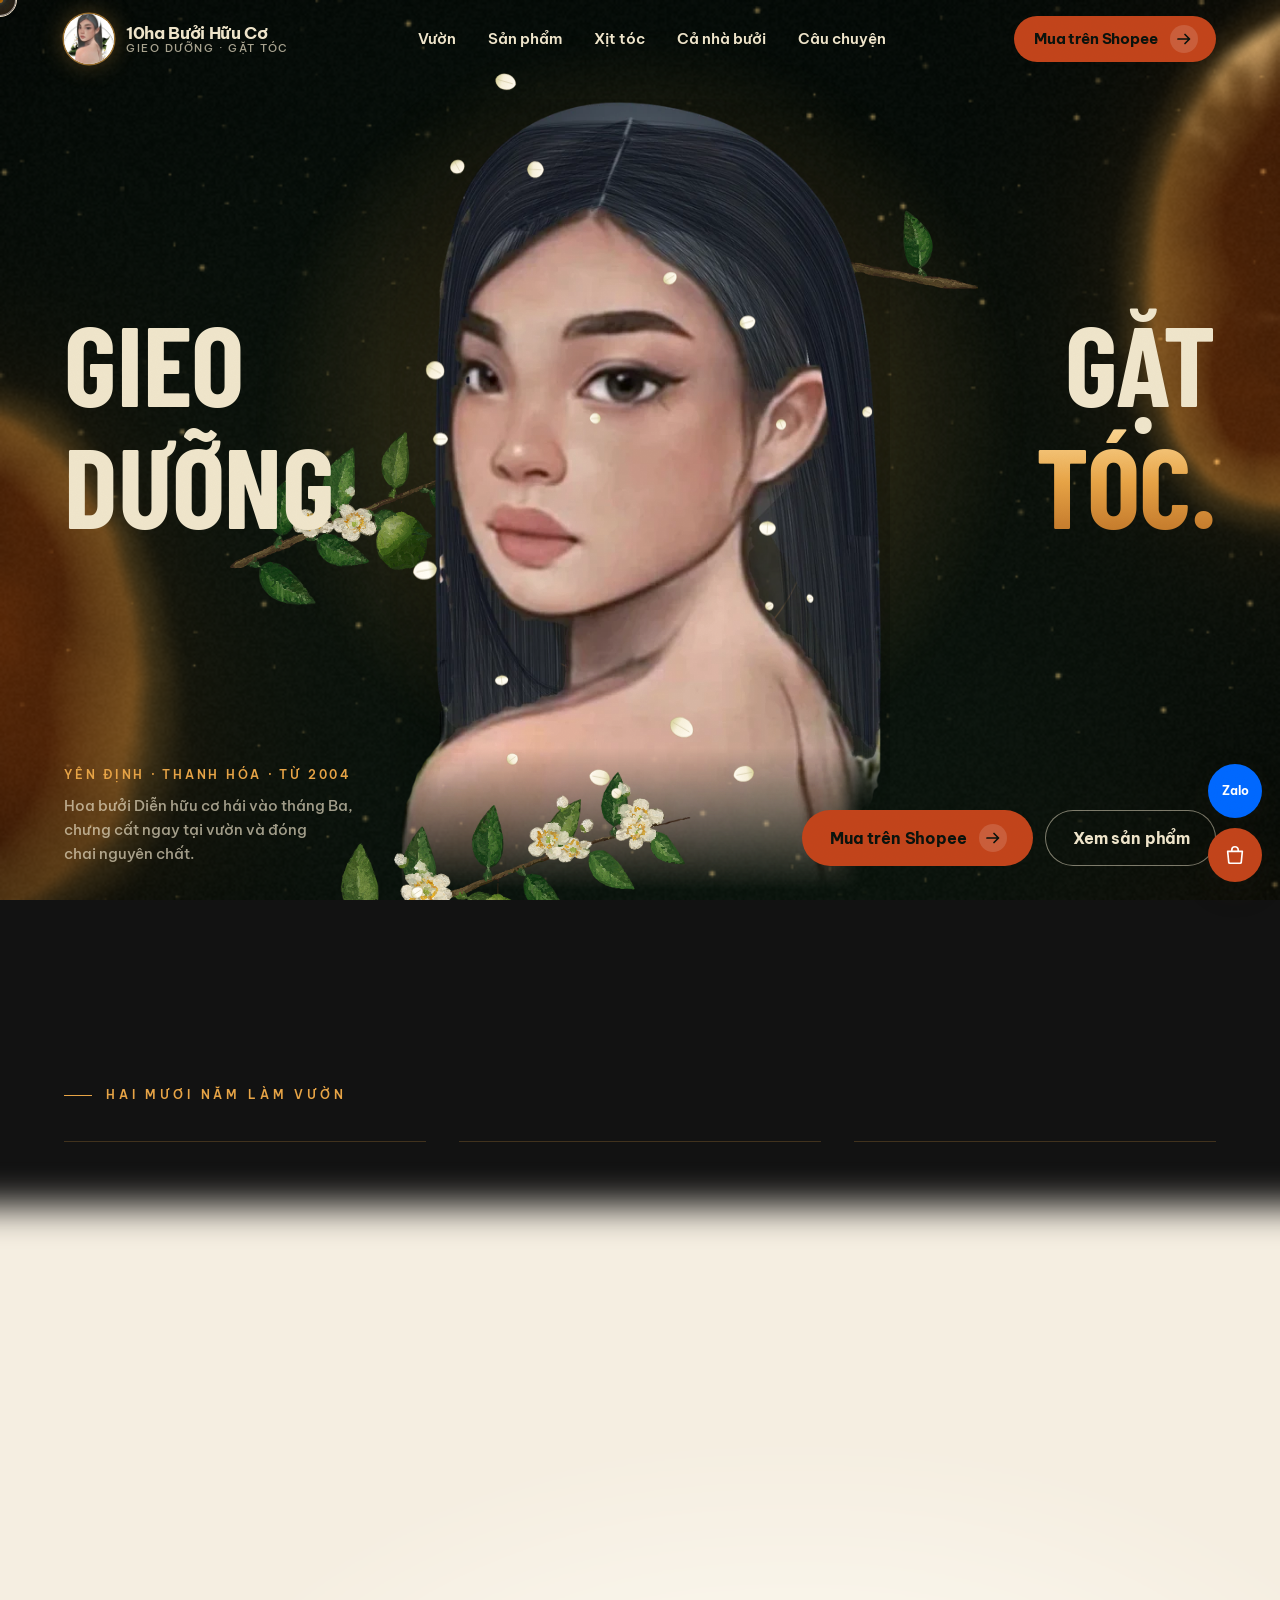
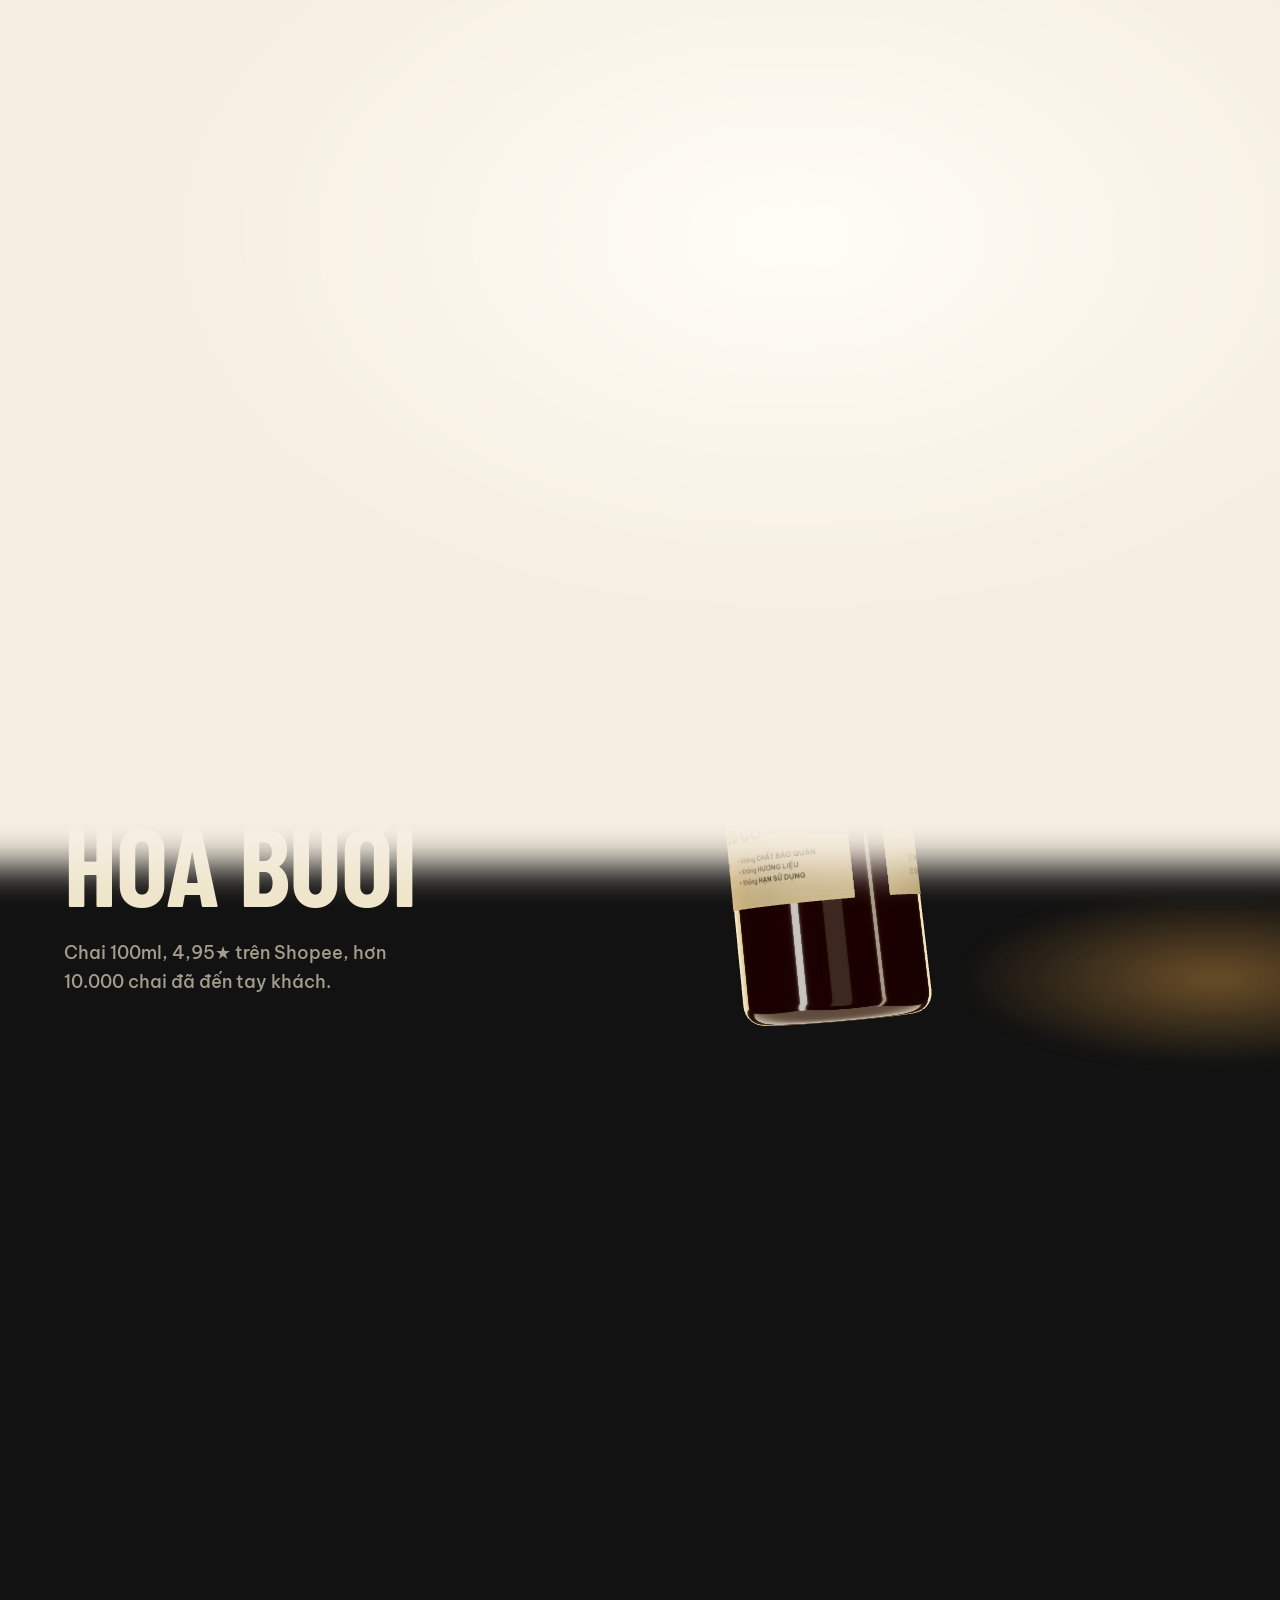
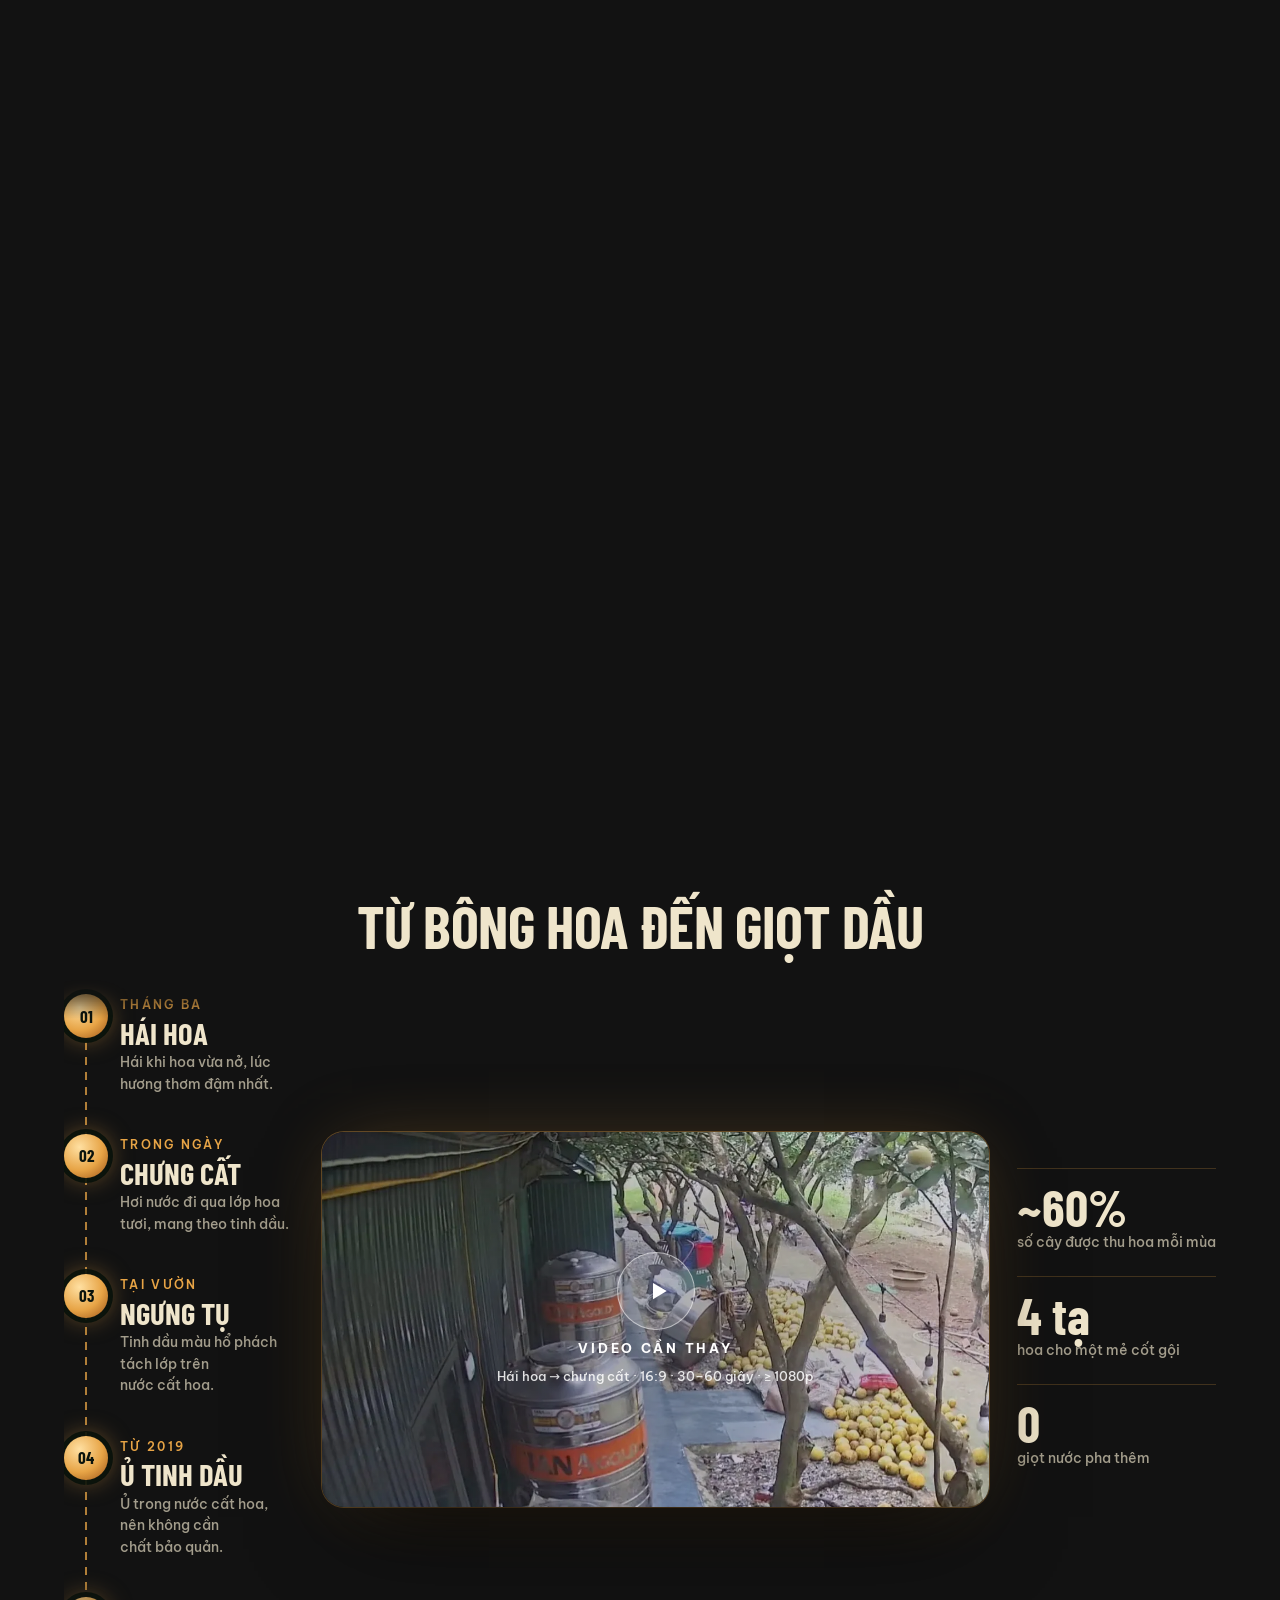
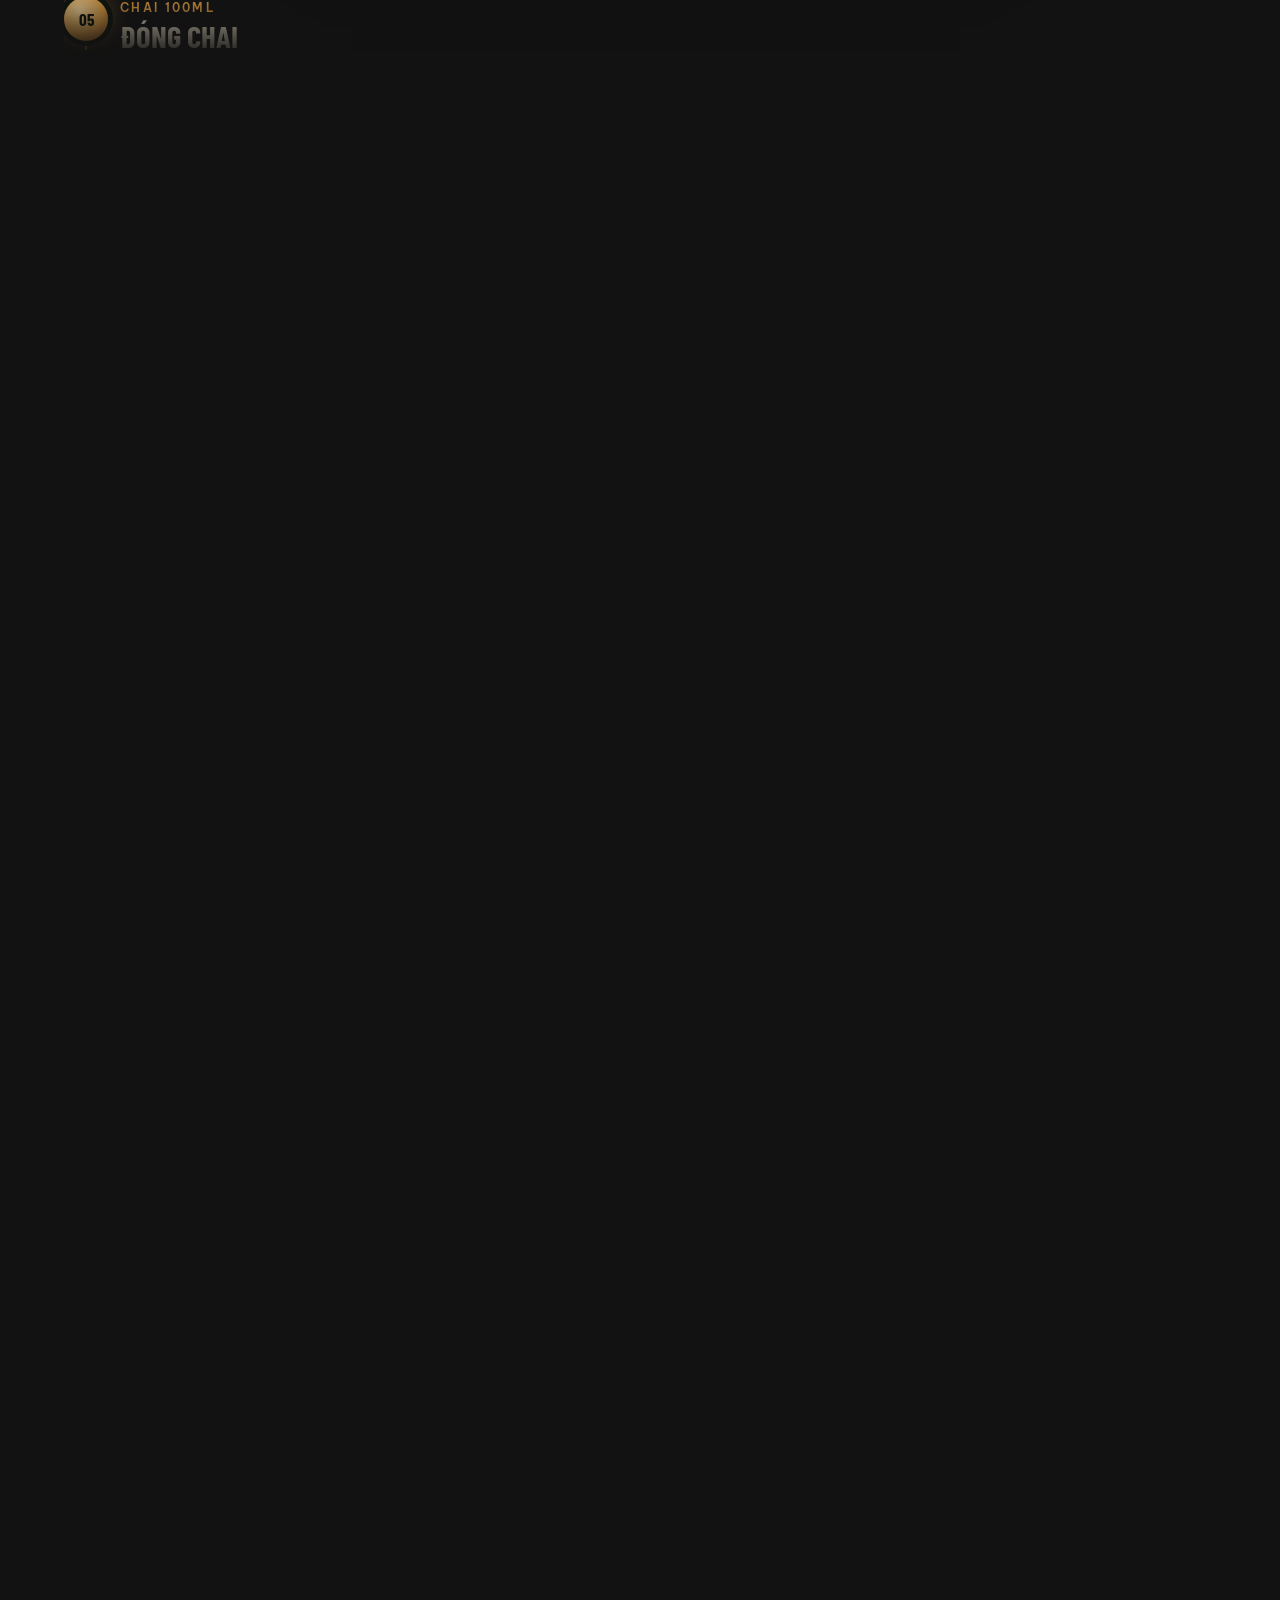
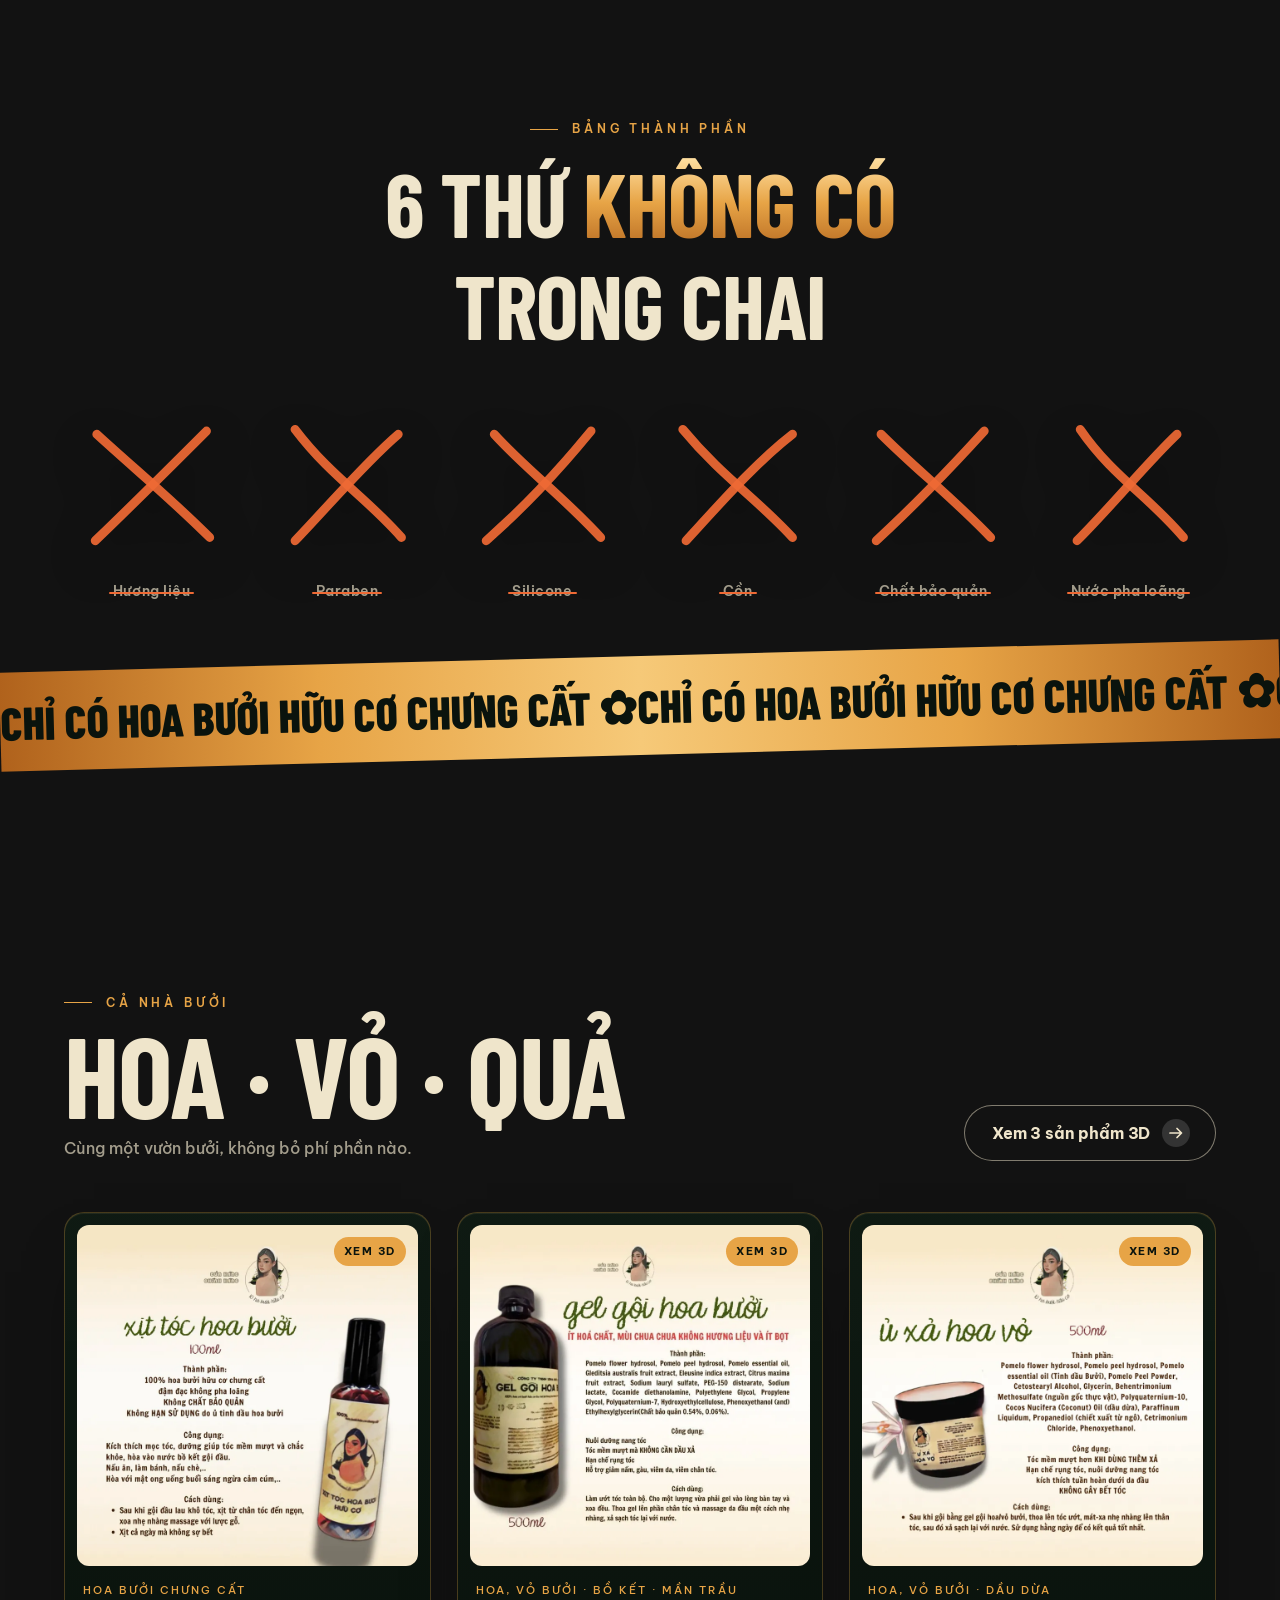
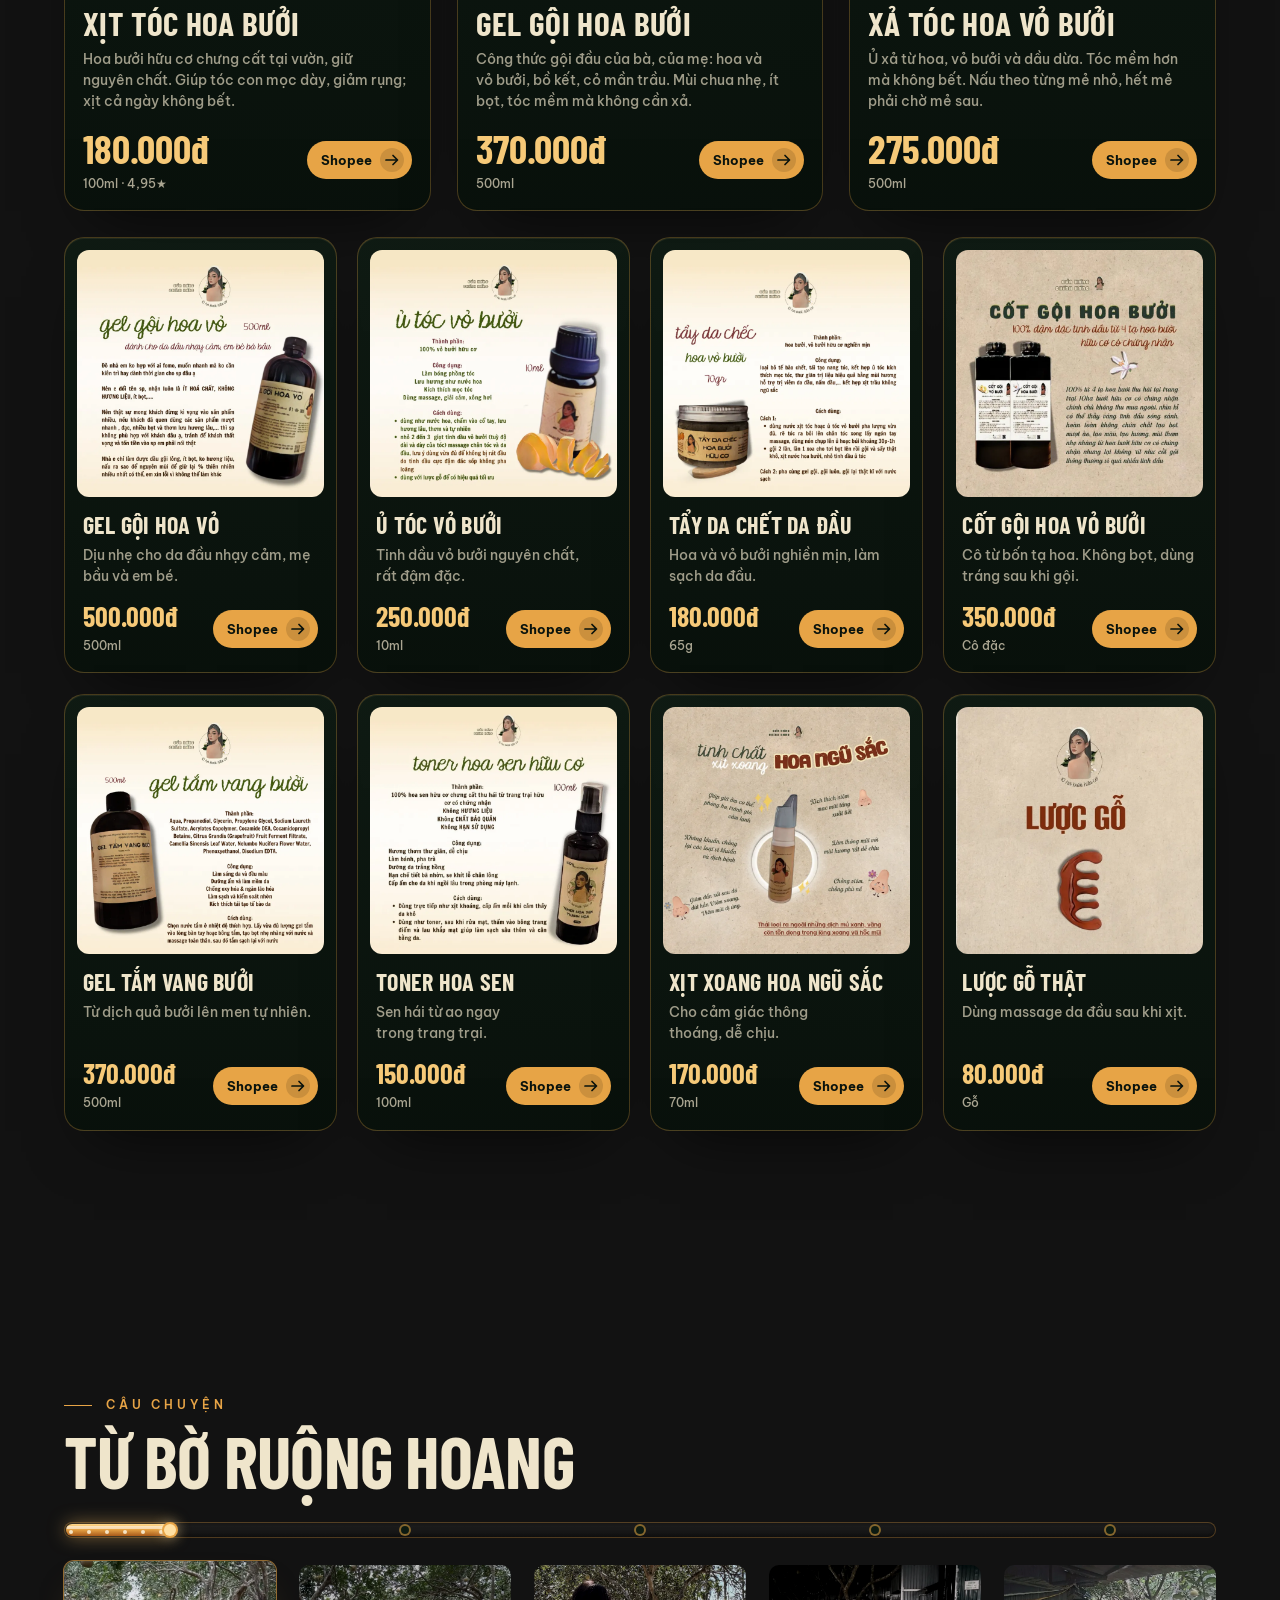
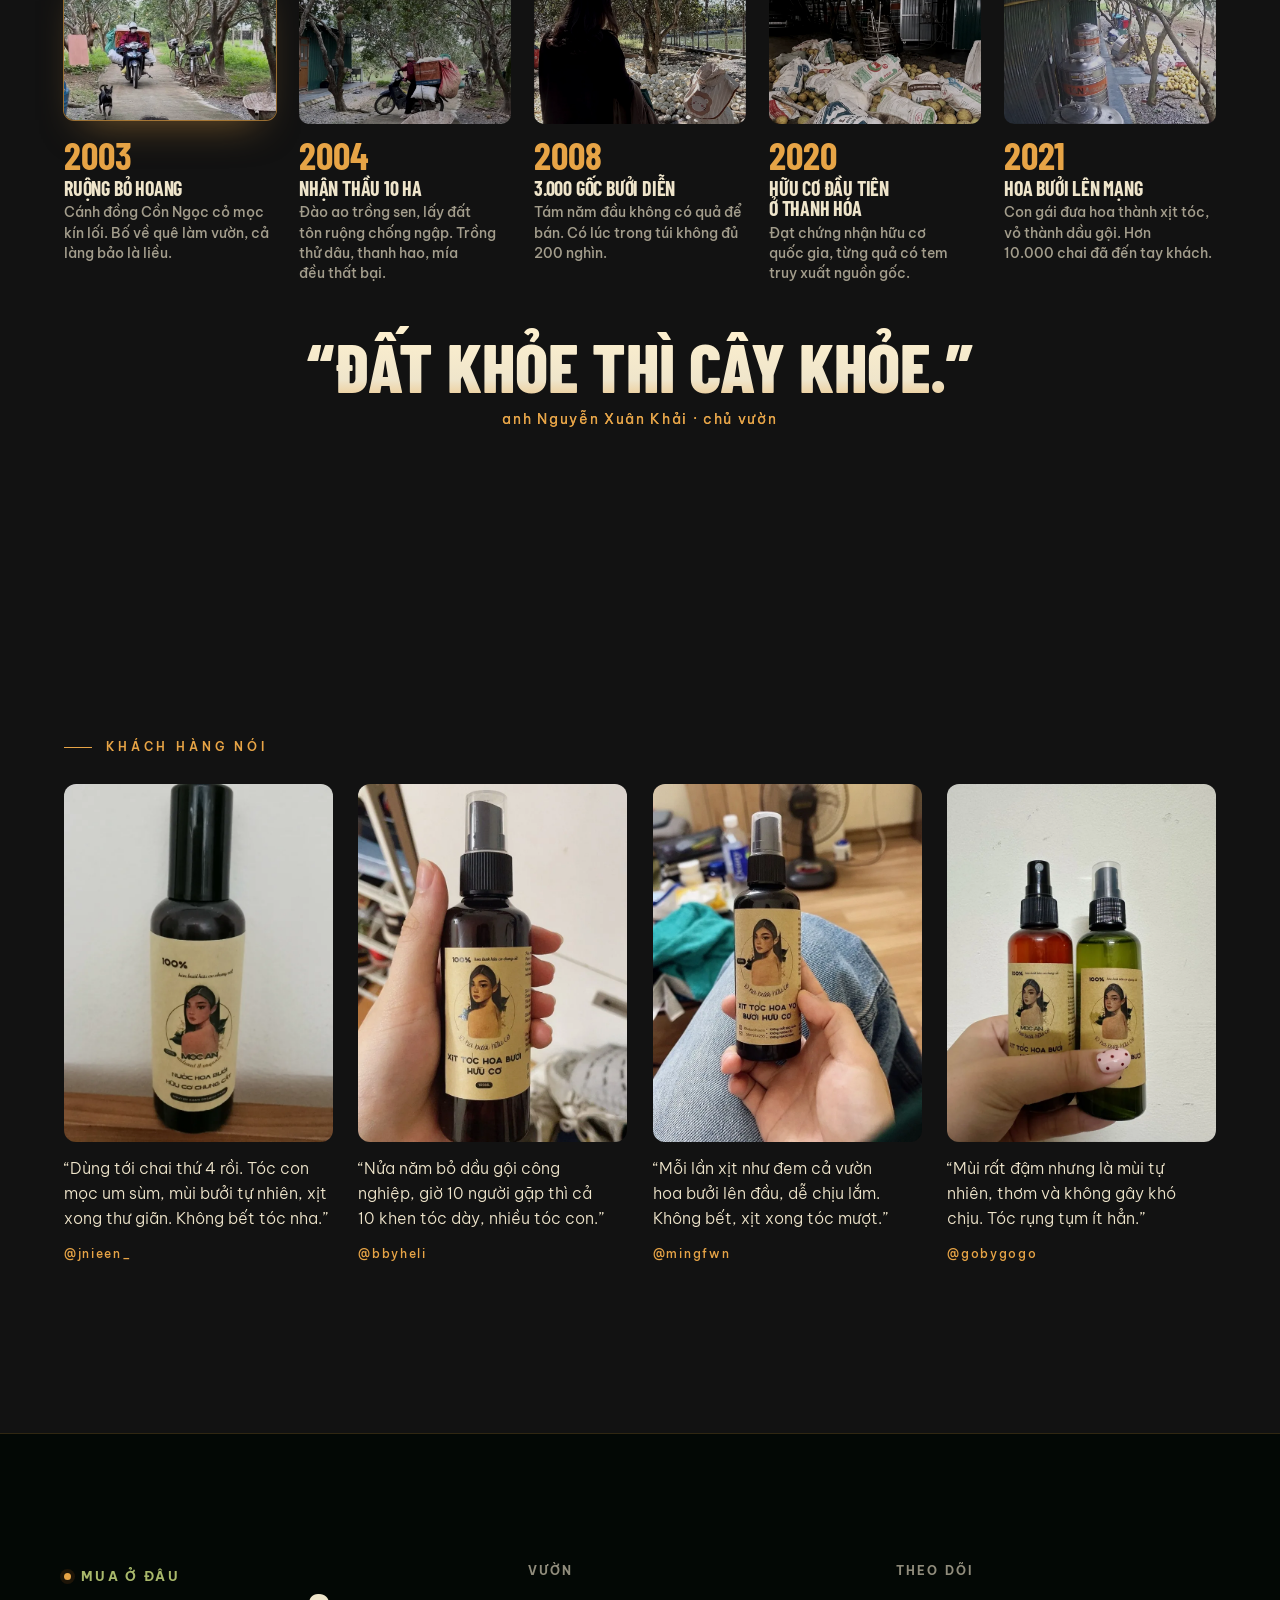
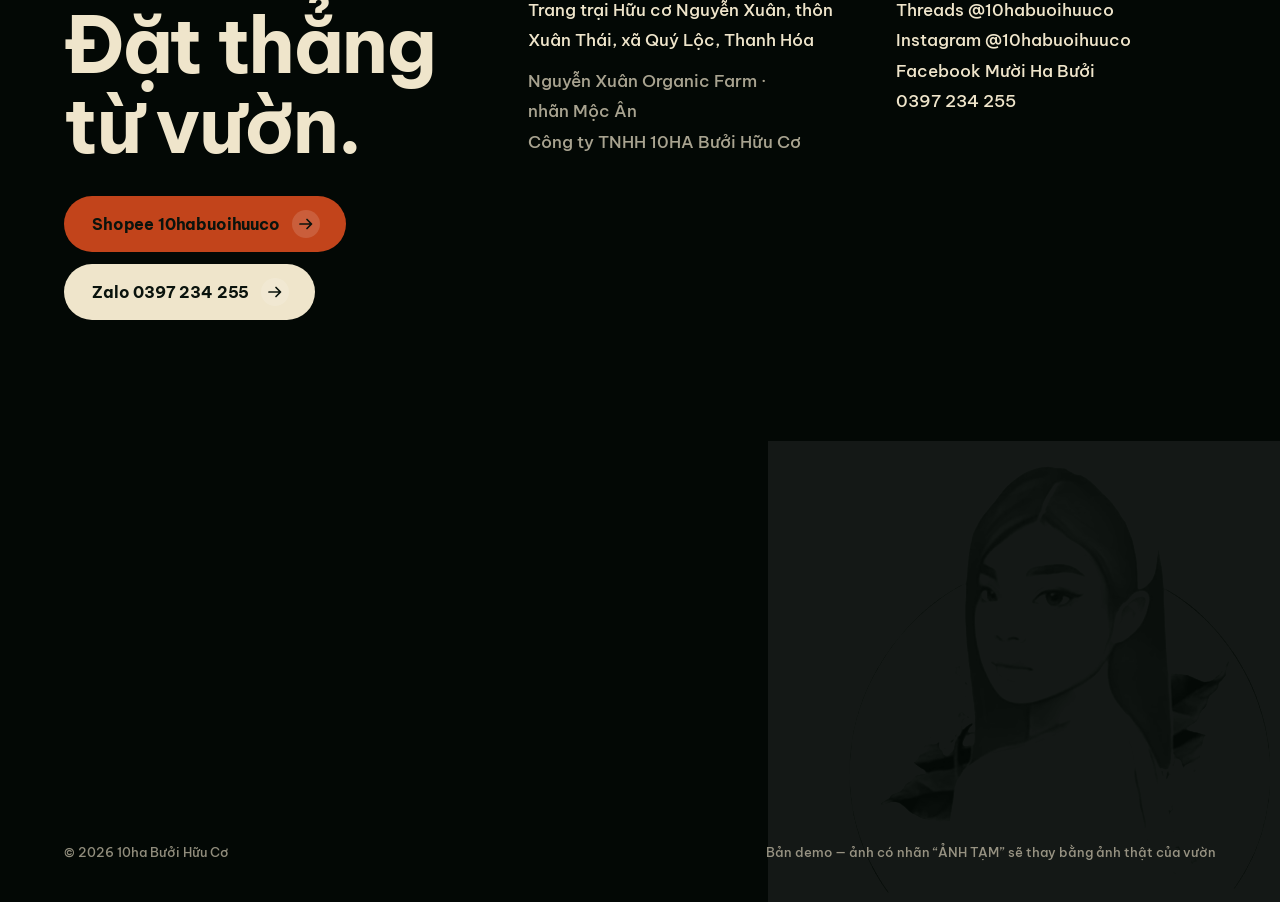
<file: index.html>
<!doctype html>
<html lang="vi">
  <head>
    <meta charset="UTF-8" />
    <meta name="viewport" content="width=device-width, initial-scale=1.0" />
    <meta name="theme-color" content="#07110b" />
    <title>10ha Bưởi Hữu Cơ — Xịt tóc hoa bưởi chưng cất từ vườn</title>
    <meta name="description" content="10ha bưởi Diễn hữu cơ ở Yên Định, Thanh Hóa. Hoa bưởi hái tháng 3, chưng cất ngay tại vườn thành xịt tóc 100% hoa bưởi — không hương liệu, không pha loãng." />
    <meta property="og:title" content="10ha Bưởi Hữu Cơ — Gieo dưỡng, gặt tóc" />
    <meta property="og:description" content="Xịt tóc hoa bưởi chưng cất từ 10ha bưởi Diễn hữu cơ, Thanh Hóa." />
    <meta property="og:image" content="./anh/vuon-binh-minh-1600.webp" />
    <link rel="icon" type="image/png" href="./thuong-hieu/mat-256.png" />
    <link rel="preconnect" href="https://fonts.googleapis.com" />
    <link rel="preconnect" href="https://fonts.gstatic.com" crossorigin />
    <link href="https://fonts.googleapis.com/css2?family=Be+Vietnam+Pro:wght@200;300;400;500;600;700&family=Barlow+Condensed:wght@500;600;700;800&family=Lexend:wght@300;400;500;600;700&family=Quicksand:wght@500;600;700&display=swap" rel="stylesheet" />
    <script type="module" crossorigin src="./assets/chu-DBH97wTc.js"></script>
    <link rel="modulepreload" crossorigin href="./assets/AnhSangChai-CORDwZZ_.js">
    <link rel="modulepreload" crossorigin href="./assets/ThanhPA-DB3s1_7H.js">
    <link rel="modulepreload" crossorigin href="./assets/SuongXit-BL5ZCLov.js">
    <link rel="stylesheet" crossorigin href="./assets/AnhSangChai-DWrb2cHy.css">
    <link rel="stylesheet" crossorigin href="./assets/ThanhPA-DY93MfKq.css">
    <link rel="stylesheet" crossorigin href="./assets/chu-DAbiaHV0.css">
  </head>
  <body>
    <div id="man-suong" class="che" aria-hidden="true"><i></i><i></i><i></i></div>
    <div id="root"></div>
  </body>
</html>
</file>
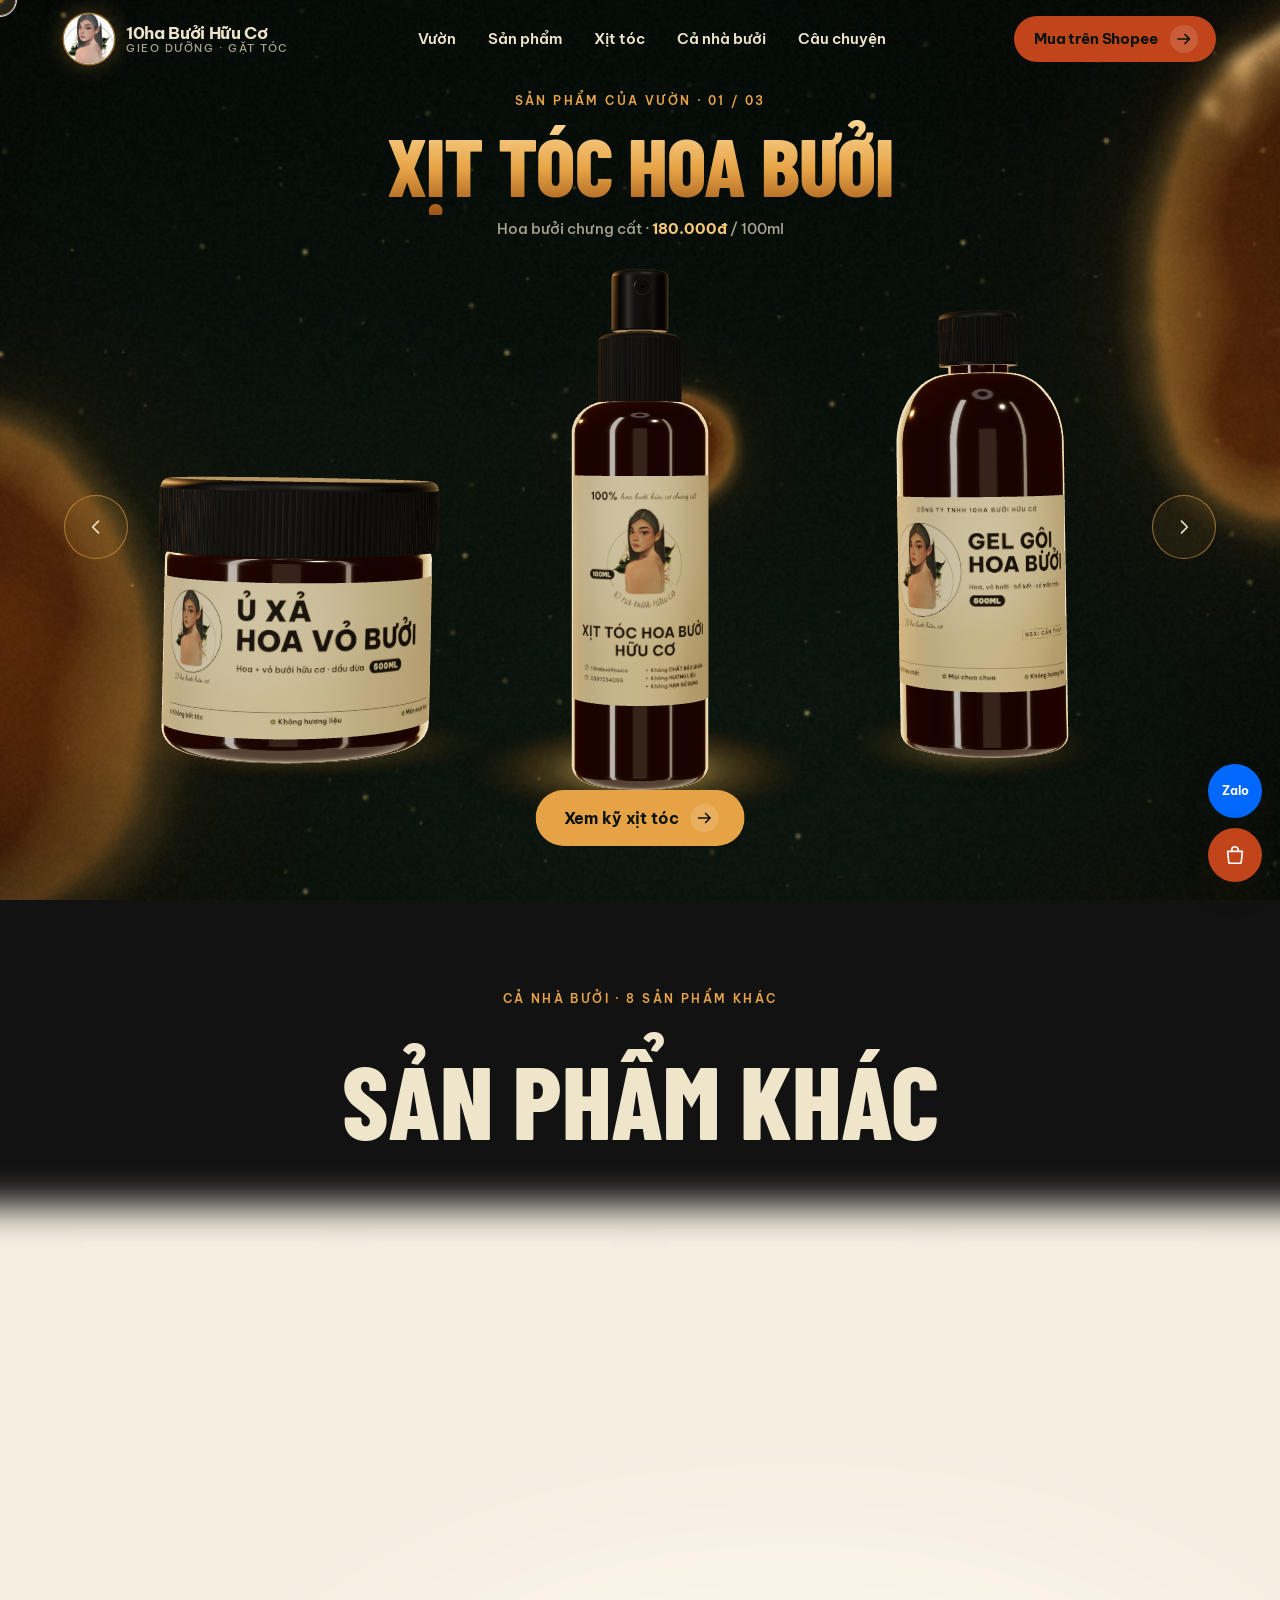
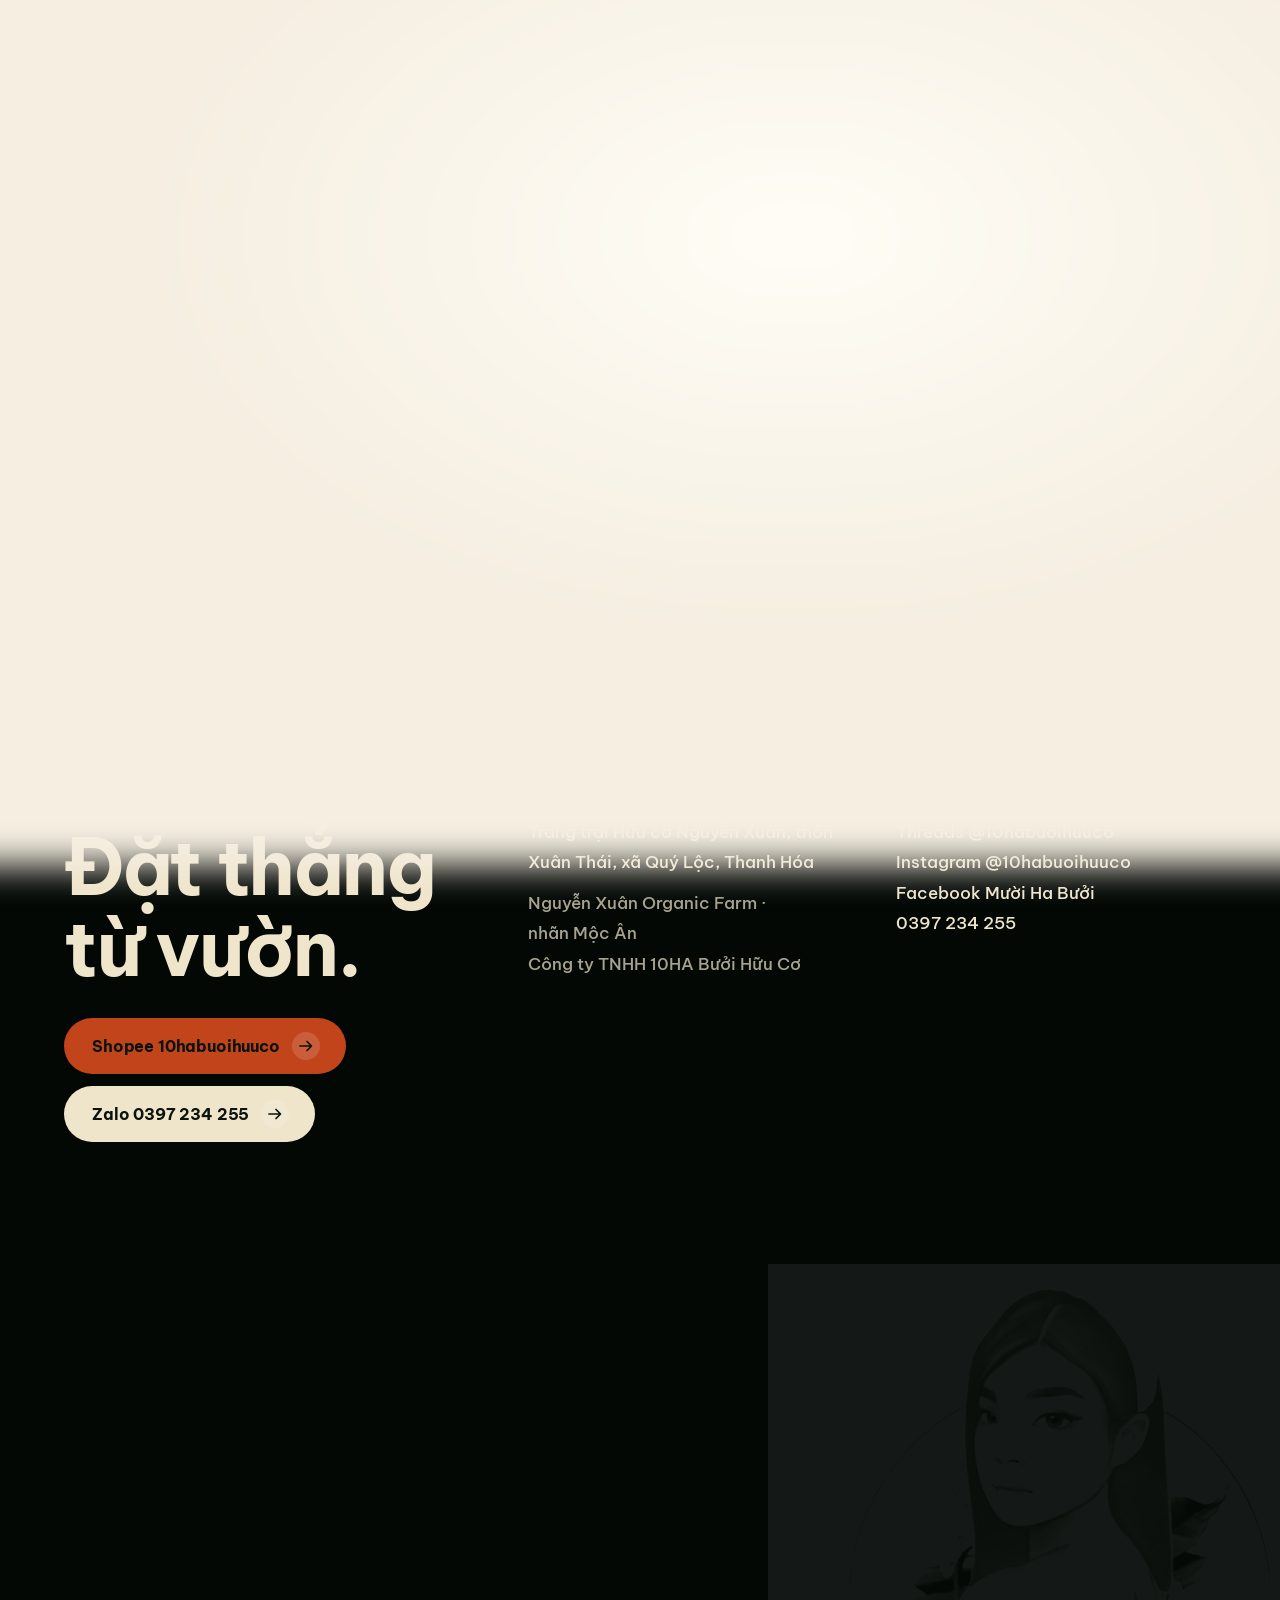
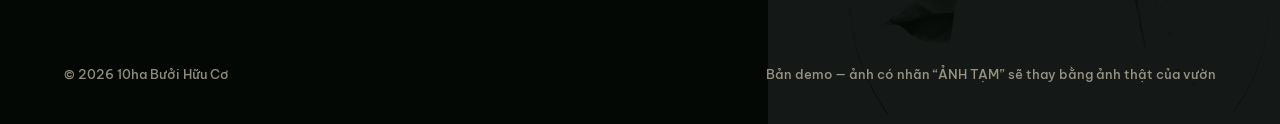
<file: san-pham.html>
<!doctype html>
<html lang="vi">
  <head>
    <meta charset="UTF-8" />
    <meta name="viewport" content="width=device-width, initial-scale=1.0" />
    <meta name="theme-color" content="#07110b" />
    <title>Sản phẩm — 10ha Bưởi Hữu Cơ</title>
    <meta name="description" content="Xịt tóc hoa bưởi, gel gội hoa bưởi, xả tóc hoa vỏ bưởi — 3 sản phẩm chính của 10ha Bưởi Hữu Cơ, xem 3D từng chai, đọc từng dòng nhãn." />
    <meta property="og:title" content="10ha Bưởi Hữu Cơ — Gieo dưỡng, gặt tóc" />
    <meta property="og:description" content="Xịt tóc hoa bưởi chưng cất từ 10ha bưởi Diễn hữu cơ, Thanh Hóa." />
    <meta property="og:image" content="./anh/vuon-binh-minh-1600.webp" />
    <link rel="icon" type="image/png" href="./thuong-hieu/mat-256.png" />
    <link rel="preconnect" href="https://fonts.googleapis.com" />
    <link rel="preconnect" href="https://fonts.gstatic.com" crossorigin />
    <link href="https://fonts.googleapis.com/css2?family=Be+Vietnam+Pro:wght@200;300;400;500;600;700&family=Barlow+Condensed:wght@500;600;700;800&family=Lexend:wght@300;400;500;600;700&family=Quicksand:wght@500;600;700&display=swap" rel="stylesheet" />
    <script type="module" crossorigin src="./assets/sanPham-DLUnexmh.js"></script>
    <link rel="modulepreload" crossorigin href="./assets/AnhSangChai-CORDwZZ_.js">
    <link rel="modulepreload" crossorigin href="./assets/ThanhPA-DB3s1_7H.js">
    <link rel="stylesheet" crossorigin href="./assets/AnhSangChai-DWrb2cHy.css">
    <link rel="stylesheet" crossorigin href="./assets/ThanhPA-DY93MfKq.css">
    <link rel="stylesheet" crossorigin href="./assets/sanPham-Xsy3eL-d.css">
  </head>
  <body>
    <div id="man-suong" class="che" aria-hidden="true"><i></i><i></i><i></i></div>
    <div id="root"></div>
  </body>
</html>
</file>
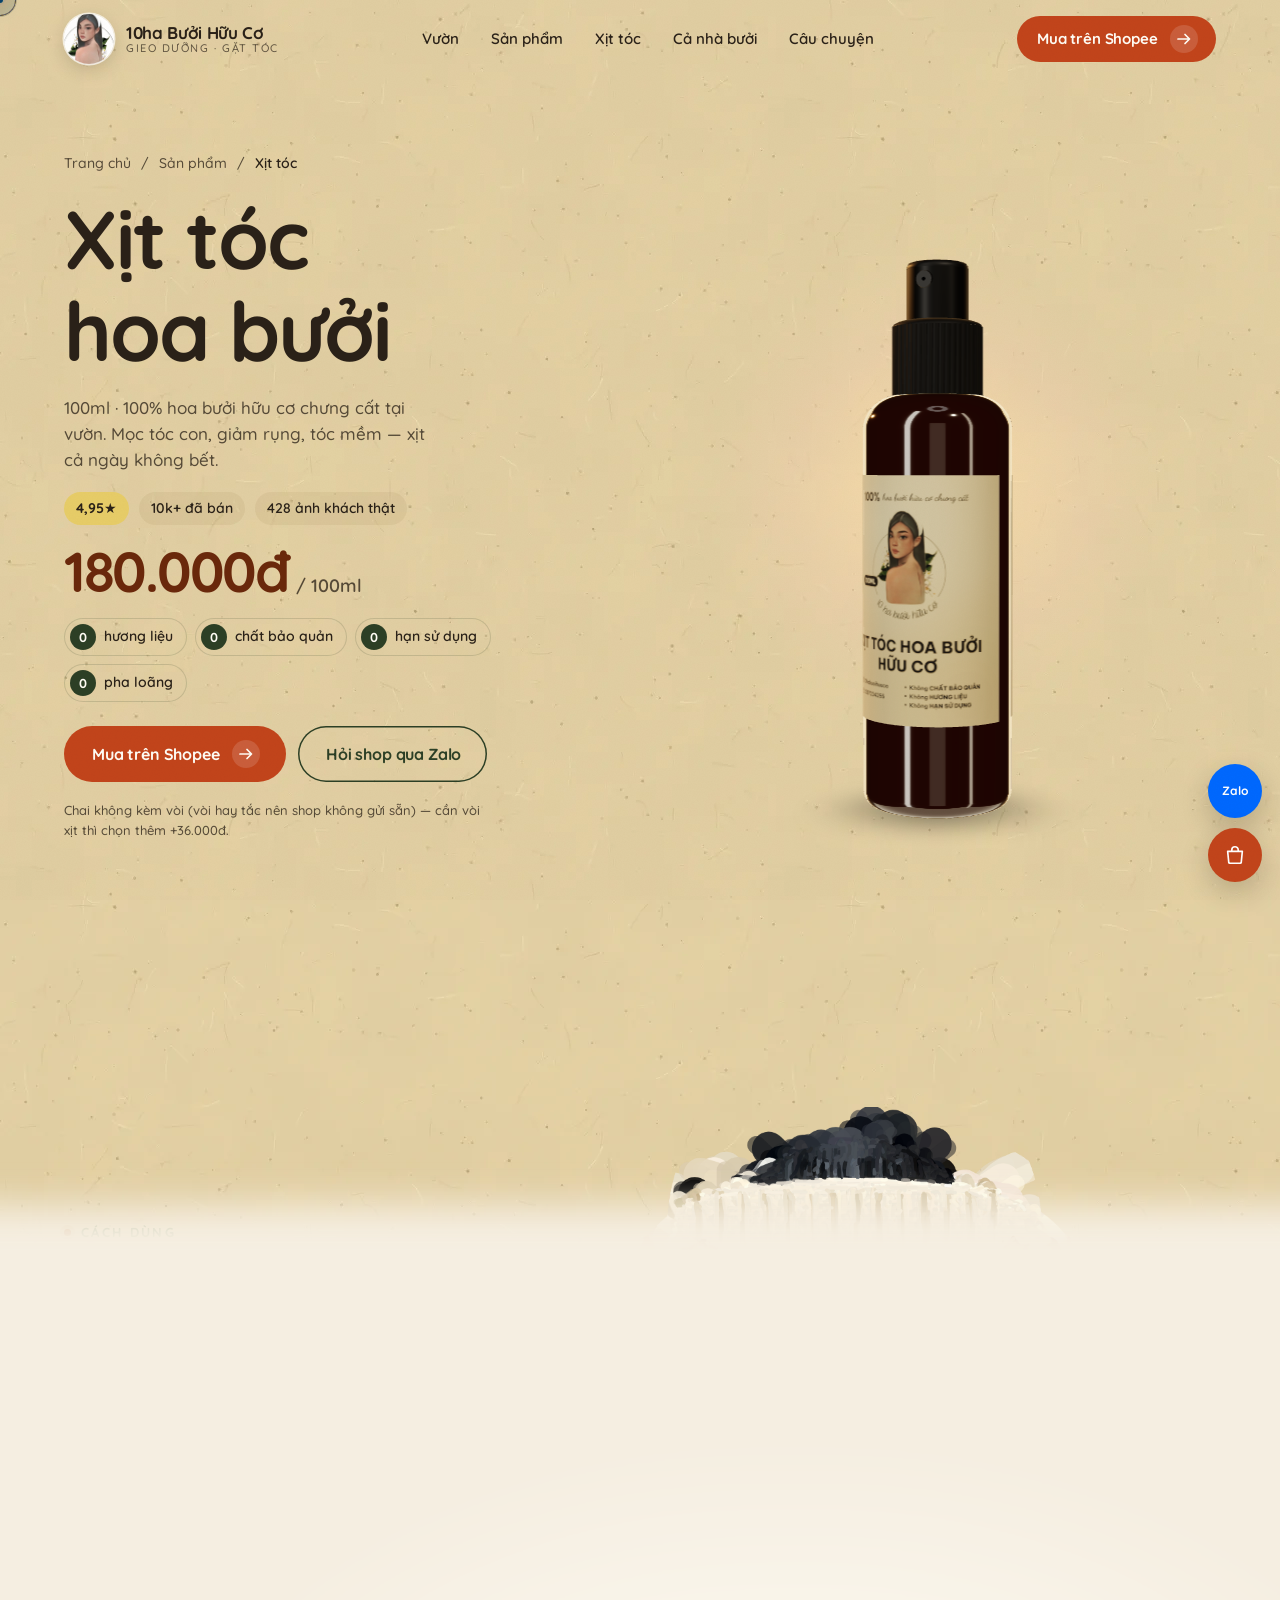
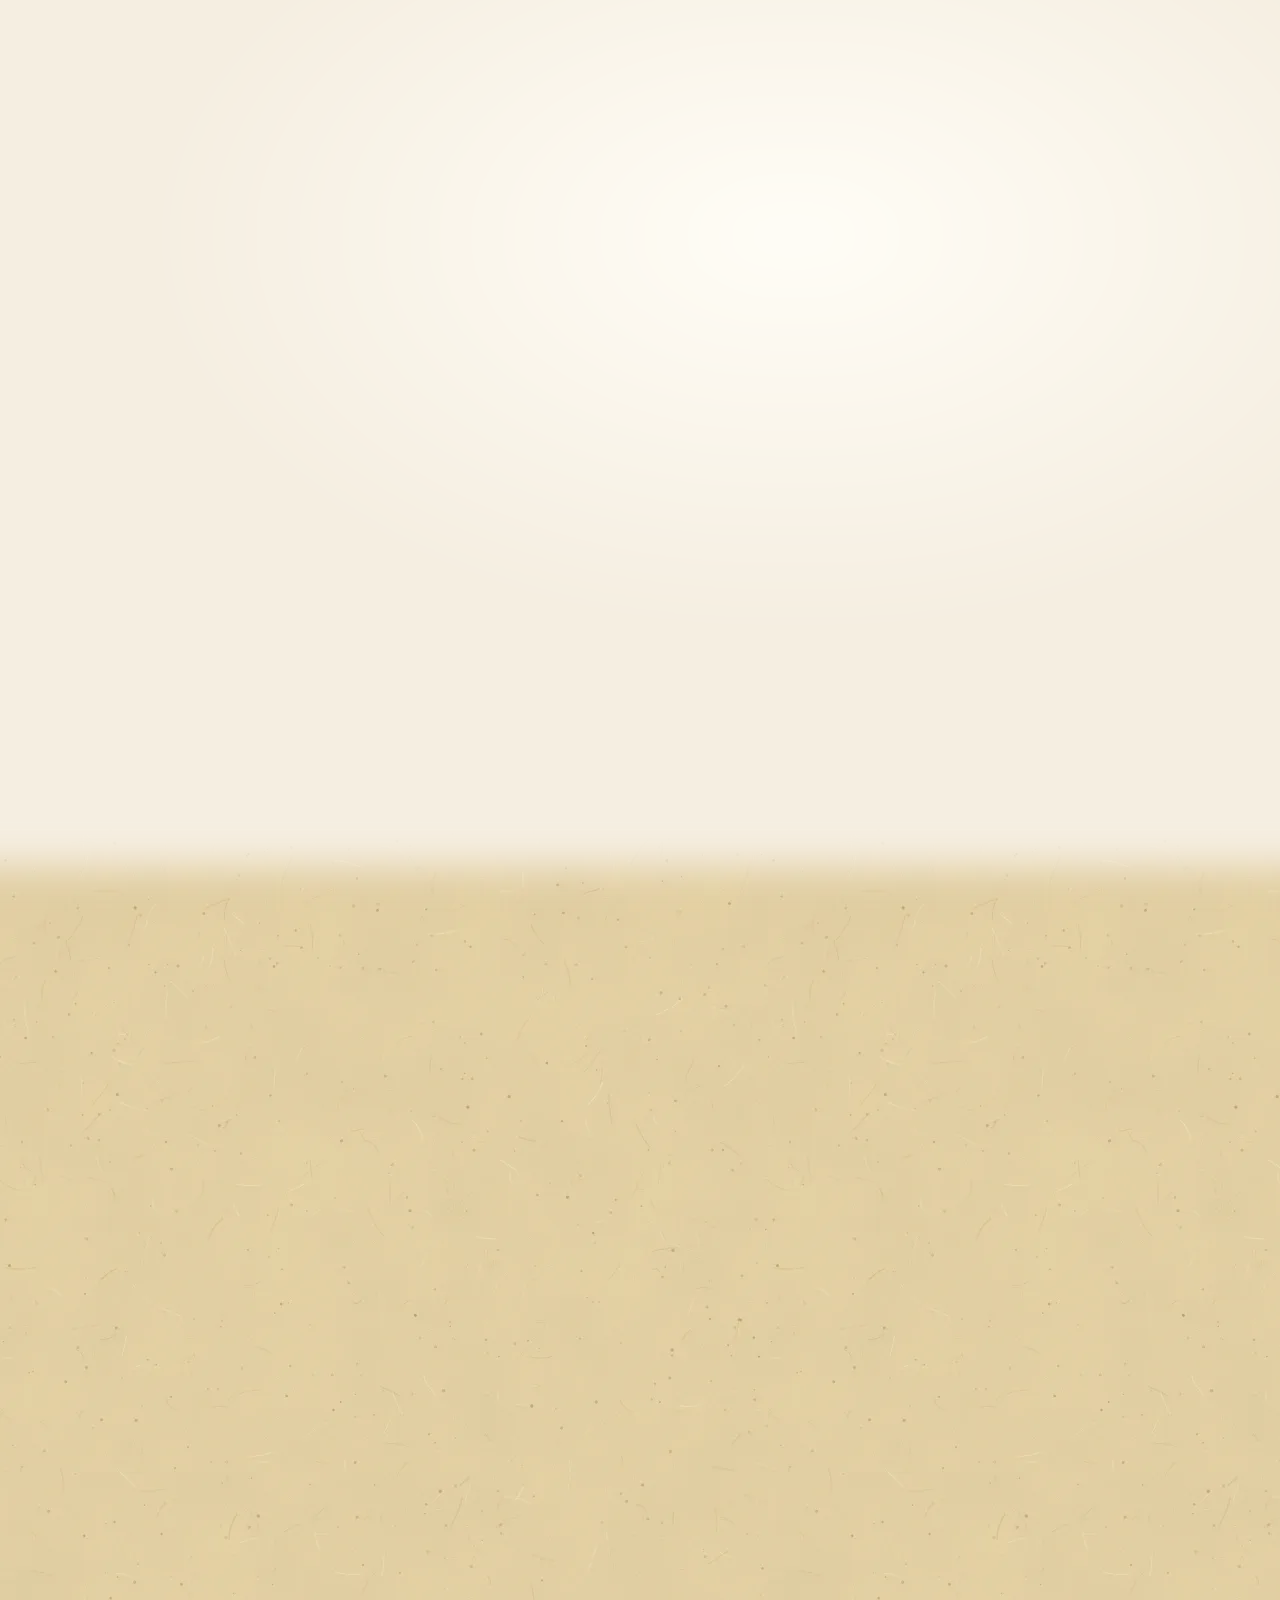
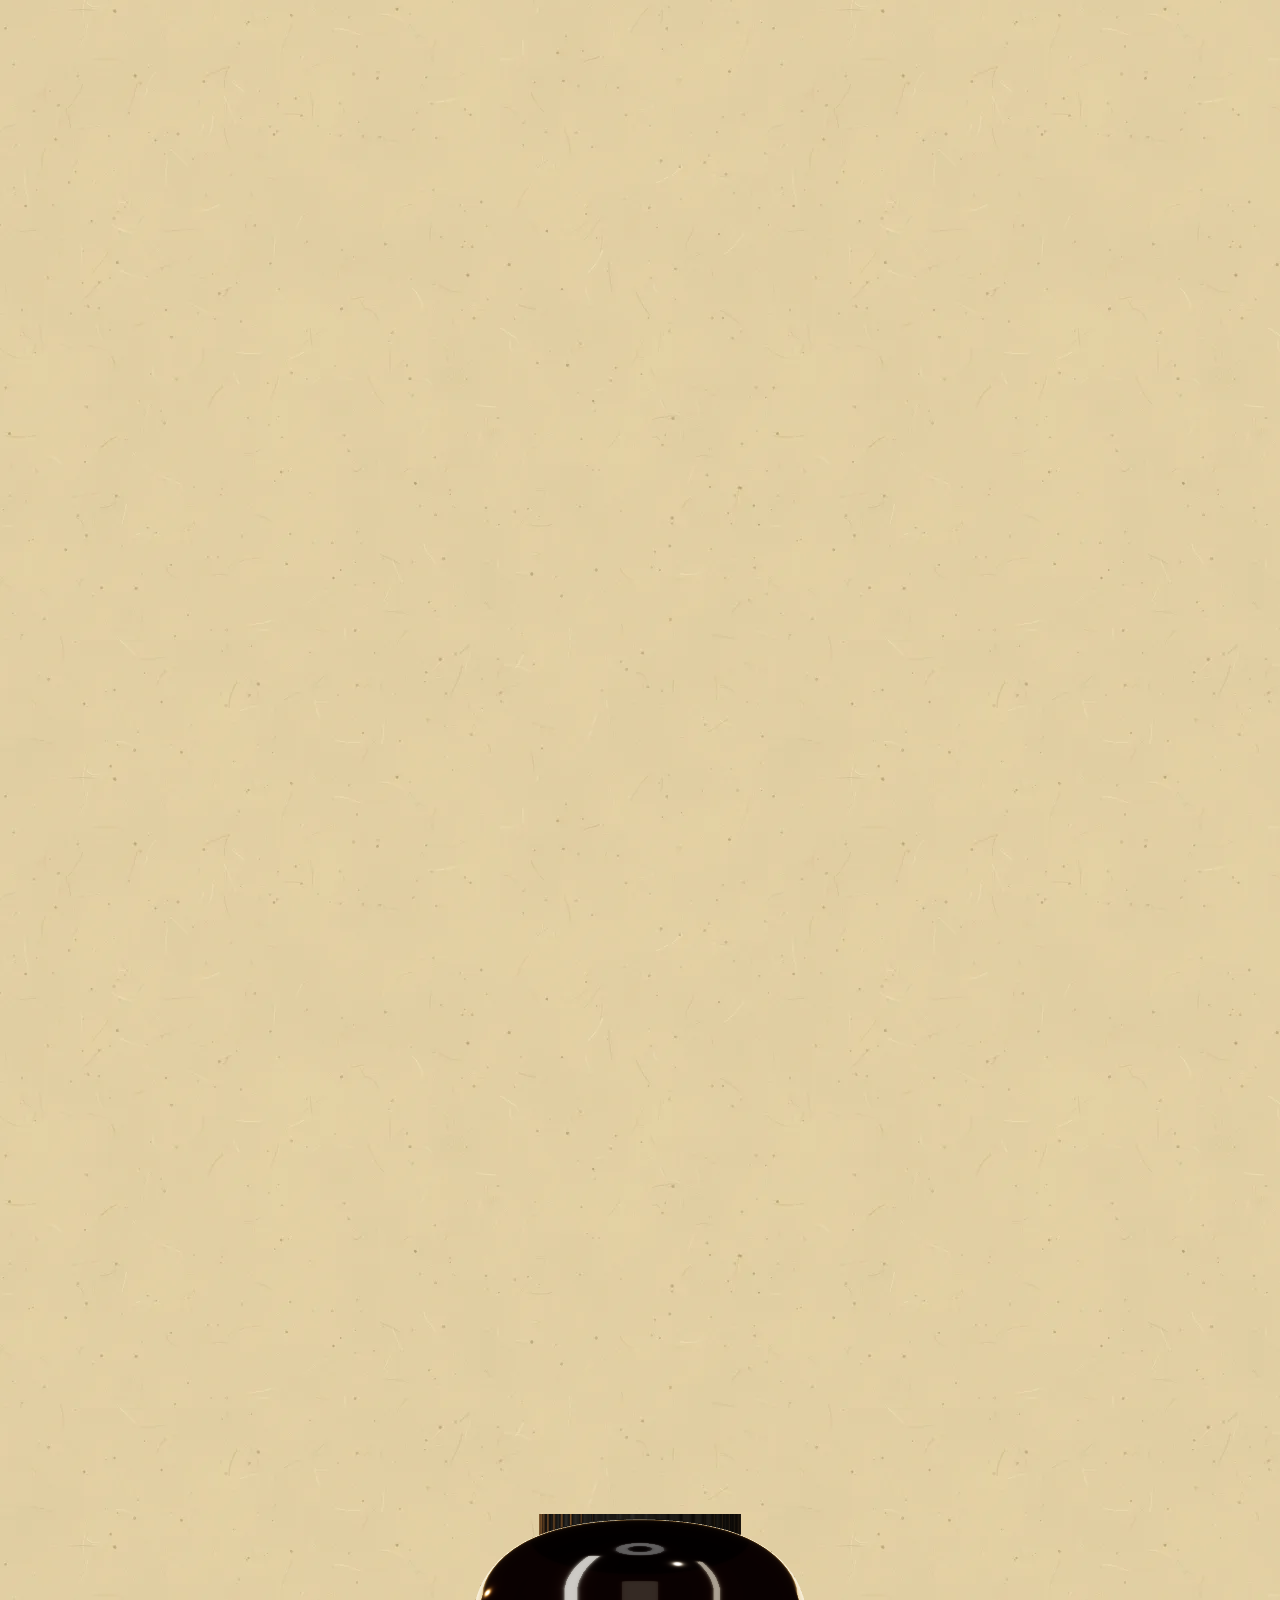
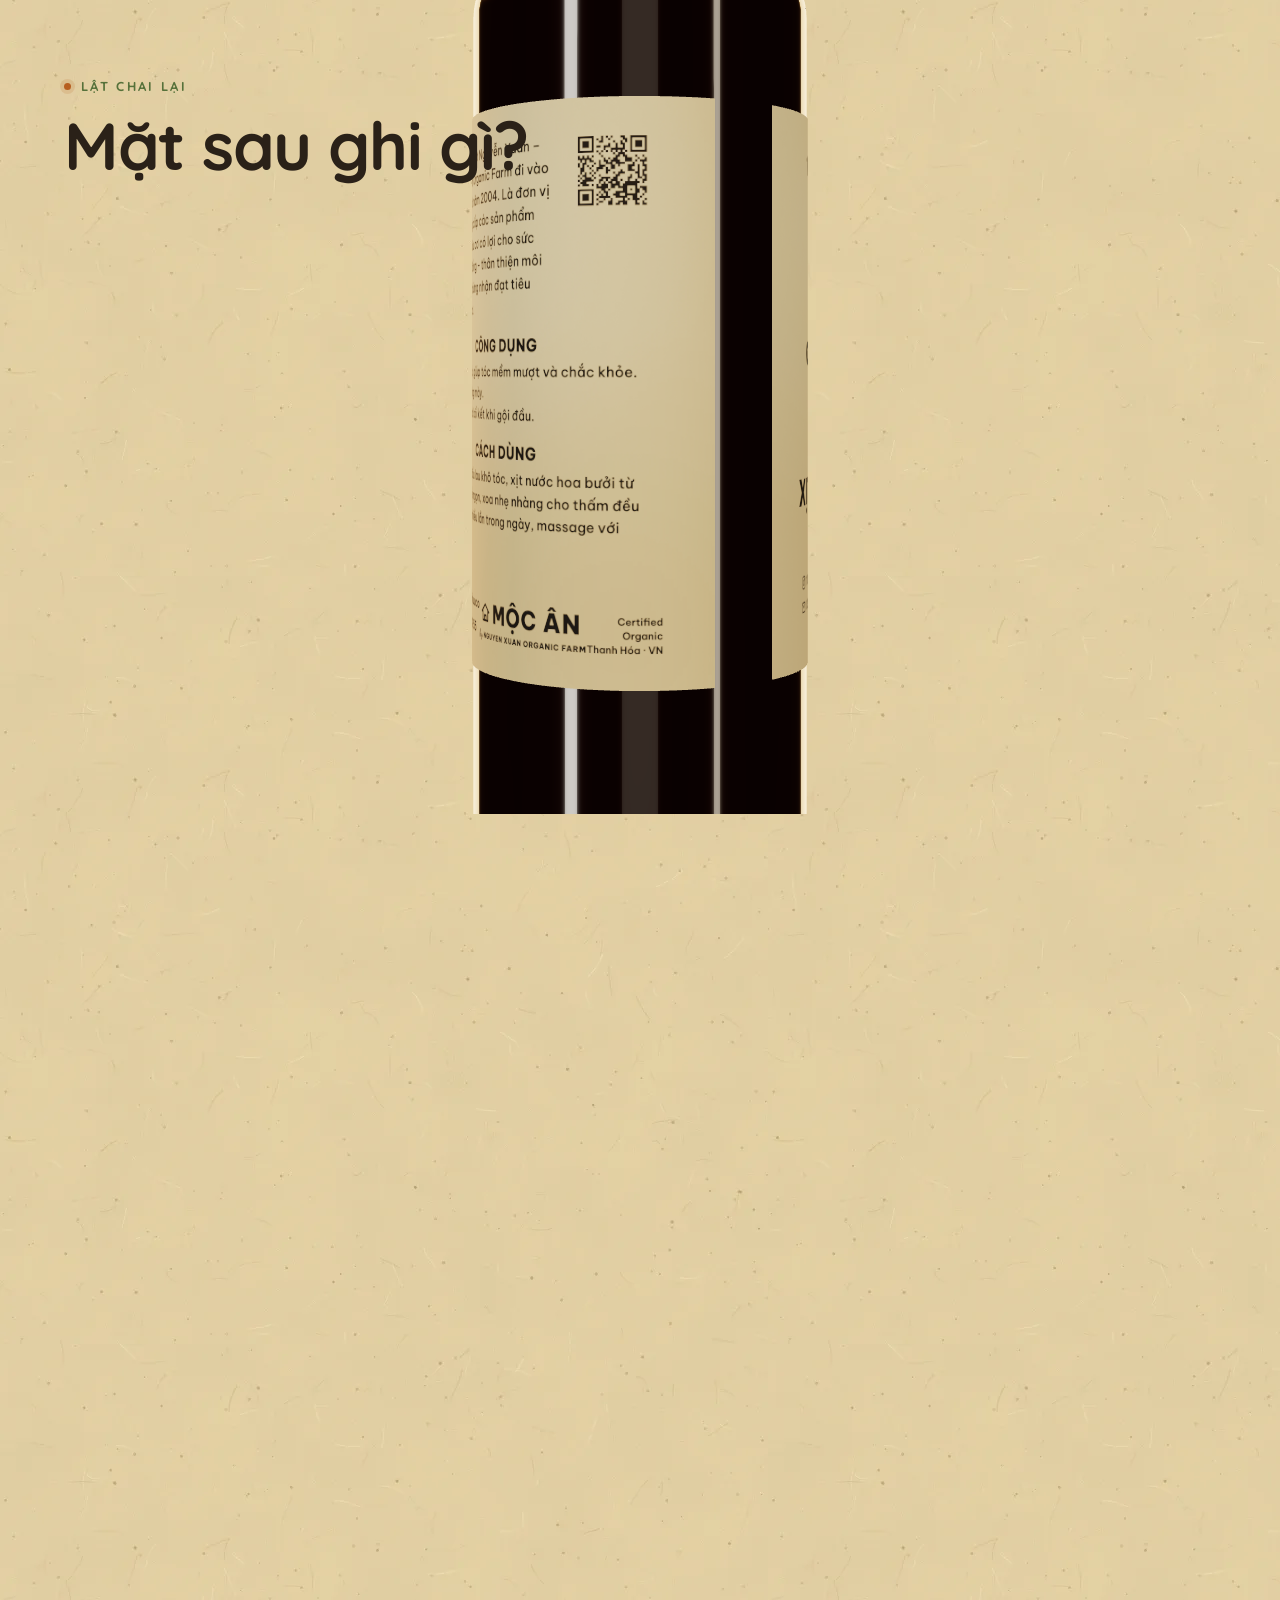
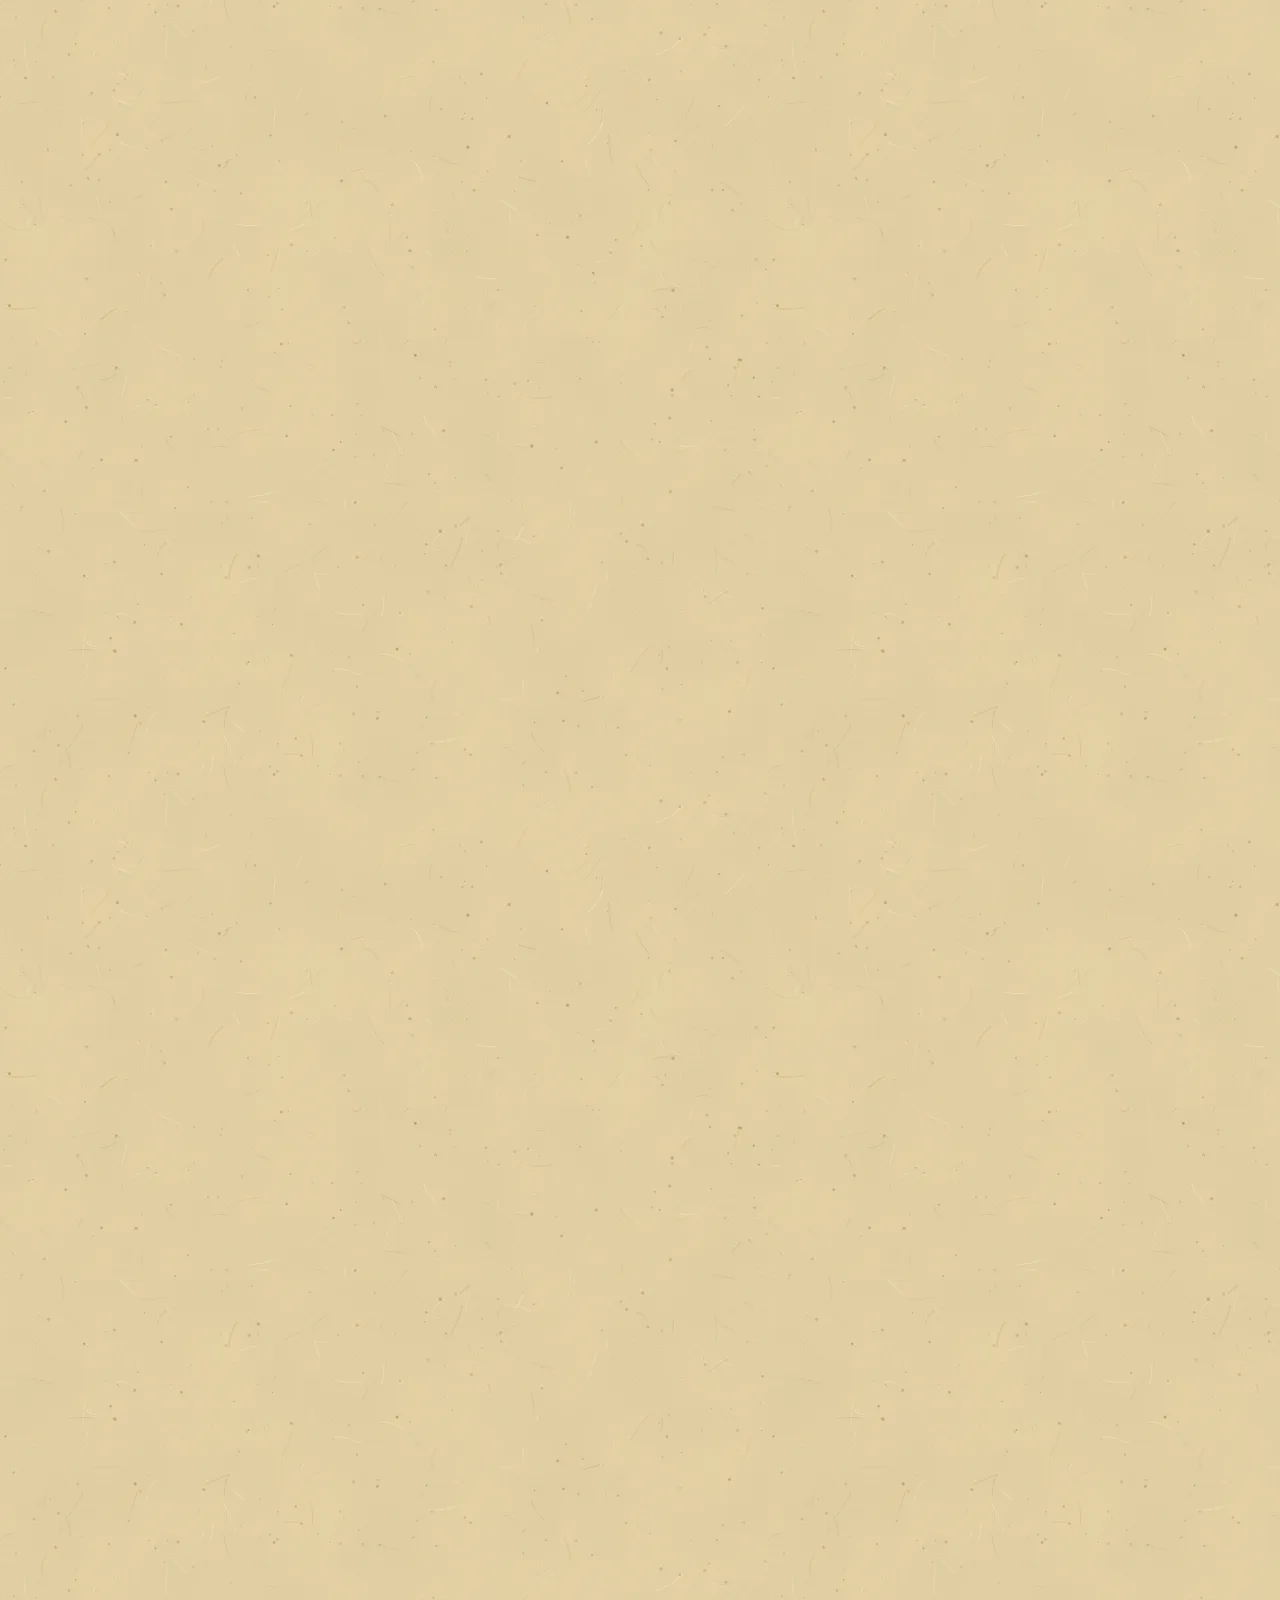
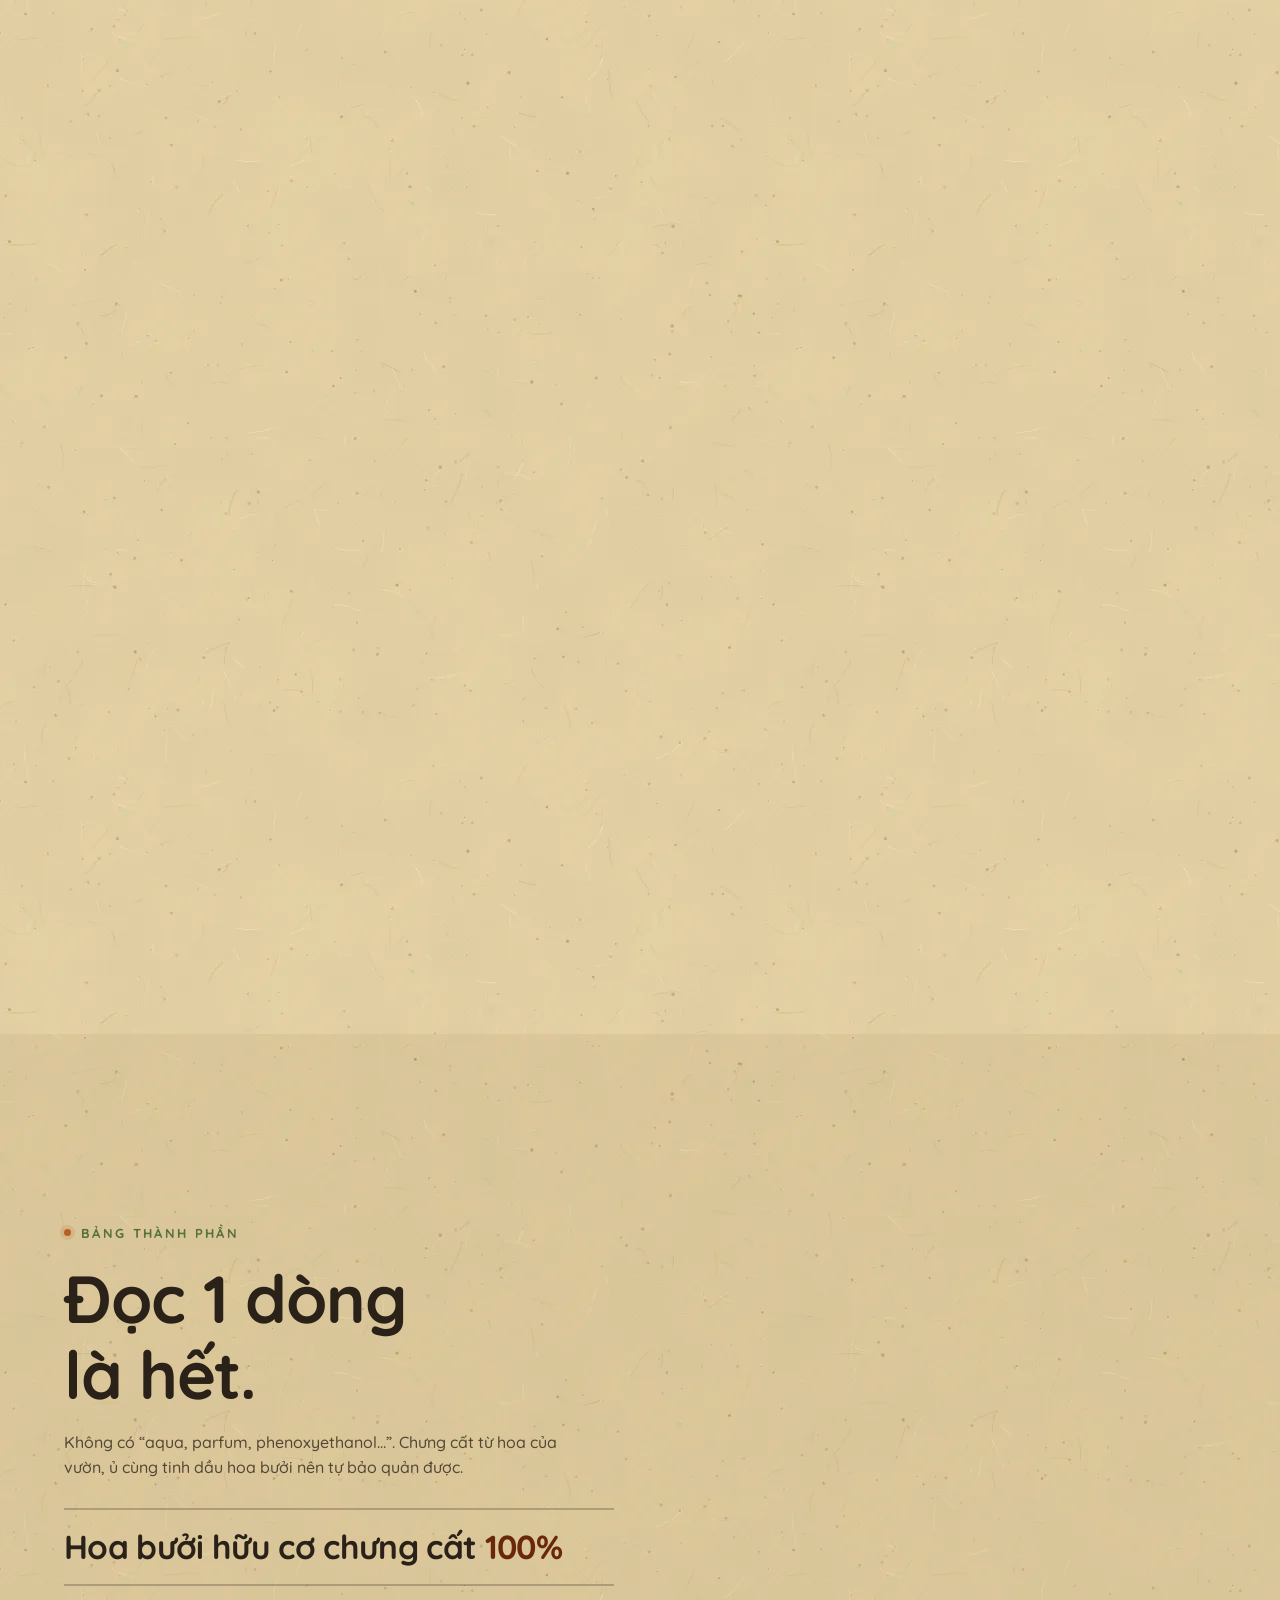
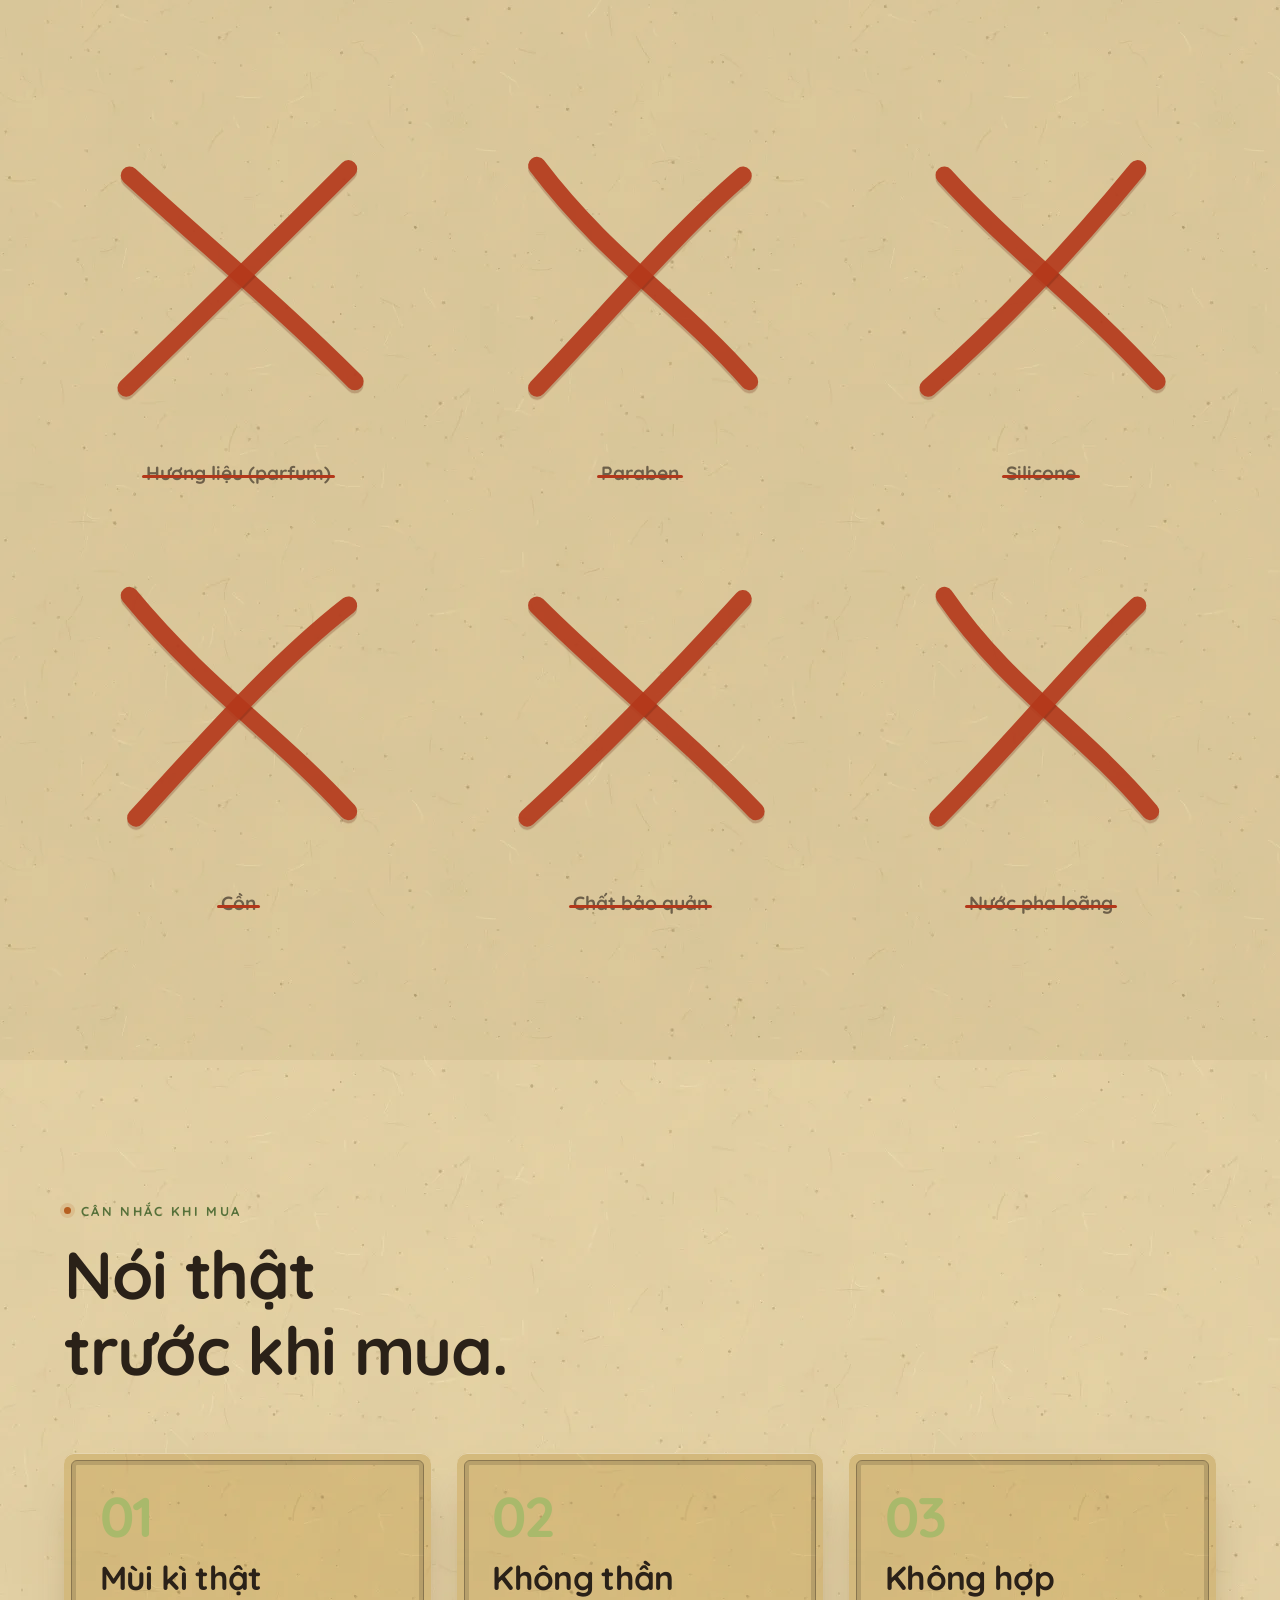
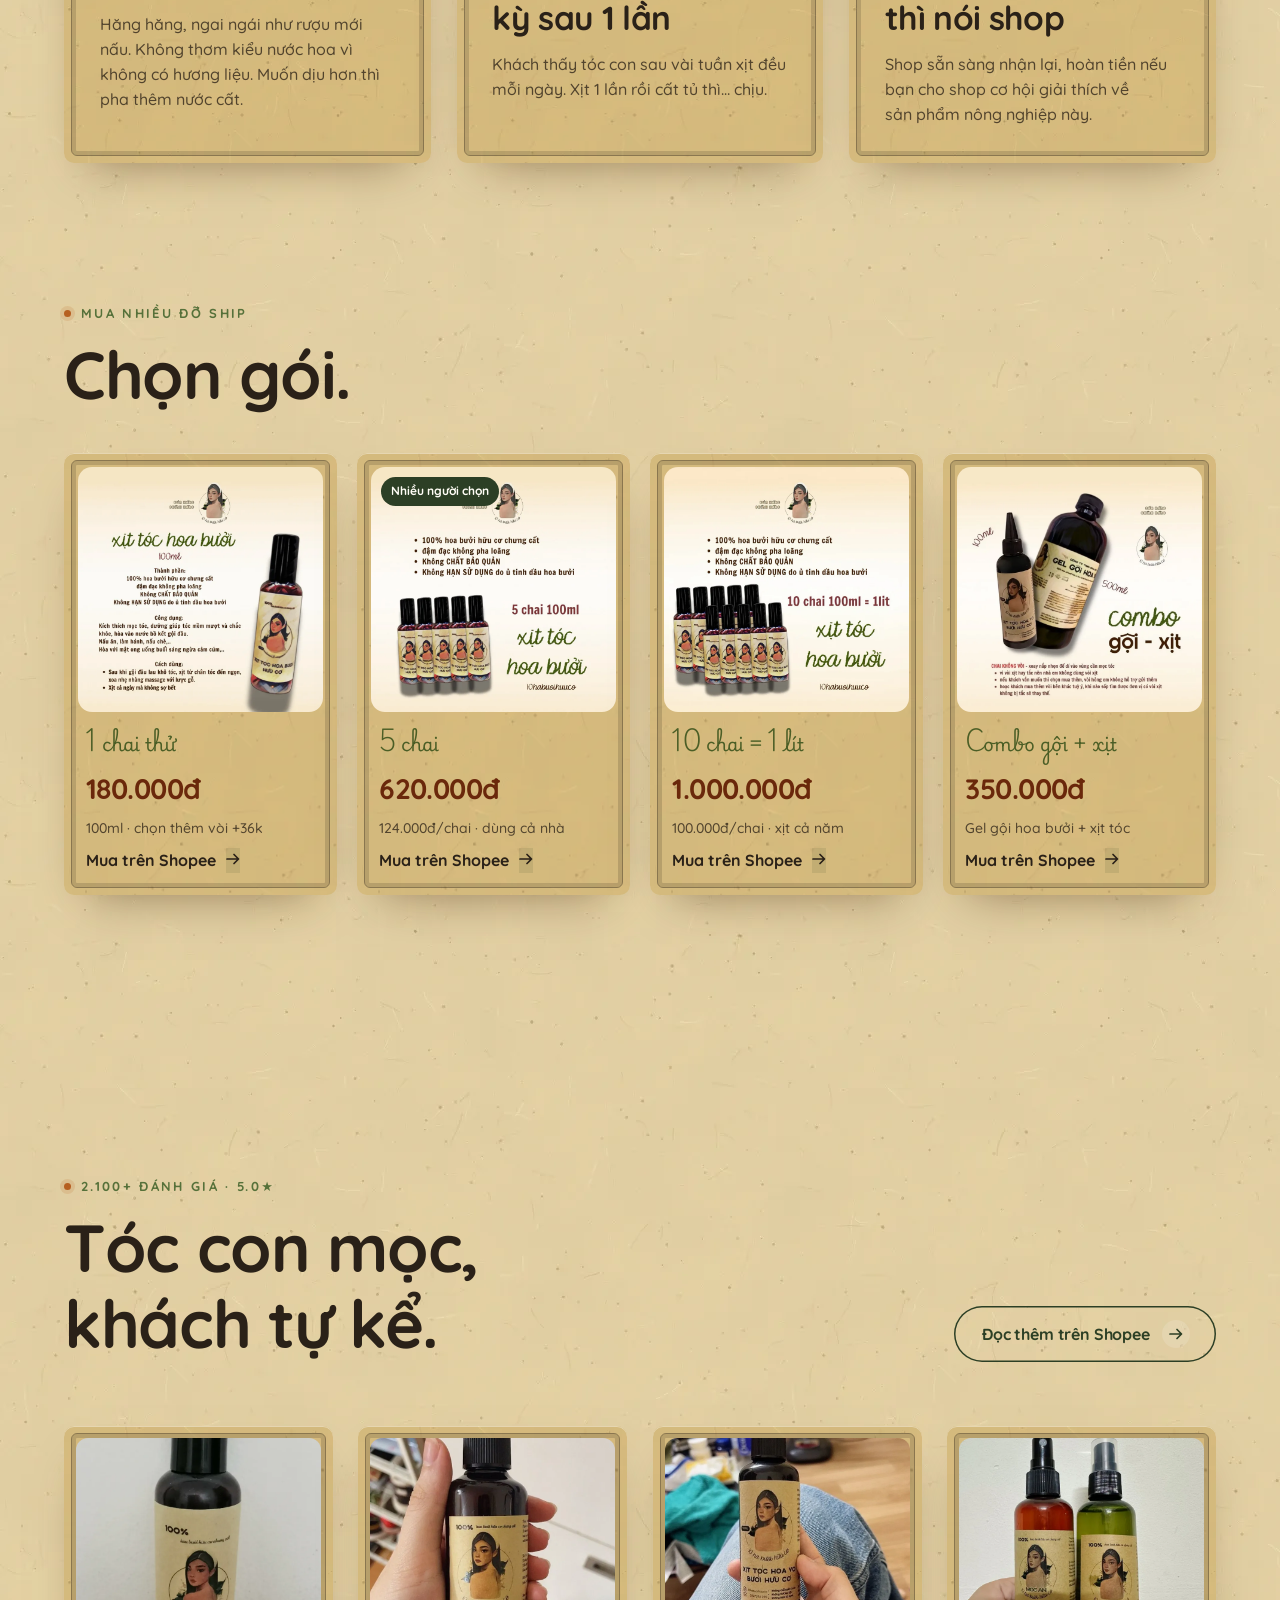
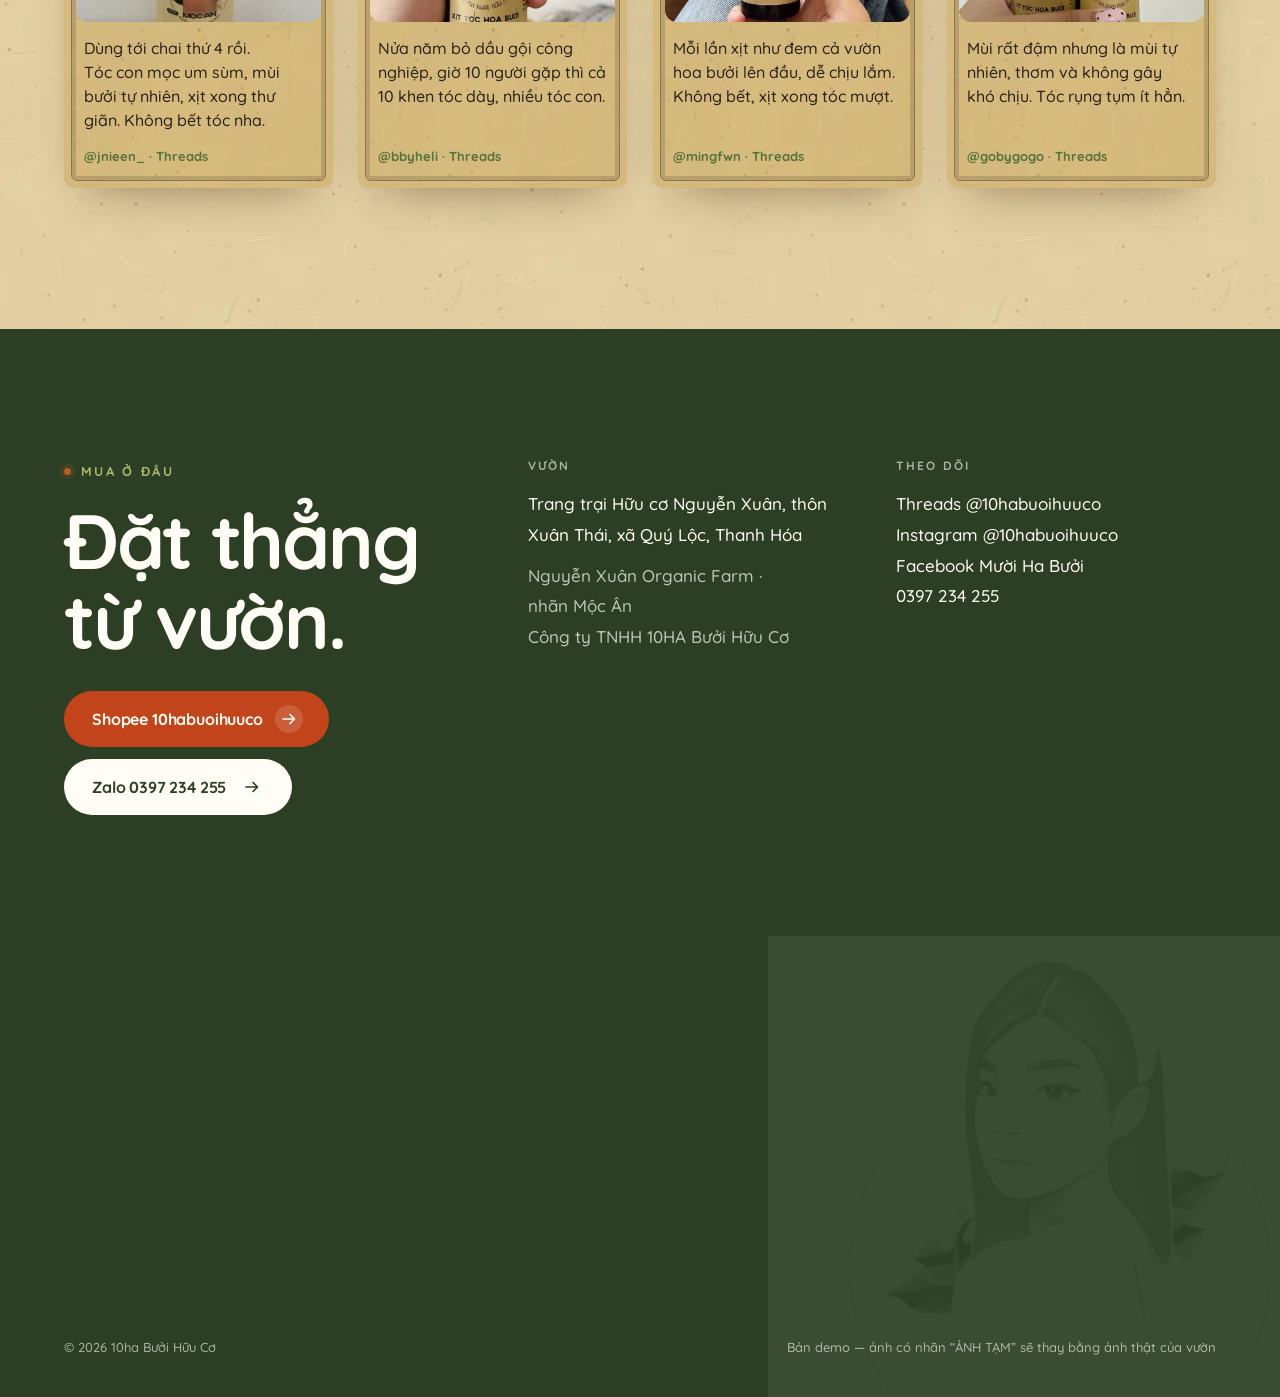
<file: xit-toc-hoa-buoi.html>
<!doctype html>
<html lang="vi">
  <head>
    <meta charset="UTF-8" />
    <meta name="viewport" content="width=device-width, initial-scale=1.0" />
    <meta name="theme-color" content="#e7d5a7" />
    <title>Xịt tóc hoa bưởi 100ml — 10ha Bưởi Hữu Cơ</title>
    <meta name="description" content="Xịt tóc hoa bưởi 100ml: 100% hoa bưởi hữu cơ chưng cất, không hương liệu, không chất bảo quản. Kích thích mọc tóc, giảm rụng, không bết." />
    <meta property="og:title" content="10ha Bưởi Hữu Cơ — Của nhà trồng được" />
    <meta property="og:description" content="Xịt tóc hoa bưởi chưng cất từ 10ha bưởi Diễn hữu cơ, Thanh Hóa." />
    <meta property="og:image" content="./anh/mai-toc-1920.webp" />
    <link rel="icon" type="image/png" href="./thuong-hieu/mat-256.png" />
    <link rel="preconnect" href="https://fonts.googleapis.com" />
    <link rel="preconnect" href="https://fonts.gstatic.com" crossorigin />
    <link href="https://fonts.googleapis.com/css2?family=Quicksand:wght@400;500;600;700&family=Playwrite+VN:wght@300;400&display=swap" rel="stylesheet" />
    <script type="module" crossorigin src="./assets/xitToc-BWLzkBkX.js"></script>
    <link rel="modulepreload" crossorigin href="./assets/AnhSangChai-CORDwZZ_.js">
    <link rel="modulepreload" crossorigin href="./assets/SuongXit-BL5ZCLov.js">
    <link rel="stylesheet" crossorigin href="./assets/AnhSangChai-DWrb2cHy.css">
    <link rel="stylesheet" crossorigin href="./assets/xitToc-n1BqDbf-.css">
  </head>
  <body>
    <div id="man-suong" class="che" aria-hidden="true"><i></i><i></i><i></i></div>
    <div id="root"></div>
  </body>
</html>
</file>
<file: assets/AnhSangChai-DWrb2cHy.css>
.vat-the-3d{position:relative}.vat-the-3d__dinh{height:100svh;position:sticky;top:0;overflow:hidden}.vat-the-3d__canh{position:absolute;inset:0}.vat-the-3d__chu{pointer-events:none;position:absolute;inset:0}.vat-the-3d__buoc{left:var(--le);opacity:0;max-width:420px;transition:opacity .7s,transform .9s cubic-bezier(.2,.8,.2,1);position:absolute;bottom:14vh;transform:translateY(40px)}.vat-the-3d__buoc h3{letter-spacing:-.02em;margin:8px 0 12px;font-size:clamp(32px,5vw,72px);font-weight:900;line-height:1}.vat-the-3d__buoc p{color:var(--chu-nhat)}.vat-the-3d__so{color:var(--nhan);letter-spacing:.2em;font-weight:800}.vat-the-3d__buoc[data-so="1"]{left:auto;right:var(--le);text-align:right}.vat-the-3d[data-buoc="0"] [data-so="0"],.vat-the-3d[data-buoc="1"] [data-so="1"],.vat-the-3d[data-buoc="2"] [data-so="2"],.vat-the-3d[data-buoc="3"] [data-so="3"],.vat-the-3d[data-buoc="4"] [data-so="4"]{opacity:1;transform:none}@media (width<=768px){.vat-the-3d__buoc,.vat-the-3d__buoc[data-so="1"]{left:var(--le);right:var(--le);text-align:left;bottom:8vh}}.kinh-khuc-xa{height:100svh}.hat-bien-hinh{height:400vh;position:relative}.hat-bien-hinh__dinh{height:100svh;position:sticky;top:0;overflow:hidden}.hat-bien-hinh__canh{position:absolute;inset:0}.hat-bien-hinh__nhan{flex-wrap:wrap;justify-content:center;gap:10px;display:flex;position:absolute;bottom:8vh;left:0;right:0}.hat-bien-hinh__nhan span{border:1px solid var(--vien);opacity:.4;border-radius:99px;padding:8px 16px;font-weight:600;transition:all .4s}.hat-bien-hinh[data-buoc="0"] [data-so="0"],.hat-bien-hinh[data-buoc="1"] [data-so="1"],.hat-bien-hinh[data-buoc="2"] [data-so="2"],.hat-bien-hinh[data-buoc="3"] [data-so="3"]{opacity:1;background:var(--chu);color:var(--nen)}.nen-long{place-items:center;min-height:100svh;display:grid;position:relative;overflow:hidden}.nen-long__canh{position:absolute;inset:0}.nen-long__noi-dung{z-index:1;padding:var(--le);text-align:center;position:relative}.anh-meo{aspect-ratio:4/3;border-radius:20px;position:relative;overflow:hidden}.anh-meo__canh{width:100%;height:100%}.cuon-ngang{perspective:1200px;align-items:center;height:100svh;display:flex;overflow:hidden}.cuon-ngang__ray{padding:0 var(--le);will-change:transform;gap:clamp(16px,3vw,40px);display:flex}.cuon-ngang__ray>*{flex:none}.the-xep-chong{perspective:1000px;gap:6vh;display:grid}.the-xep-chong>*{transform-origin:50% 0;will-change:transform;position:sticky;top:12vh}.mat-na{will-change:clip-path;overflow:hidden}.mat-na img,.mat-na video{object-fit:cover;width:100%;height:100%}.phong-to{justify-content:center;align-items:center;gap:2vw;height:100svh;display:flex;position:relative;overflow:hidden}.phong-to__anh{z-index:1;flex:none;position:relative;overflow:hidden}.phong-to__anh img{object-fit:cover;width:100%;height:100%}.phong-to__trai,.phong-to__phai{letter-spacing:-.03em;white-space:nowrap;font-size:clamp(28px,6vw,96px);font-weight:900}@media (width<=768px){.phong-to{flex-direction:column}}.dai-chu{white-space:nowrap;padding:2vh 0;overflow:hidden}.dai-chu__ray{will-change:transform;display:inline-flex}.dai-chu__ray span{letter-spacing:-.03em;padding-right:.3em;font-size:clamp(48px,10vw,160px);font-weight:900;line-height:1.15}.nut-nam-cham{background:var(--nhan);color:#fff;will-change:transform;border-radius:99px;place-items:center;min-width:180px;height:64px;padding:0 32px;font-weight:800;text-decoration:none;display:inline-grid}.nut-nam-cham span{pointer-events:none;display:block}.con-tro__cham{background:var(--chu);mix-blend-mode:difference;width:8px;height:8px;margin:-4px 0 0 -4px}.con-tro__vong{border:1px solid var(--chu);mix-blend-mode:difference;place-items:center;width:40px;height:40px;margin:-20px 0 0 -20px;font-size:13px;font-weight:700;transition:width .35s,height .35s,margin .35s,background .35s,border-color .35s}.con-tro__vong[data-trang-thai=to]{background:var(--chu);color:#000;border-color:#0000;width:88px;height:88px;margin:-44px 0 0 -44px}:root{--nen:#e7d5a7;--nen-2:#dcc794;--kraft:#e7d5a7;--giay-sang:#f1e5c4;--tay:#4b5e26;--giay:url(../thuong-hieu/giay-kraft.webp);--reu:#2c3f25;--la:#56713a;--la-non:#a9b96b;--ho-phach:#b65f20;--ho-phach-sam:#6a280b;--vang-buoi:#e7cd68;--hoa:#fffdf6;--hong-som:#f3cfb0;--chu:#2a2118;--chu-nhat:#241b12bd;--vien:#2c3f2529;--font:"Quicksand", system-ui, sans-serif;--font-tay:"Playwrite VN", cursive;--le:clamp(18px, 5vw, 84px);--bo:22px;--muot:cubic-bezier(.2, .8, .2, 1)}*,:before,:after{box-sizing:border-box;margin:0;padding:0}html{-webkit-text-size-adjust:100%}body{background:var(--nen) var(--giay) repeat;color:var(--chu);font-family:var(--font);-webkit-font-smoothing:antialiased;background-size:768px;font-weight:500;line-height:1.55;overflow-x:clip}img,video,canvas{max-width:100%;display:block}a{color:inherit;text-decoration:none}button{font:inherit;color:inherit;cursor:pointer;background:0 0;border:0}::selection{background:var(--ho-phach);color:var(--hoa)}body:after{content:"";pointer-events:none;z-index:60;opacity:.5;mix-blend-mode:multiply;background-image:url("data:image/svg+xml;utf8,<svg xmlns='http://www.w3.org/2000/svg' width='300' height='300'><filter id='f'><feTurbulence type='fractalNoise' baseFrequency='.85' numOctaves='3' stitchTiles='stitch'/><feColorMatrix values='0 0 0 0 .5  0 0 0 0 .4  0 0 0 0 .25  0 0 0 .09 0'/></filter><rect width='100%' height='100%' filter='url(%23f)'/></svg>");position:fixed;inset:0}.keo{letter-spacing:.18em;text-transform:uppercase;color:var(--la);align-items:center;gap:10px;font-size:13px;font-weight:700;display:inline-flex}.keo:before{content:"";background:var(--ho-phach);border-radius:50%;width:7px;height:7px;box-shadow:0 0 0 4px #b65f2026}.td-1{letter-spacing:-.025em;font-size:clamp(46px,8.6vw,148px);font-weight:700;line-height:1.12}.td-2{letter-spacing:-.02em;font-size:clamp(36px,5.2vw,86px);font-weight:700;line-height:1.14}.td-3{letter-spacing:-.02em;font-size:clamp(24px,2.6vw,40px);font-weight:700;line-height:1.2}.phu{color:var(--chu-nhat);max-width:52ch;font-size:clamp(16px,1.25vw,20px)}.nhan-mau{color:var(--ho-phach)}.giu{white-space:nowrap}.tay{font-family:var(--font-tay);color:var(--tay);letter-spacing:0;font-weight:400;line-height:1.7}.nut{--n:var(--reu);background:var(--n);height:56px;color:var(--hoa);letter-spacing:-.01em;transition:transform .5s var(--muot), background .3s;will-change:transform;white-space:nowrap;border-radius:99px;align-items:center;gap:12px;padding:0 26px 0 28px;font-size:16px;font-weight:700;display:inline-flex}.nut:hover{background:var(--ho-phach-sam)}.nut .mui{width:28px;height:28px;transition:transform .4s var(--muot);background:#ffffff24;border-radius:50%;place-items:center;display:grid}.nut:hover .mui{transform:translate(3px)rotate(-45deg)}.nut--vien{color:var(--reu);box-shadow:inset 0 0 0 1.5px var(--reu);background:0 0}.nut--vien:hover{background:var(--reu);color:var(--hoa)}.nut--shopee{--n:#c2441b}.nut--shopee:hover{background:#9e3412}.nut--sang{--n:var(--hoa);color:var(--reu)}.nut--sang:hover{background:var(--kraft)}.dau-trang{z-index:50;padding:14px var(--le);transition:transform .6s var(--muot), background .4s, padding .4s;justify-content:space-between;align-items:center;display:flex;position:fixed;top:0;left:0;right:0}.dau-trang.da-cuon{-webkit-backdrop-filter:blur(14px)saturate(1.2);box-shadow:0 1px 0 var(--vien);background:#e7d5a7d1;padding-top:8px;padding-bottom:8px}.dau-trang.an{transform:translateY(-110%)}.dau-trang.tren-anh:not(.da-cuon){color:var(--hoa)}.logo{letter-spacing:-.02em;align-items:center;gap:12px;font-size:17px;font-weight:700;line-height:1.1;display:flex}.logo__mat{background:#fff;border-radius:50%;flex:none;width:50px;height:50px;overflow:hidden;box-shadow:0 0 0 1.5px #ffffffb3,0 6px 18px #2a21182e}.logo__mat img{object-fit:cover;object-position:50% 12%;transform-origin:50% 22%;width:100%;height:100%;transform:scale(1.45)}.logo small{letter-spacing:.14em;text-transform:uppercase;opacity:.7;font-size:11px;font-weight:500;display:block}.menu{align-items:center;gap:4px;display:flex}.menu a{border-radius:99px;padding:10px 14px;font-size:15px;font-weight:600;transition:background .3s}.menu a:hover{background:#2c3f2514}.tren-anh:not(.da-cuon) .menu a:hover{background:#ffffff24}.dau-trang .nut{height:46px;padding:0 18px 0 20px;font-size:15px}.nut-menu{background:var(--reu);width:46px;height:46px;color:var(--hoa);border-radius:50%;place-items:center;display:none}@media (width<=960px){.menu{background:var(--nen) var(--giay);color:var(--reu);clip-path:circle(0 at calc(100% - 40px) 40px);transition:clip-path .8s var(--muot);background-size:768px;flex-direction:column;justify-content:center;gap:6px;position:fixed;inset:0}.menu.mo{clip-path:circle(150% at calc(100% - 40px) 40px)}.menu a{letter-spacing:-.02em;font-size:34px;font-weight:700}.nut-menu{z-index:2;display:grid;position:relative}.dau-trang>.nut{display:none}.logo{font-size:15px}.logo__mat{width:42px;height:42px}}.nut-noi{z-index:55;flex-direction:column;gap:10px;display:flex;position:fixed;bottom:18px;right:18px}.nut-noi a{color:#fff;width:54px;height:54px;transition:transform .4s var(--muot);border-radius:50%;place-items:center;font-size:12px;font-weight:700;display:grid;box-shadow:0 10px 28px #2a211838}.nut-noi a:hover{transform:scale(1.08)}.nut-noi .z{background:#0068ff}.nut-noi .s{background:#c2441b}#man-suong{z-index:9000;pointer-events:none;position:fixed;inset:0}#man-suong i{filter:blur(18px);background:radial-gradient(60% 40%,#fffdf6 0%,#f5eee1 55%,#f5eee100 100%);height:140%;display:block;position:absolute;top:-20%;left:-10%;right:-10%;transform:translateY(110%)}#man-suong i:nth-child(2){background:radial-gradient(60% 40% at 40%,#f9f3e6 0%,#ede3cf 60%,#ede3cf00 100%)}#man-suong i:nth-child(3){background:radial-gradient(60% 45% at 60%,#fffdf6,#f5eee1 70%)}#man-suong.che i{transform:translateY(0)}#man-suong.mo i{transition:transform 1.4s var(--muot);transform:translateY(-120%)}#man-suong.mo i:nth-child(2){transition-delay:80ms}#man-suong.mo i:nth-child(3){transition-delay:.16s}#man-suong.vao{pointer-events:all}#man-suong.vao i{transition:transform .9s var(--muot);transform:translateY(0)}#man-suong.vao i:first-child{transition-delay:.1s}#man-suong.vao i:nth-child(2){transition-delay:50ms}.con-tro__cham,.con-tro__vong{pointer-events:none;z-index:9999;border-radius:50%;display:none;position:fixed;top:0;left:0}.co-con-tro .con-tro__cham,.co-con-tro .con-tro__vong{display:grid}.con-tro__cham{background:var(--ho-phach);width:6px;height:6px;margin:-3px 0 0 -3px}.con-tro__vong{-webkit-backdrop-filter:blur(3px)saturate(1.4);width:34px;height:34px;transition:width .4s var(--muot), height .4s var(--muot), margin .4s var(--muot);color:var(--reu);background:radial-gradient(circle at 35% 30%,#ffffff8c,#fff0d71f 45%,#b65f2014);place-items:center;margin:-17px 0 0 -17px;font-size:11px;font-weight:700;box-shadow:inset 0 0 0 1px #ffffff8c,inset 0 -6px 12px #b65f201f,0 4px 14px #2a211814}.con-tro__vong[data-trang-thai=to]{width:54px;height:54px;margin:-27px 0 0 -27px}.co-con-tro,.co-con-tro a,.co-con-tro button{cursor:none}.chan-trang{background:var(--reu);color:var(--hoa);padding:clamp(70px, 10vw, 140px) var(--le) 40px;position:relative;overflow:hidden}.chan-trang a:hover{color:var(--vang-buoi)}.chan-trang .luoi{z-index:1;grid-template-columns:1.3fr 1fr 1fr;gap:48px;display:grid;position:relative}.chan-trang h2{letter-spacing:-.03em;font-size:clamp(38px,6vw,96px);font-weight:700;line-height:1.05}.chan-trang .cot h4{letter-spacing:.18em;text-transform:uppercase;opacity:.6;margin-bottom:14px;font-size:12px}.chan-trang .cot p,.chan-trang .cot a{font-size:17px;line-height:1.8;display:block}.chan-trang .ban-do{border-radius:var(--bo);aspect-ratio:16/6;z-index:1;filter:sepia(.25)saturate(.9);margin-top:50px;position:relative;overflow:hidden}.chan-trang .ban-do iframe{border:0;width:100%;height:100%}.chan-trang .cuoi{opacity:.6;z-index:1;flex-wrap:wrap;justify-content:space-between;gap:20px;margin-top:40px;font-size:13px;display:flex;position:relative}.chan-trang .logo-to{opacity:.07;mix-blend-mode:screen;filter:grayscale()brightness(2);width:46vw;position:absolute;bottom:-10vw;right:-6vw}@media (width<=860px){.chan-trang .luoi{grid-template-columns:1fr}.chan-trang .ban-do{aspect-ratio:4/3}}.anh-tam{position:relative}.anh-tam:after{content:"ẢNH TẠM – CẦN THAY";z-index:3;letter-spacing:.1em;color:#fff;pointer-events:none;background:#c2441beb;border-radius:6px;padding:4px 8px;font-size:10px;font-weight:700;position:absolute;top:10px;left:10px}@media (prefers-reduced-motion:reduce){*,:before,:after{transition-duration:.01ms!important;animation-duration:.01ms!important}}h1,h2,h3,h4,blockquote{text-wrap:balance}p,li,figcaption,small,dd{text-wrap:pretty}@media (width<=600px){.nut-noi{gap:8px;bottom:12px;right:12px}.nut-noi a{width:44px;height:44px}}html.lenis,html.lenis body{height:auto}.lenis:not(.lenis-autoToggle).lenis-stopped{overflow:clip}.lenis [data-lenis-prevent],.lenis [data-lenis-prevent-wheel],.lenis [data-lenis-prevent-touch],.lenis [data-lenis-prevent-vertical],.lenis [data-lenis-prevent-horizontal]{overscroll-behavior:contain}.lenis.lenis-smooth iframe{pointer-events:none}.lenis.lenis-autoToggle{transition-behavior:allow-discrete;transition-property:overflow;transition-duration:1ms}
</file>
<file: assets/ThanhPA-DY93MfKq.css>
.nen-shader{z-index:-1;pointer-events:none;width:100vw;height:100lvh;display:block;position:fixed;inset:0}.tranh-ve-co{opacity:0;width:100%;height:auto;transition:opacity .6s;display:block}.tranh-ve-co.san{opacity:1}.hoa-roi{pointer-events:none;z-index:5;width:108%;height:108%;position:absolute;inset:-6% -4% -2%}.co-gai{height:min(84svh,860px);position:relative}.co-gai__vong{aspect-ratio:1;z-index:1;stroke:currentColor;width:70%;position:absolute;top:52%;left:50%;overflow:visible;transform:translate(-50%,-50%)rotate(-90deg)}.co-gai__vong circle{fill:none;stroke-width:.35px;stroke-dasharray:1;stroke-dashoffset:1px;animation:ve-vong 2.6s .6s var(--muot) forwards}@keyframes ve-vong{to{stroke-dashoffset:0}}.co-gai__lop{will-change:transform;position:absolute}.co-gai__lop--co{aspect-ratio:1056/2141;z-index:2;height:128%;margin:0 auto;top:0;left:0;right:0;-webkit-mask-image:linear-gradient(#000 64%,#0000 78%);mask-image:linear-gradient(#000 64%,#0000 78%)}.co-gai__anh{object-fit:contain;filter:drop-shadow(0 30px 50px #00000059);width:100%;height:100%;animation:2.4s cubic-bezier(.5,0,.2,1) .3s both co-gai-hien;display:block;-webkit-mask-image:linear-gradient(185deg,#000 45%,#0000 55%);mask-image:linear-gradient(185deg,#000 45%,#0000 55%);-webkit-mask-size:100% 300%;mask-size:100% 300%;-webkit-mask-repeat:no-repeat;mask-repeat:no-repeat}@keyframes co-gai-hien{0%{-webkit-mask-position:0 100%;mask-position:0 100%}to{-webkit-mask-position:0 0;mask-position:0 0}}.co-gai__lop--sau2{z-index:1;width:74%;top:34%;left:-30%}.co-gai__lop--co .tranh-ve-co{width:100%;height:100%}.co-gai__lop--sau{z-index:1;width:76%;top:-2%;right:-16%}.co-gai__lop--truoc{z-index:4;width:80%;bottom:-14%;left:-14%}.dua{transform-origin:0 80%;animation:7s ease-in-out infinite alternate dua}.dua--phai{transform-origin:100% 70%;animation-duration:8.5s}@keyframes dua{0%{transform:rotate(-1.6deg)}to{transform:rotate(1.4deg)}}@media (width<=960px){.co-gai{height:54svh}.co-gai__lop--sau2{width:80%;top:30%;left:-20%}.co-gai__lop--sau{width:90%;right:-24%}.co-gai__lop--truoc{width:96%;bottom:-4%;left:-26%}}.do-x{grid-template-columns:repeat(3,1fr);list-style:none;display:grid}.do-x li{text-align:center;justify-items:center;gap:10px;display:grid}.do-x__tranh{aspect-ratio:1;width:100%;position:relative}.do-x__tranh .tranh-ve-co{object-fit:contain;width:100%;height:100%}.x-net{width:92%;height:92%;position:absolute;inset:4%;overflow:visible}.x-net path{fill:none;stroke:var(--mau-x,#b3371a);stroke-width:5.5px;stroke-linecap:round;stroke-dasharray:1;stroke-dashoffset:1px;opacity:.92}.gach-chu{font-weight:600;position:relative}.gach-chu i{background:var(--mau-x,#b3371a);transform-origin:0;border-radius:2px;height:2px;position:absolute;top:54%;left:-4px;right:-4px}@media (width<=760px){.do-x{grid-template-columns:repeat(2,minmax(0,1fr))}}.khung-anh{width:100%;margin:0;position:relative;overflow:hidden}.khung-anh img{object-fit:cover;width:100%;height:100%;display:block}.khung-anh--trong{text-align:center;opacity:.85;background:repeating-linear-gradient(135deg,#0000 0 14px,#7f7f7f0f 14px 15px);border:1.5px dashed;place-items:center;display:grid}.khung-anh--trong figcaption{gap:6px;padding:20px;display:grid}.khung-anh--trong b{letter-spacing:.2em;font-size:12px}.khung-anh--trong span{font-size:15px;font-weight:600}.khung-anh--trong small{opacity:.65;font-size:12px}.khung-video{aspect-ratio:16/9;background:#111;position:relative;overflow:hidden}.khung-video img,.khung-video video{object-fit:cover;width:100%;height:100%;display:block}.khung-video__ghi{color:#fff;text-align:center;background:radial-gradient(60% 60%,#00000059,#0000001a);place-content:center;justify-items:center;gap:8px;display:grid;position:absolute;inset:0}.khung-video__phat{-webkit-backdrop-filter:blur(8px);background:#ffffff29;border-radius:50%;place-items:center;width:78px;height:78px;display:grid;box-shadow:inset 0 0 0 1px #ffffff80}.khung-video__phat svg{width:30px;height:30px;margin-left:4px}.khung-video__ghi b{letter-spacing:.22em;font-size:13px}.khung-video__ghi small{opacity:.85;font-size:13px}.the-sp{flex-direction:column;height:100%;display:flex}.the-sp__anh{aspect-ratio:1;display:block;position:relative;overflow:hidden}.the-sp__anh img{object-fit:cover;width:100%;height:100%;transition:transform 1.2s var(--muot)}.the-sp__anh:hover img{transform:scale(1.05)}.the-sp__3d{letter-spacing:.14em;text-transform:uppercase;border-radius:99px;padding:6px 10px;font-size:11px;font-weight:700;position:absolute;top:12px;right:12px}.the-sp__chu{flex-direction:column;flex:1;gap:8px;display:flex}.the-sp__mo{flex:1}.the-sp__day{justify-content:space-between;align-items:center;gap:12px;margin-top:6px;display:flex}.the-sp__gia b{line-height:1.1;display:block}.the-sp__gia small{opacity:.7}.the-sp__mua{white-space:nowrap;align-items:center;gap:8px;font-weight:700;display:inline-flex}.thanh-pa{z-index:80;color:#fff;-webkit-backdrop-filter:blur(10px);background:#141410d1;border-radius:99px;align-items:center;gap:6px;padding:6px;font-family:system-ui,sans-serif;font-size:12px;font-weight:600;display:flex;position:fixed;bottom:14px;left:14px}.thanh-pa span{opacity:.7;padding:0 6px 0 10px}.thanh-pa button{color:#fff;white-space:nowrap;border-radius:99px;height:30px;padding:0 12px;font-size:12px;font-weight:600}.thanh-pa button.dang{color:#111;background:#fff}@media (width<=600px){.thanh-pa span{display:none}.thanh-pa button{padding:0 9px}}.pa1 h1,.pa1 h2,.pa2 h2,.pa3 h1,.pa3 h2,.pa1 h3,.pa3 h3{text-wrap:balance}.do-x{grid-template-columns:repeat(3,minmax(0,1fr))}html[data-pa] body{background:0 0}html[data-pa] body:after{opacity:.22}html[data-pa]{--giay:none}html[data-pa="1"]{--nen:#f1ece0;--reu:#1e2a1c;--chu:#1e2a1c;--la:#3d5a2a;--ho-phach:#b4601f;--font:"Be Vietnam Pro", system-ui, sans-serif}html[data-pa="1"] .dau-trang.da-cuon{background:#f3eee2c7}html[data-pa="1"] .chan-trang{background:#1e2a1c}html[data-pa="2"]{--nen:#07110b;--reu:#e7a446;--hoa:#0a130d;--chu:#efe5cb;--chu-nhat:#efe5cbb3;--la:#e7a446;--ho-phach:#e7a446;--vien:#e7a44633;--font:"Be Vietnam Pro", system-ui, sans-serif;--lightningcss-light: ;--lightningcss-dark:initial;color-scheme:dark}html[data-pa="2"] body,html[data-pa="2"] .dau-trang{color:var(--chu)}html[data-pa="2"] .dau-trang.da-cuon{background:#07110bb8;box-shadow:0 1px #e7a4462e}html[data-pa="2"] .menu a:hover{background:#e7a4461f}html[data-pa="2"] .nut-menu{color:#0a130d}html[data-pa="2"] .chan-trang{color:#efe5cb;background:#030805;border-top:1px solid #e7a44633}html[data-pa="2"] .chan-trang .nut--sang{--n:#efe5cb;color:#0a130d}html[data-pa="2"] .con-tro__cham{background:#e7a446}html[data-pa="2"] .logo__mat{box-shadow:0 0 0 1.5px #e7a44699,0 0 24px #e7a44659}html[data-pa="3"]{--nen:#f8eee6;--reu:#2f4b2b;--chu:#23301f;--la:#4f7a36;--ho-phach:#d0703a;--font:"Lexend", system-ui, sans-serif}html[data-pa="3"] .dau-trang.da-cuon{background:#fffaf48c}html[data-pa="3"] .dau-trang .nut,html[data-pa="3"] .nut-menu{border-radius:99px}html[data-pa="3"] .chan-trang{background:#2f4b2b;border-radius:40px 40px 0 0}
</file>
<file: assets/chu-DAbiaHV0.css>
.pa1{--muc:#b4601f;--xanh:#3d5a2a;--muc-chu:#1e2a1c;color:var(--muc-chu);font-family:Be Vietnam Pro,system-ui,sans-serif;font-weight:400}.pa1 h1,.pa1 h2,.pa1 h3{letter-spacing:-.035em;font-weight:300;line-height:1.1}.pa1 em{color:var(--xanh);font-style:normal}.pa1 section{padding-left:var(--le);padding-right:var(--le);position:relative}.p1-muc{letter-spacing:.16em;text-transform:uppercase;color:var(--xanh);align-items:baseline;gap:14px;font-size:13px;font-weight:600;display:inline-flex}.p1-muc b{color:var(--muc);letter-spacing:.1em;border-right:1px solid;padding-right:14px;font-size:13px;font-weight:300}.p1-dau{gap:18px;margin-bottom:clamp(36px,5vw,80px);display:grid}.p1-dau h2,.p1-khong h2,.p1-truyen h2{font-size:clamp(40px,5.6vw,96px)}.p1-nut{flex-wrap:wrap;gap:12px;display:flex}.pa1 .nut{font-family:inherit;font-weight:600}.pa1 .nut--vien{color:var(--muc-chu);box-shadow:inset 0 0 0 1px var(--muc-chu)}.p1-mo{grid-template-columns:minmax(360px,.9fr) 1.1fr;align-items:center;min-height:100svh;padding-top:100px;display:grid;overflow:hidden}.p1-mo__chu{z-index:6;justify-items:start;gap:26px;display:grid;position:relative}.p1-mo h1{font-size:clamp(54px,7.2vw,128px);line-height:1.04}.p1-mo h1 em{display:block}.p1-mo__chu>p{color:#1e2a1cc7;max-width:38ch;font-size:clamp(16px,1.2vw,19px);line-height:1.65}.p1-mo__tranh{color:#1e2a1c}.p1-mo__chan{left:var(--le);right:var(--le);letter-spacing:.16em;text-transform:uppercase;color:#1e2a1c99;z-index:6;border-top:1px solid #1e2a1c29;gap:40px;padding-top:14px;font-size:12px;display:flex;position:absolute;bottom:22px}.p1-so{padding-top:clamp(90px,11vw,170px);padding-bottom:clamp(60px,8vw,120px)}.p1-so__luoi{border-top:1px solid #1e2a1c2e;grid-template-columns:repeat(3,minmax(0,1fr));display:grid}.p1-so__o{border-left:1px solid #1e2a1c24;padding:34px clamp(18px,2.4vw,40px) 10px}.p1-so__o:first-child{border-left:0;padding-left:0}.p1-so__tranh{aspect-ratio:4/3;place-items:end center;margin-bottom:22px;display:grid}.p1-so__tranh .tranh-ve-co{object-fit:contain;width:100%;height:100%}.p1-so__so{white-space:nowrap;letter-spacing:-.05em;color:var(--muc-chu);font-size:clamp(58px,6vw,112px);font-weight:200;line-height:1;display:block}.p1-so__o h3{letter-spacing:-.01em;color:var(--xanh);margin:12px 0 10px;font-size:clamp(18px,1.5vw,23px);font-weight:500}.p1-so__o p{color:#1e2a1cb8;max-width:40ch;line-height:1.6}.p1-so__khong{grid-template-columns:repeat(2,minmax(0,1fr));gap:6px 16px;font-size:14.5px;list-style:none;display:grid}.p1-so__khong li{padding-left:18px;position:relative}.p1-so__khong li:before{content:"";background:var(--muc);width:9px;height:1px;position:absolute;top:.62em;left:0}.p1-chai{height:520vh;padding:0!important}.p1-chai__dinh{height:100svh;position:sticky;top:0;overflow:hidden}.p1-chai__canh{position:absolute;inset:0}.p1-chai__b{opacity:0;width:min(34vw,480px);transition:opacity .7s var(--muot), transform .9s var(--muot);pointer-events:none;gap:14px;display:grid;position:absolute;top:50%;transform:translateY(-40%)}.p1-chai__b.phai{right:var(--le)}.p1-chai__b.trai{left:var(--le)}.p1-chai__b--giua{left:var(--le);top:auto;bottom:12vh;transform:translateY(30px)}.p1-chai__b h2{font-size:clamp(44px,5.4vw,92px)}.p1-chai__b h3{font-size:clamp(40px,4.4vw,76px)}.p1-chai__b p{color:#1e2a1cbd;font-size:clamp(15px,1.15vw,18px);line-height:1.65}.p1-chai__keo{letter-spacing:.16em;text-transform:uppercase;color:var(--muc);font-size:13px;font-weight:600}.p1-chai__gia{letter-spacing:-.05em;font-size:clamp(56px,6vw,104px);font-weight:200;line-height:1}.p1-chai__cuoi span{color:#1e2a1cb3}.p1-chai[data-buoc="0"] [data-so="0"],.p1-chai[data-buoc="1"] [data-so="1"],.p1-chai[data-buoc="2"] [data-so="2"],.p1-chai[data-buoc="3"] [data-so="3"],.p1-chai[data-buoc="4"] [data-so="4"]{opacity:1;pointer-events:auto;transform:translateY(-50%)}.p1-chai[data-buoc="0"] [data-so="0"]{transform:none}.p1-video{--g:min(1, calc(var(--p,0) * 1.7));height:300vh;padding:0!important}.p1-video__dinh{height:100svh;padding:96px var(--le) 26px;grid-template-rows:auto 1fr auto;gap:18px;display:grid;position:sticky;top:0}.p1-video__dau{grid-template-columns:auto 1fr;align-items:end;gap:30px;margin:0}.p1-video__dau h2{font-size:clamp(34px,4vw,66px)}.p1-video__san{place-items:center;min-height:0;display:grid;position:relative}.p1-video__khung{--wmax:min(86vw, calc((100svh - 300px) * 1.7778));--wmin:min(40vw, calc((100svh - 300px) * 1.1));width:calc(var(--wmin) + (var(--wmax) - var(--wmin)) * var(--g));border-radius:calc(200px * (1 - var(--g)) + 6px);box-shadow:0 40px 80px -40px #1e2a1c73}.p1-video__ghi{width:min(22vw,260px);opacity:calc(1 - var(--g) * 1.6);color:#1e2a1cc7;gap:4px;font-size:14px;line-height:1.5;display:grid;position:absolute}.p1-video__ghi small{letter-spacing:.16em;text-transform:uppercase;color:var(--muc);font-size:11px;font-weight:600}.p1-video__ghi b{color:var(--muc-chu);letter-spacing:-.02em;font-size:22px;font-weight:400}.p1-video__ghi:before{content:"";background:#1e2a1c4d;width:7vw;height:1px;position:absolute;top:12px}.p1-video__ghi.g0{top:4%;left:0}.p1-video__ghi.g1{text-align:right;top:4%;right:0}.p1-video__ghi.g2{bottom:4%;left:0}.p1-video__ghi.g3{text-align:right;bottom:4%;right:0}.p1-video__ghi.g0:before,.p1-video__ghi.g2:before{margin-left:14px;left:100%}.p1-video__ghi.g1:before,.p1-video__ghi.g3:before{margin-right:14px;right:100%}.p1-video__dong{border-top:1px solid #1e2a1c2e;grid-template-columns:repeat(4,minmax(0,1fr));list-style:none;display:grid}.p1-video__dong li{color:#1e2a1c73;padding-top:12px;font-size:15px;transition:color .4s;position:relative}.p1-video__dong li b{color:var(--muc);margin-right:10px;font-weight:300}.p1-video__dong li:before{content:"";background:var(--muc-chu);width:0;height:2px;transition:width .8s var(--muot);position:absolute;top:-1px;left:0}.p1-video[data-buoc="0"] li[data-i="0"],.p1-video[data-buoc="1"] li[data-i="1"],.p1-video[data-buoc="2"] li[data-i="2"],.p1-video[data-buoc="3"] li[data-i="3"]{color:var(--muc-chu)}.p1-video[data-buoc="0"] li[data-i="0"]:before,.p1-video[data-buoc="1"] li[data-i="1"]:before,.p1-video[data-buoc="2"] li[data-i="2"]:before,.p1-video[data-buoc="3"] li[data-i="3"]:before{width:100%}.p1-video__so{display:none}.p1-khong{grid-template-columns:.8fr 1.2fr;align-items:start;gap:clamp(30px,5vw,90px);padding-top:clamp(90px,11vw,170px);padding-bottom:clamp(60px,8vw,120px);display:grid}.p1-khong__trai{gap:22px;display:grid;position:sticky;top:120px}.p1-khong__mot{border-top:1px solid #1e2a1c33;border-bottom:1px solid #1e2a1c33;padding:18px 0;font-size:clamp(22px,2vw,32px);font-weight:300}.p1-khong__mot b{color:var(--muc);font-weight:500}.p1-khong__mo{color:#1e2a1cb8;max-width:44ch;line-height:1.65}.p1-khong__ds{gap:26px clamp(18px,3vw,50px)}.p1-khong__ds .gach-chu{color:#1e2a1c99;font-size:clamp(15px,1.3vw,19px)}.p1-nha{padding-top:clamp(90px,11vw,170px);padding-bottom:clamp(60px,8vw,120px)}.p1-nha__dau{grid-template-columns:1fr auto;align-items:end}.p1-nha__to{grid-template-columns:repeat(3,minmax(0,1fr));gap:clamp(16px,2vw,30px);display:grid}.p1-nha__nho{grid-template-columns:repeat(4,minmax(0,1fr));gap:clamp(14px,1.6vw,24px);margin-top:clamp(16px,2vw,30px);display:grid}.pa1 .the-sp{-webkit-backdrop-filter:blur(6px);background:#fffdf6b8;border:1px solid #1e2a1c1f;border-radius:4px;padding:12px}.pa1 .the-sp__anh{border-radius:2px}.pa1 .the-sp__3d{color:#fff;background:#1e2a1cd9}.pa1 .the-sp__chu{padding:16px 6px 4px}.pa1 .the-sp__nhom{letter-spacing:.14em;text-transform:uppercase;color:var(--muc);font-size:11px;font-weight:600}.pa1 .the-sp__ten{letter-spacing:-.02em;font-size:20px;font-weight:500}.pa1 .the-sp--to .the-sp__ten{font-size:clamp(24px,2vw,32px);font-weight:400}.pa1 .the-sp__mo{color:#1e2a1cb3;font-size:14px;line-height:1.55}.pa1 .the-sp__gia b{letter-spacing:-.02em;font-size:22px;font-weight:400}.pa1 .the-sp--to .the-sp__gia b{font-size:32px;font-weight:300}.pa1 .the-sp__gia small{font-size:12.5px}.pa1 .the-sp__mua{color:#fff;background:#c2441b;border-radius:99px;height:38px;padding:0 8px 0 14px;font-size:13px}.pa1 .the-sp__mua .mui{background:#ffffff2e;border-radius:50%;place-items:center;width:24px;height:24px;display:grid}.p1-truyen{grid-template-columns:repeat(2,minmax(0,1fr));align-items:start;gap:clamp(30px,5vw,90px);padding-top:clamp(90px,11vw,170px);padding-bottom:clamp(60px,8vw,120px);display:grid}.p1-truyen__trai{gap:26px;display:grid;position:sticky;top:110px}.p1-truyen__trai .khung-anh{border-radius:4px}.p1-truyen blockquote{letter-spacing:-.02em;font-size:clamp(22px,2vw,32px);font-weight:300;line-height:1.4}.p1-truyen cite{color:#1e2a1c99;letter-spacing:0;margin-top:12px;font-size:13px;font-style:normal;display:block}.p1-truyen__phai{gap:20px;display:grid}.p1-truyen ol{margin-top:20px;list-style:none}.p1-truyen li{border-top:1px solid #1e2a1c29;grid-template-columns:90px 1fr 150px;align-items:start;gap:20px;padding:22px 0;display:grid}.p1-truyen li>b{letter-spacing:-.04em;color:var(--muc);font-size:34px;font-weight:200;line-height:1}.p1-truyen li h3{letter-spacing:-.02em;margin-bottom:6px;font-size:22px;font-weight:500}.p1-truyen li p{color:#1e2a1cb3;font-size:14.5px;line-height:1.6}.p1-truyen li .khung-anh{border-radius:3px}.p1-dg{padding-top:clamp(80px,9vw,140px);padding-bottom:clamp(80px,9vw,140px)}.p1-dg__luoi{grid-template-columns:repeat(4,minmax(0,1fr));gap:clamp(16px,2vw,30px);display:grid}.p1-dg figure{align-content:start;gap:14px;display:grid}.p1-dg .khung-anh{border-radius:3px}.p1-dg blockquote{font-size:16px;font-weight:300;line-height:1.6}.p1-dg figcaption{letter-spacing:.1em;color:var(--muc);font-size:12.5px;font-weight:600}@media (width<=960px){.p1-mo{grid-template-columns:minmax(0,1fr);align-content:start;gap:0;padding-top:92px}.p1-mo h1{font-size:clamp(46px,13vw,72px)}.p1-mo__chu{gap:16px}.p1-mo__tranh{margin:0 calc(var(--le) * -1)}.p1-mo__chan{display:none}.p1-so__luoi{grid-template-columns:minmax(0,1fr)}.p1-so__o{border-top:1px solid #1e2a1c24;border-left:0;padding:30px 0}.p1-so__o:first-child{border-top:0}.p1-so__tranh{aspect-ratio:16/10}.p1-chai__b,.p1-chai__b.phai,.p1-chai__b.trai,.p1-chai__b--giua{left:var(--le);right:var(--le);gap:8px;width:auto;top:auto;bottom:8svh;transform:translateY(30px)}.p1-chai[data-buoc="0"] [data-so="0"],.p1-chai[data-buoc="1"] [data-so="1"],.p1-chai[data-buoc="2"] [data-so="2"],.p1-chai[data-buoc="3"] [data-so="3"],.p1-chai[data-buoc="4"] [data-so="4"]{transform:none}.p1-chai__b h2{font-size:40px}.p1-chai__b h3{font-size:36px}.p1-chai__gia{font-size:52px}.p1-video{height:auto}.p1-video__dinh{height:auto;padding:90px var(--le) 50px;position:relative}.p1-video__dau{grid-template-columns:minmax(0,1fr)}.p1-video__khung{border-radius:6px;width:100%}.p1-video__ghi{display:none}.p1-video__dong{grid-template-columns:repeat(2,minmax(0,1fr));gap:0 16px}.p1-video__dong li{color:var(--muc-chu);padding-bottom:12px}.p1-khong{grid-template-columns:minmax(0,1fr)}.p1-khong__trai{position:relative;top:0}.p1-nha__dau,.p1-nha__to{grid-template-columns:minmax(0,1fr)}.p1-nha__nho{grid-template-columns:repeat(2,minmax(0,1fr))}.p1-truyen{grid-template-columns:minmax(0,1fr)}.p1-truyen__trai{position:relative;top:0}.p1-truyen li{grid-template-columns:64px 1fr}.p1-truyen li .khung-anh{grid-column:2}.p1-dg__luoi{grid-template-columns:repeat(2,minmax(0,1fr))}}@media (width<=560px){.p1-nha__nho{gap:10px}.pa1 .the-sp:not(.the-sp--to){padding:8px}.pa1 .the-sp:not(.the-sp--to) .the-sp__mo{display:none}.pa1 .the-sp:not(.the-sp--to) .the-sp__day{flex-direction:column;align-items:flex-start}.p1-dg__luoi{grid-template-columns:minmax(0,1fr)}}.pa2{--hp:#e7a446;--hp2:#f6c978;--kem:#efe5cb;--mo:#efe5cba8;--duong:#e7a44638;--cao:"Barlow Condensed", "Be Vietnam Pro", sans-serif;color:var(--kem);font-family:Be Vietnam Pro,system-ui,sans-serif}.pa2 section{padding-left:var(--le);padding-right:var(--le);position:relative}.pa2 h1,.pa2 h2,.pa2 h3{font-family:var(--cao);text-transform:uppercase;letter-spacing:-.01em;font-weight:700;line-height:1.02}.pa2 .kim{background:linear-gradient(#ffe0a2 0%,#e7a446 45%,#b0621c 100%);color:#0000;-webkit-background-clip:text;background-clip:text}.p2-keo{letter-spacing:.32em;text-transform:uppercase;color:var(--hp);align-items:center;gap:14px;font-size:12px;font-weight:600;display:flex}.p2-keo:before{content:"";background:currentColor;width:28px;height:1px}.p2-nut{flex-wrap:wrap;gap:12px;display:flex}.pa2 .nut{font-family:inherit}.pa2 .nut--vien{color:var(--kem);box-shadow:inset 0 0 0 1px #efe5cb80}.pa2 .nut--vien:hover{background:var(--kem);color:#0a130d}.p2-mo{grid-template-rows:1fr auto;grid-template-columns:1fr minmax(380px,40vw) 1fr;align-items:center;min-height:100svh;padding-top:90px;display:grid;overflow:hidden}.p2-mo__hao{aspect-ratio:1;filter:blur(10px);pointer-events:none;background:radial-gradient(circle,#f6c97852,#e7a4461f 45%,#0000 70%);border-radius:50%;width:min(60vw,820px);position:absolute;top:46%;left:50%;transform:translate(-50%,-50%)}.p2-mo__to{display:contents}.p2-mo__trai,.p2-mo__phai{z-index:3;padding-bottom:.2em;font-size:clamp(64px,min(8.8vw,19vh),180px);line-height:.96;display:grid;position:relative;overflow:hidden}.p2-mo__trai{grid-area:1/1;justify-self:start}.p2-mo__phai{text-align:right;grid-area:1/3;justify-self:end}.p2-mo__trai>span,.p2-mo__phai>span{padding-top:.12em;display:block}.p2-mo__tranh{height:min(88svh,900px);color:var(--hp);grid-area:1/2/3}.p2-mo__nho{z-index:6;pointer-events:none;grid-area:2/1/auto/-1;justify-content:space-between;align-items:end;gap:30px;padding-bottom:34px;display:flex;position:relative}.p2-mo__nho>*{pointer-events:auto}.p2-mo__nho p{max-width:30ch;color:var(--mo);font-size:15px;line-height:1.6}.p2-mo__nho p b{color:var(--hp);letter-spacing:.24em;text-transform:uppercase;margin-bottom:10px;font-size:11.5px;font-weight:600;display:block}.p2-so{flex-direction:column;justify-content:center;gap:clamp(24px,4vh,48px);min-height:100svh;padding-top:96px;padding-bottom:48px;display:flex}.p2-so__luoi{grid-template-columns:repeat(3,minmax(0,1fr));gap:clamp(20px,2.6vw,44px);display:grid}.p2-so__cot{border-top:1px solid var(--duong);grid-template-rows:auto 1fr;gap:clamp(10px,2vh,22px);padding-top:clamp(14px,2vh,24px);display:grid}.p2-so__tranh{filter:drop-shadow(0 30px 40px #0006);height:clamp(150px,28vh,300px);position:relative}.p2-so__tranh .tranh-ve-co{object-fit:contain;object-position:left bottom;width:100%;height:100%;position:absolute;inset:0}.p2-so__chu{align-content:start;gap:8px;display:grid}.p2-so__so{font-family:var(--cao);text-transform:uppercase;white-space:nowrap;letter-spacing:-.02em;background:linear-gradient(#ffe0a2 0%,#e7a446 50%,#9c5418 100%);color:#0000;-webkit-background-clip:text;background-clip:text;margin-top:-.14em;padding:.14em 0 .06em;font-size:clamp(64px,min(7.4vw,13vh),150px);font-weight:800;line-height:.92}.p2-so__chu h3{color:var(--kem);font-size:clamp(22px,1.9vw,32px)}.p2-so__chu p{color:var(--mo);max-width:38ch;font-size:15px;line-height:1.6}.p2-so__chu ul{color:var(--mo);grid-template-columns:repeat(2,minmax(0,1fr));gap:4px 14px;font-size:14px;list-style:none;display:grid}.p2-so__chu li:before{content:"✕ ";color:var(--hp);font-size:11px}.p2-chai{height:600vh;padding:0!important}.p2-chai__dinh{height:100svh;position:sticky;top:0;overflow:hidden}.p2-chai__vang{aspect-ratio:3;filter:blur(8px);width:min(40vw,600px);transition:transform 1.1s var(--muot);background:radial-gradient(closest-side,#e7a4466b,#0000);border-radius:50%;position:absolute;bottom:4%;left:50%;transform:translate(25vw)}.p2-chai[data-buoc="1"] .p2-chai__vang,.p2-chai[data-buoc="3"] .p2-chai__vang{transform:translate(-25vw)}.p2-chai__canh{position:absolute;inset:0}.p2-chai__chu{z-index:2;opacity:0;filter:blur(6px);width:min(44vw,720px);transition:opacity .6s, transform .9s var(--muot), filter .6s;pointer-events:none;justify-items:start;gap:clamp(12px,2vh,22px);display:grid;position:absolute;top:50%;transform:translateY(30px)}.p2-chai__chu.trai{left:var(--le)}.p2-chai__chu.phai{right:var(--le)}.p2-chai__chu h2{color:var(--kem);font-size:clamp(72px,min(8.6vw,15vh),170px);line-height:1.06}.p2-chai__mo{color:var(--mo);max-width:34ch;font-size:clamp(17px,1.4vw,22px);line-height:1.6}.p2-chai__chu .p2-keo{font-size:13px}.p2-chai__dem{font-family:var(--cao);letter-spacing:.1em;color:var(--mo);align-items:center;font-size:22px;display:flex;position:absolute;top:104px;left:50%;translate:-50%}.p2-chai__dem b{color:var(--kem);height:1em;font-size:54px;font-weight:700;line-height:1;display:inline-flex;overflow:hidden}.p2-chai__dem span{display:grid}.p2-chai__dem i{height:1em;transition:transform .7s var(--muot);font-style:normal}.p2-chai[data-buoc="0"] .p2-chai__chu[data-so="0"],.p2-chai[data-buoc="1"] .p2-chai__chu[data-so="1"],.p2-chai[data-buoc="2"] .p2-chai__chu[data-so="2"],.p2-chai[data-buoc="3"] .p2-chai__chu[data-so="3"],.p2-chai[data-buoc="4"] .p2-chai__chu[data-so="4"]{opacity:1;filter:none;pointer-events:auto;transition-delay:.25s;transform:none}.p2-chai[data-buoc="1"] .p2-chai__dem i{transform:translateY(-100%)}.p2-chai[data-buoc="2"] .p2-chai__dem i{transform:translateY(-200%)}.p2-chai[data-buoc="3"] .p2-chai__dem i{transform:translateY(-300%)}.p2-chai[data-buoc="4"] .p2-chai__dem i{transform:translateY(-400%)}.p2-video{height:260vh;padding:0!important}.p2-video__dinh{height:100svh;padding:96px var(--le) 40px;grid-template-rows:auto minmax(0,1fr);grid-template-columns:minmax(230px,1fr) minmax(0,3.4fr) max-content;align-items:center;gap:22px clamp(20px,2.2vw,36px);display:grid;position:sticky;top:0}.p2-video__tieu{text-align:center;grid-column:1/-1;font-size:clamp(40px,min(4.6vw,8.5vh),88px)}.p2-video__khung{aspect-ratio:16/9;border-radius:22px;grid-area:2/2;place-self:center;width:100%;max-height:100%;box-shadow:0 40px 90px -30px #000c,0 0 0 1px #e7a44659,0 0 80px -20px #e7a44659}.p2-video__map{grid-area:2/1;align-self:stretch;position:relative;overflow:hidden;-webkit-mask:linear-gradient(#0000,#000 6% 88%,#0000);mask:linear-gradient(#0000,#000 6% 88%,#0000)}.p2-video__map ol{transform:translateY(calc(var(--p,0) * -1 * var(--du,0px)));gap:clamp(22px,4.5vh,44px);padding:18px 0 30px 56px;list-style:none;transition:transform .5s cubic-bezier(.22,1,.36,1);display:grid;position:relative}.p2-video__map ol:before{content:"";background:repeating-linear-gradient(#e7a446bf 0 8px,#0000 8px 15px);width:2px;position:absolute;top:34px;bottom:50px;left:21px}.p2-video__map li{gap:3px;display:grid;position:relative}.p2-video__nut{width:44px;height:44px;font:700 17px/1 var(--cao);color:#0a130d;background:radial-gradient(circle at 35% 30%,#ffe0a2,#e7a446 55%,#9c5418);border-radius:50%;place-items:center;font-style:normal;display:grid;position:absolute;top:-2px;left:-56px;box-shadow:0 0 0 5px #07110be6,0 0 24px #e7a4468c}.p2-video__map small{color:var(--hp);letter-spacing:.2em;text-transform:uppercase;font-size:11.5px;font-weight:600}.p2-video__map b{font-family:var(--cao);text-transform:uppercase;font-size:clamp(28px,2.4vw,40px);font-weight:700;line-height:1.05}.p2-video__map p{color:var(--mo);font-size:14px;line-height:1.55}.p2-video__so{grid-area:2/3;place-self:center end;gap:22px;list-style:none;display:grid}.p2-video__so li{color:var(--mo);border-top:1px solid var(--duong);padding-top:12px;font-size:14px;display:grid}.p2-video__so b{font-family:var(--cao);color:var(--kem);font-size:clamp(44px,4vw,76px);font-weight:700;line-height:1}.p2-video__so span{white-space:nowrap}.p2-khong{text-align:center;flex-direction:column;justify-content:center;min-height:100svh;padding-top:96px;display:flex;overflow:hidden;padding-bottom:0!important}.p2-khong__dau{justify-items:center;gap:18px;display:grid}.p2-khong__dau h2{max-width:16ch;font-size:clamp(48px,min(7vw,12vh),130px)}.pa2 .cum{white-space:nowrap;display:inline-block}.p2-khong__ds{grid-template-columns:repeat(6,minmax(0,1fr));gap:20px;width:100%;max-width:1500px;margin:clamp(28px,5vh,70px) auto 0}.p2-khong__ds .do-x__tranh{filter:drop-shadow(0 18px 24px #00000073)}.p2-khong__ds .gach-chu{color:var(--mo);letter-spacing:.04em;font-size:14px}.p2-khong__dai{margin:clamp(30px, 6vh, 80px) calc(var(--le) * -1) 0;color:#0a130d;background:linear-gradient(90deg,#b0621c,#e7a446,#f6c978,#e7a446,#b0621c);overflow:hidden;transform:rotate(-1.5deg)}.p2-khong__dai div{width:max-content;animation:30s linear infinite chay-chu;display:flex}.p2-khong__dai span{font-family:var(--cao);text-transform:uppercase;white-space:nowrap;padding:14px 0;font-size:clamp(30px,3.6vw,60px);font-weight:800}@keyframes chay-chu{to{transform:translate(-50%)}}.p2-nha{padding-top:clamp(100px,12vw,190px);padding-bottom:clamp(60px,8vw,120px)}.p2-nha__dau{grid-template-columns:1fr auto;align-items:end;gap:10px 30px;margin-bottom:clamp(30px,4vw,60px);display:grid}.p2-nha__dau h2{grid-column:1;font-size:clamp(60px,9vw,170px);line-height:.9}.p2-nha__dau .nut{grid-area:2/2/4;align-self:end}.p2-nha__phu{color:var(--mo);grid-column:1;font-size:16px}.p2-nha__to{grid-template-columns:repeat(3,minmax(0,1fr));gap:clamp(16px,2vw,28px);display:grid}.p2-nha__nho{grid-template-columns:repeat(4,minmax(0,1fr));gap:clamp(14px,1.6vw,22px);margin-top:clamp(16px,2vw,28px);display:grid}.pa2 .the-sp{-webkit-backdrop-filter:blur(20px)saturate(1.3);transition:border-color .4s, transform .6s var(--muot);background:linear-gradient(#0e1c13d1,#08110be6);border:1px solid #e7a44647;border-radius:20px;padding:12px;box-shadow:0 30px 60px -30px #000000b3,inset 0 1px #ffe0a214}.pa2 .the-sp:hover{border-color:#e7a44699;transform:translateY(-4px)}.pa2 .the-sp__anh{border-radius:12px}.pa2 .the-sp__3d{background:var(--hp);color:#0a130d}.pa2 .the-sp__chu{padding:16px 6px 4px}.pa2 .the-sp__nhom{letter-spacing:.18em;text-transform:uppercase;color:var(--hp);font-size:11px}.pa2 .the-sp__ten{font-family:var(--cao);text-transform:uppercase;letter-spacing:.01em;font-size:24px;font-weight:700}.pa2 .the-sp--to .the-sp__ten{font-size:clamp(30px,2.6vw,44px)}.pa2 .the-sp__mo{color:var(--mo);font-size:13.5px;line-height:1.55}.pa2 .the-sp__gia b{font-family:var(--cao);color:var(--hp2);font-size:28px;font-weight:700}.pa2 .the-sp--to .the-sp__gia b{font-size:40px}.pa2 .the-sp__gia small{font-size:12px}.pa2 .the-sp__mua{background:var(--hp);color:#0a130d;border-radius:99px;height:38px;padding:0 8px 0 14px;font-size:13px}.pa2 .the-sp__mua .mui{background:#0000001f;border-radius:50%;place-items:center;width:24px;height:24px;display:grid}.p2-truyen{flex-direction:column;justify-content:center;min-height:100svh;padding-top:92px;padding-bottom:36px;display:flex}.p2-truyen__dau{gap:12px;margin-bottom:clamp(16px,3vh,30px);display:grid}.p2-truyen__dau h2{font-size:clamp(50px,min(5.6vw,10vh),112px);line-height:.95}.p2-ong{background:linear-gradient(#ffffff12,#ffffff05 60%,#00000040);border-radius:99px;height:16px;margin-bottom:clamp(18px,3vh,28px);position:relative;box-shadow:inset 0 0 0 1px #e7a4464d,inset 0 2px 4px #00000080}.p2-ong__dau{width:calc((100% - 4px) * var(--dau,.1));background:linear-gradient(#ffd98e 0%,#e7a446 45%,#a85a1a 100%);border-radius:99px;transition:width 1.5s cubic-bezier(.45,.05,.2,1);position:absolute;top:2px;bottom:2px;left:2px;overflow:hidden;box-shadow:0 0 18px #f6be648c}.p2-ong__dau:before{content:"";filter:blur(.5px);background:#ffffff8c;border-radius:99px;height:3px;position:absolute;top:2px;left:0;right:0}.p2-ong__song{background:radial-gradient(closest-side,#fff3cf,#ffe0a200);border-radius:50%;width:20px;animation:1.2s ease-in-out infinite alternate ong-song;position:absolute;top:-4px;bottom:-4px;right:-6px}@keyframes ong-song{to{opacity:.6;transform:translate(-4px)scaleY(.8)}}.p2-ong__dau em{top:50%;left:calc(var(--k) * 17% + 3%);width:4px;height:4px;animation:2.6s linear infinite ong-bot;animation-delay:calc(var(--k) * -.43s);background:#fffae6cc;border-radius:50%;position:absolute}@keyframes ong-bot{0%{opacity:0;transform:translate(-30px,-50%)}20%{opacity:1}to{opacity:0;transform:translate(60px,-50%)}}.p2-ong>span{z-index:2;background:#0c1a11;border-radius:50%;width:12px;height:12px;margin:-6px 0 0 -6px;transition:background .6s .9s,box-shadow .6s .9s;position:absolute;top:50%;box-shadow:inset 0 0 0 2px #e7a4468c}.p2-ong>span.sang{background:#ffe0a2;box-shadow:0 0 0 2px #e7a446,0 0 14px #ffe0a2e6}.p2-truyen ol{grid-template-columns:repeat(5,minmax(0,1fr));gap:clamp(14px,1.8vw,26px);list-style:none;display:grid}.p2-truyen li{cursor:default;align-content:start;gap:4px;display:grid}.p2-truyen li .khung-anh{filter:saturate(.75)contrast(1.05)brightness(.85);transition:filter .5s, transform .6s var(--muot);border-radius:10px;margin-bottom:8px}.p2-truyen li.dang .khung-anh{filter:none;transform:translateY(-4px);box-shadow:0 0 0 1px #e7a44699,0 20px 40px -20px #e7a44680}.p2-truyen li>b{font-family:var(--cao);color:var(--hp);font-size:clamp(32px,min(3vw,5.5vh),54px);font-weight:700;line-height:1}.p2-truyen li h3{font-size:20px}.p2-truyen li p{color:var(--mo);font-size:13.5px;line-height:1.5}.p2-truyen__cau{text-align:center;font-family:var(--cao);text-transform:uppercase;background:linear-gradient(#fff1cf,#efe5cb 55%,#e7a446);color:#0000;-webkit-background-clip:text;background-clip:text;margin-top:clamp(22px,4.5vh,50px);padding-top:.1em;font-size:clamp(44px,min(5.4vw,9vh),104px);font-weight:800;line-height:1}.p2-truyen__cau cite{text-transform:none;color:var(--hp);-webkit-text-fill-color:var(--hp);letter-spacing:.12em;margin-top:12px;font-family:Be Vietnam Pro;font-size:14px;font-style:normal;font-weight:400;display:block}.p2-dg{flex-direction:column;justify-content:center;min-height:100svh;padding-top:96px;padding-bottom:60px;display:flex}.p2-dg__luoi{grid-template-columns:repeat(4,minmax(0,1fr));gap:clamp(16px,2vw,28px);max-width:min(100%,300svh - 906px);margin-top:clamp(16px,3vh,30px);display:grid}.p2-dg{align-items:center}.p2-dg>.p2-keo{align-self:flex-start}.p2-dg figure{align-content:start;gap:14px;display:grid}.p2-dg .khung-anh{border-radius:12px}.p2-dg blockquote{font-size:16px;font-weight:300;line-height:1.55}.p2-dg figcaption{color:var(--hp);letter-spacing:.14em;font-size:12px}@media (width<=960px){.p2-mo{grid-template-rows:auto minmax(0,1fr) auto;grid-template-columns:repeat(2,minmax(0,1fr));gap:0;height:100svh;min-height:100svh;padding-top:84px}.p2-mo__trai,.p2-mo__phai{grid-row:1;font-size:clamp(46px,min(15.5vw,8.4svh),100px)}.p2-mo__trai{grid-column:1}.p2-mo__phai{grid-column:2}.p2-mo__tranh{height:100%;min-height:0;margin:-4svh calc(var(--le) * -1) 0;grid-area:2/1/auto/-1}.p2-mo__hao{width:110vw;top:52%}.p2-mo__nho{flex-direction:column;grid-row:3;align-items:stretch;gap:14px;padding-top:8px;padding-bottom:22px}.p2-mo__nho p{max-width:none;font-size:14px}.p2-mo__nho .p2-nut{grid-template-columns:1fr 1fr;gap:10px;display:grid}.p2-mo__nho .nut{justify-content:space-between;height:48px;padding:0 10px 0 16px;font-size:14px}.p2-so{gap:14px;padding-top:84px;padding-bottom:24px}.p2-so__luoi{grid-template-columns:minmax(0,1fr);gap:0}.p2-so__cot{grid-template-rows:auto;grid-template-columns:30% minmax(0,1fr);align-items:center;gap:14px;padding:12px 0}.p2-so__tranh{aspect-ratio:1;height:auto}.p2-so__chu{gap:4px}.p2-so__so{font-size:clamp(44px,min(13vw,7svh),70px)}.p2-so__chu h3{font-size:18px}.p2-so__chu p{font-size:13px;line-height:1.5}.p2-so__chu ul{gap:1px 8px;font-size:12px}.p2-chai__chu,.p2-chai__chu.trai,.p2-chai__chu.phai{left:var(--le);right:var(--le);gap:10px;width:auto;top:92px;translate:none}.p2-chai__chu h2{font-size:clamp(44px,13.5vw,70px)}.p2-chai__mo{font-size:15px}.p2-chai__dem{top:auto;bottom:22px;left:var(--le);translate:none}.p2-chai__dem b{font-size:40px}.p2-chai__vang{width:80vw;transform:translate(22vw)}.p2-chai[data-buoc="1"] .p2-chai__vang,.p2-chai[data-buoc="3"] .p2-chai__vang{transform:translate(-22vw)}.p2-video__dinh{padding:84px var(--le) 18px;grid-template-rows:auto auto minmax(0,1fr) auto;grid-template-columns:minmax(0,1fr);align-content:stretch;gap:14px}.p2-video__tieu{font-size:clamp(32px,9.4vw,50px)}.p2-video__khung{border-radius:14px;grid-area:2/1}.p2-video__map{grid-area:3/1}.p2-video__map ol{gap:18px;padding-left:50px}.p2-video__nut{width:38px;height:38px;font-size:15px;left:-50px}.p2-video__map ol:before{left:18px}.p2-video__map b{font-size:26px}.p2-video__map p{font-size:13px}.p2-video__so{grid-area:4/1;justify-self:stretch;gap:0}.p2-video__so li{grid-template-columns:78px minmax(0,1fr);align-items:baseline;gap:10px;padding:6px 0;font-size:13px}.p2-video__so b{font-size:30px}.p2-khong{padding-top:84px}.p2-khong__dau h2{font-size:clamp(40px,12vw,64px)}.p2-khong__ds{grid-template-columns:repeat(3,minmax(0,1fr));gap:14px 10px}.p2-khong__ds .gach-chu{font-size:12.5px}.p2-nha__dau{grid-template-columns:minmax(0,1fr)}.p2-nha__dau .nut{grid-area:auto/1;justify-self:start}.p2-nha__to{grid-template-columns:minmax(0,1fr)}.p2-nha__nho{grid-template-columns:repeat(2,minmax(0,1fr))}.p2-truyen{padding-top:84px}.p2-truyen__dau{grid-template-columns:minmax(0,1fr)}.p2-truyen__cau{margin-top:18px;font-size:clamp(30px,9vw,46px)}.p2-truyen__dau h2{font-size:clamp(40px,11.5vw,64px)}.p2-truyen li .khung-anh{margin-bottom:4px}.p2-truyen li p{font-size:13px}.p2-truyen ol,.p2-dg__luoi{scroll-snap-type:x mandatory;scroll-padding-inline:var(--le);margin:0 calc(var(--le) * -1);padding:0 var(--le) 6px;scrollbar-width:none;gap:14px;display:flex;overflow-x:auto}.p2-truyen ol::-webkit-scrollbar{display:none}.p2-dg__luoi::-webkit-scrollbar{display:none}.p2-truyen li{scroll-snap-align:start;flex:0 0 74%}.p2-dg figure{scroll-snap-align:start;flex:0 0 64%}.p2-dg__luoi{align-self:stretch;max-width:none}.p2-dg blockquote{font-size:14.5px}.p2-dg{padding-top:84px}}@media (width<=560px){.pa2 .the-sp:not(.the-sp--to) .the-sp__mo{display:none}.pa2 .the-sp:not(.the-sp--to) .the-sp__day{flex-direction:column;align-items:flex-start}}.p2-mo__phai>span.kim{margin-bottom:-.2em;padding-bottom:.2em}.pa2 .kim{padding-bottom:.12em}.pa3{--xanh:#3f6a2c;--cam:#d0703a;--chu:#23301f;--mo:#23301fb3;--kinh:#fffcf68f;--vien:#ffffffb3;color:var(--chu);font-family:Lexend,system-ui,sans-serif;font-weight:300}.pa3 section{padding-left:var(--le);padding-right:var(--le);position:relative}.pa3 h1,.pa3 h2,.pa3 h3{letter-spacing:-.03em;font-weight:500;line-height:1.15}.pa3 .xanh{color:var(--xanh)}.p3-keo{background:var(--kinh);box-shadow:inset 0 0 0 1px var(--vien);-webkit-backdrop-filter:blur(10px);letter-spacing:.06em;color:var(--xanh);border-radius:99px;align-items:center;gap:8px;padding:7px 14px;font-size:12.5px;font-weight:500;display:inline-flex}.p3-keo:before{content:"✿";color:var(--cam)}.p3-dau{text-align:center;justify-items:center;gap:16px;margin-bottom:clamp(36px,5vw,70px);display:grid}.p3-dau h2{max-width:18ch;font-size:clamp(36px,4.4vw,72px)}.p3-nut{flex-wrap:wrap;justify-content:center;gap:12px;display:flex}.pa3 .nut{font-family:inherit;font-weight:500}.pa3 .nut--vien{color:var(--chu);background:var(--kinh);box-shadow:inset 0 0 0 1px var(--vien), 0 10px 30px -14px #3c281440;-webkit-backdrop-filter:blur(10px)}.p3-the{background:var(--kinh);box-shadow:inset 0 0 0 1px var(--vien), 0 30px 60px -30px #50321440;-webkit-backdrop-filter:blur(14px)saturate(1.2);border-radius:32px}.p3-mo{text-align:center;align-content:start;justify-items:center;min-height:100svh;padding-top:104px;display:grid;overflow:hidden}.p3-mo__chu{z-index:6;justify-items:center;gap:16px;display:grid;position:relative}.p3-mo h1{font-size:clamp(44px,5.6vw,96px)}.p3-mo__chu p{max-width:46ch;color:var(--mo);font-size:clamp(15px,1.1vw,17px);line-height:1.6}.p3-mo__vom{background:radial-gradient(80% 60% at 50% 30%,#fff4def2,#fde2cda6 60%,#f0d6be66);border-radius:999px 999px 0 0;width:min(46vw,640px);height:64svh;margin-top:26px;position:relative;overflow:hidden;box-shadow:inset 0 0 0 1.5px #fffc,0 40px 90px -40px #8c502859}.p3-mo__vom:after{content:"";z-index:7;pointer-events:none;background:linear-gradient(#0000,#fffaf4e6);height:30%;position:absolute;inset:auto 0 0}.p3-mo__tranh{inset:4% -6% 0;height:auto!important;position:absolute!important}.p3-mo__chip{z-index:8;background:var(--kinh);box-shadow:inset 0 0 0 1px var(--vien), 0 20px 40px -20px #5032144d;-webkit-backdrop-filter:blur(12px);border-radius:99px;padding:10px 16px;font-size:14px;font-weight:400;animation:6s ease-in-out infinite alternate troi;position:absolute}.p3-mo__chip.c1{top:58%;left:14%}.p3-mo__chip.c2{animation-delay:-2s;top:54%;right:14%}.p3-mo__chip.c3{animation-delay:-4s;top:78%;left:19%}.p3-mo__chip.c4{animation-delay:-1s;top:76%;right:17%}@keyframes troi{0%{transform:translateY(-6px)}to{transform:translateY(8px)}}.p3-so{padding-top:clamp(90px,10vw,160px);padding-bottom:clamp(60px,8vw,120px)}.p3-so__luoi{grid-template-columns:repeat(3,minmax(0,1fr));gap:clamp(16px,2vw,30px);display:grid}.p3-so__the{text-align:center;background:var(--kinh);box-shadow:inset 0 0 0 1px var(--vien), 0 30px 60px -30px #50321440;-webkit-backdrop-filter:blur(14px);border-radius:200px 200px 32px 32px;align-content:start;justify-items:center;gap:8px;padding:26px 26px 34px;display:grid}.p3-so__tranh{aspect-ratio:4/3;place-items:end center;width:100%;margin-bottom:10px;display:grid}.p3-so__tranh .tranh-ve-co{object-fit:contain;width:100%;height:100%}.p3-so__so{letter-spacing:-.05em;color:var(--xanh);white-space:nowrap;font-size:clamp(54px,5vw,92px);font-weight:600;line-height:1}.p3-so__the h3{font-size:19px;font-weight:500}.p3-so__the p{color:var(--mo);max-width:34ch;font-size:14.5px;line-height:1.6}.p3-so__the ul{flex-wrap:wrap;justify-content:center;gap:6px;margin-top:6px;list-style:none;display:flex}.p3-so__the li{color:var(--xanh);background:#3f6a2c1a;border-radius:99px;padding:5px 10px;font-size:12.5px}.p3-chai{grid-template-columns:repeat(2,minmax(0,1fr));display:grid;padding-left:0!important;padding-right:var(--le)!important}.p3-chai__trai{grid-area:1/1;height:100svh;position:sticky;top:0}.p3-chai__mt{aspect-ratio:1;background:radial-gradient(circle,#ffecc4f2,#ffd6aa8c 50%,#ffd6aa00 72%);border-radius:50%;width:min(38vw,560px);position:absolute;top:52%;left:50%;transform:translate(-50%,-50%)}.p3-chai__canh{position:absolute;inset:0 -50% 0 0}.p3-chai__phai{z-index:2;grid-area:1/2;position:relative}.p3-chai__o{align-items:center;min-height:100svh;display:grid}.p3-chai .p3-the{justify-items:start;gap:14px;max-width:520px;padding:clamp(26px,3vw,44px);display:grid}.p3-chai h2{font-size:clamp(40px,4.4vw,72px)}.p3-chai h3{font-size:clamp(34px,3.4vw,56px)}.p3-chai p{color:var(--mo);font-size:16px;line-height:1.65}.p3-chai__so{color:var(--cam);font-size:13px;font-weight:600}.p3-the--gia b{letter-spacing:-.05em;color:var(--xanh);font-size:clamp(54px,5.4vw,92px);font-weight:600;line-height:1}.p3-the--gia>span{color:var(--mo)}.p3-the--gia .p3-nut{justify-content:flex-start;margin-top:8px}.p3-video{--g:min(1, calc(var(--p,0) * 1.6));height:280vh;padding:0!important}.p3-video__dinh{height:100svh;padding:96px var(--le) 30px;grid-template-rows:auto 1fr auto;justify-items:center;gap:18px;display:grid;position:sticky;top:0}.p3-video__dinh .p3-dau{gap:10px;margin:0}.p3-video__dinh .p3-dau h2{font-size:clamp(30px,3.4vw,56px)}.p3-video__khung{--wmax:min(84vw, calc((100svh - 330px) * 1.7778));width:min(calc(var(--wmax) * (.42 + .58 * var(--g))), calc((100svh - 340px) * (.8 + .9778 * var(--g))));aspect-ratio:calc(.8 + .9778 * var(--g));border-radius:calc(999px * (1 - var(--g)) + 28px) calc(999px * (1 - var(--g)) + 28px) 28px 28px;align-self:center;position:relative;overflow:hidden;box-shadow:inset 0 0 0 1.5px #fffc,0 40px 90px -40px #78461e66}.p3-video__khung .khung-video{aspect-ratio:auto;position:absolute;inset:0}.p3-video__suong{pointer-events:none;opacity:calc(1 - var(--g) * 1.1);filter:blur(6px);background:radial-gradient(70% 50% at 30% 70%,#fffaf4f2,#0000 70%),radial-gradient(60% 50% at 75% 35%,#fff6ece6,#0000 70%),#fff8f08c;position:absolute;inset:0}.p3-video__buoc{grid-template-columns:repeat(4,minmax(0,1fr));gap:10px;width:min(1100px,100%);list-style:none;display:grid}.p3-video__buoc li{background:var(--kinh);box-shadow:inset 0 0 0 1px var(--vien);color:var(--mo);transition:background .5s, transform .6s var(--muot);-webkit-backdrop-filter:blur(10px);border-radius:22px;gap:2px;padding:12px 16px;font-size:13px;display:grid}.p3-video__buoc small{color:var(--cam);font-size:11px;font-weight:500}.p3-video__buoc b{color:var(--chu);font-size:16px;font-weight:500}.p3-video__buoc span{display:none}.p3-video[data-buoc="0"] li[data-i="0"],.p3-video[data-buoc="1"] li[data-i="1"],.p3-video[data-buoc="2"] li[data-i="2"],.p3-video[data-buoc="3"] li[data-i="3"]{background:#fffaf2;transform:translateY(-6px)}.p3-khong{padding-top:clamp(90px,10vw,160px);padding-bottom:clamp(60px,8vw,120px)}.p3-khong__vong{aspect-ratio:1.7;width:min(1100px,92vw);margin:0 auto;position:relative}.p3-khong__tam{aspect-ratio:1;text-align:center;background:radial-gradient(circle at 40% 35%,#fffdf6,#fff1da 60%,#ffe2bd);border-radius:50%;place-content:center;gap:2px;width:30%;display:grid;position:absolute;top:50%;left:50%;transform:translate(-50%,-50%);box-shadow:0 0 0 14px #ffffff59,0 0 90px #ffc88cb3}.p3-khong__tam small{color:var(--mo);font-size:14px}.p3-khong__tam b{letter-spacing:-.05em;color:var(--xanh);font-size:clamp(54px,6vw,100px);font-weight:600;line-height:1}.p3-khong__tam span{max-width:16ch;margin:0 auto;font-size:clamp(13px,1.1vw,16px)}.p3-khong__ds{display:block;position:absolute;inset:0}.p3-khong__ds li{--r:39%;width:16%;transform:translate(-50%, -50%) translate(calc(cos(var(--a)) * 205%), calc(sin(var(--a)) * 92%));position:absolute;top:50%;left:50%}.p3-khong__ds li:first-child{--a:-150deg}.p3-khong__ds li:nth-child(2){--a:-90deg}.p3-khong__ds li:nth-child(3){--a:-30deg}.p3-khong__ds li:nth-child(4){--a:30deg}.p3-khong__ds li:nth-child(5){--a:90deg}.p3-khong__ds li:nth-child(6){--a:150deg}.p3-khong__ds .gach-chu{color:var(--mo);font-size:14px}.p3-nha{padding-top:clamp(90px,10vw,160px);padding-bottom:clamp(60px,8vw,120px)}.p3-nha__to{grid-template-columns:repeat(3,minmax(0,1fr));gap:clamp(16px,2vw,28px);display:grid}.p3-nha__nho{grid-template-columns:repeat(4,minmax(0,1fr));gap:clamp(14px,1.6vw,22px);margin-top:clamp(16px,2vw,28px);display:grid}.pa3 .the-sp{background:var(--kinh);box-shadow:inset 0 0 0 1px var(--vien), 0 30px 60px -34px #5032144d;-webkit-backdrop-filter:blur(14px);transition:transform .6s var(--muot);border-radius:30px;padding:12px}.pa3 .the-sp:hover{transform:translateY(-6px)}.pa3 .the-sp__anh{border-radius:22px}.pa3 .the-sp--to .the-sp__anh{border-radius:120px 120px 22px 22px}.pa3 .the-sp__3d{color:var(--xanh);background:#fffaf2}.pa3 .the-sp__chu{text-align:center;align-items:center;padding:16px 8px 6px}.pa3 .the-sp__nhom{color:var(--cam);font-size:12px}.pa3 .the-sp__ten{letter-spacing:-.02em;font-size:18px;font-weight:500}.pa3 .the-sp--to .the-sp__ten{font-size:clamp(22px,1.8vw,28px)}.pa3 .the-sp__mo{color:var(--mo);font-size:13.5px;line-height:1.55}.pa3 .the-sp__day{width:100%}.pa3 .the-sp__gia{text-align:left}.pa3 .the-sp__gia b{color:var(--xanh);letter-spacing:-.03em;font-size:22px;font-weight:600}.pa3 .the-sp--to .the-sp__gia b{font-size:30px}.pa3 .the-sp__gia small{font-size:12px}.pa3 .the-sp__mua{color:#fff;background:#c2441b;border-radius:99px;height:38px;padding:0 8px 0 14px;font-size:13px}.pa3 .the-sp__mua .mui{background:#ffffff2e;border-radius:50%;place-items:center;width:24px;height:24px;display:grid}.p3-nha .p3-dau .nut{margin-top:4px}.p3-truyen{padding-top:clamp(90px,10vw,160px);padding-bottom:clamp(60px,8vw,120px)}.p3-truyen__boc{max-width:1200px;margin:0 auto;position:relative}.p3-truyen__truc{background:#3f6a2c26;border-radius:2px;width:2px;margin-left:-1px;position:absolute;top:0;bottom:0;left:50%}.p3-truyen__truc i{background:linear-gradient(var(--cam), var(--xanh));transform-origin:50% 0;height:100%;transform:scaleY(var(--p,0));display:block}.p3-truyen__ds{gap:clamp(30px,4vw,60px);list-style:none;display:grid}.p3-truyen__ds li{grid-template-columns:repeat(2,minmax(0,1fr));align-items:center;gap:clamp(40px,6vw,110px);display:grid;position:relative}.p3-truyen__ds li:after{content:"";width:16px;height:16px;box-shadow:0 0 0 4px var(--cam);background:#fffaf2;border-radius:50%;margin:-8px;position:absolute;top:50%;left:50%}.p3-truyen__ds li.phai .khung-anh{order:2}.p3-truyen__ds .khung-anh{border-radius:28px;box-shadow:0 30px 60px -34px #50321466}.p3-truyen__chu b{letter-spacing:-.05em;color:var(--cam);font-size:clamp(40px,3.6vw,60px);font-weight:600;line-height:1}.p3-truyen__chu h3{margin:10px 0 8px;font-size:clamp(22px,1.9vw,30px)}.p3-truyen__chu p{color:var(--mo);max-width:40ch;line-height:1.6}.p3-truyen__ds li.trai .p3-truyen__chu{text-align:left}.p3-dg{padding-top:clamp(80px,9vw,140px);padding-bottom:clamp(80px,9vw,140px);overflow:hidden}.p3-dg__dai{margin:0 calc(var(--le) * -1)}.p3-dg__dai>div{gap:20px;width:max-content;padding:10px 0 30px;animation:50s linear infinite chay-dg;display:flex}.p3-dg__dai:hover>div{animation-play-state:paused}@keyframes chay-dg{to{transform:translate(-50%)}}.p3-dg figure{background:var(--kinh);width:340px;box-shadow:inset 0 0 0 1px var(--vien);border-radius:28px;align-content:start;gap:12px;padding:12px 12px 18px;display:grid}.p3-dg .khung-anh{border-radius:20px}.p3-dg blockquote{padding:0 6px;font-size:15px;line-height:1.55}.p3-dg figcaption{color:var(--cam);padding:0 6px;font-size:12.5px}@media (width<=960px){.p3-mo{padding-top:92px}.p3-mo h1{font-size:clamp(40px,11.5vw,64px)}.p3-mo__vom{width:100%;height:50svh}.p3-mo__chip{padding:7px 12px;font-size:12px}.p3-mo__chip.c1{top:auto;bottom:30svh;left:4%}.p3-mo__chip.c2{top:auto;bottom:24svh;right:4%}.p3-mo__chip.c3,.p3-mo__chip.c4{display:none}.p3-so__luoi{grid-template-columns:minmax(0,1fr)}.p3-so__tranh{aspect-ratio:16/10}.p3-chai{grid-template-columns:minmax(0,1fr);padding-right:0!important}.p3-chai__trai{grid-column:1;height:100svh}.p3-chai__mt{width:78vw;top:26%}.p3-chai__canh{inset:0}.p3-chai__phai{padding:0 var(--le);grid-column:1}.p3-chai__o{align-items:end;min-height:100svh;padding-bottom:6svh}.p3-video{height:auto}.p3-video__dinh{height:auto;padding:90px var(--le) 60px;position:relative}.p3-video__khung{aspect-ratio:16/9;border-radius:120px 120px 22px 22px;width:100%;max-height:none}.p3-video__suong{opacity:.25}.p3-video__buoc{grid-template-columns:repeat(2,minmax(0,1fr))}.p3-video__buoc span{font-size:12.5px;display:block}.p3-khong__vong{aspect-ratio:auto;gap:30px;display:grid}.p3-khong__tam{width:min(70vw,300px);margin:0 auto;position:relative;top:auto;left:auto;transform:none}.p3-khong__ds{grid-template-columns:repeat(2,minmax(0,1fr));gap:20px;display:grid;position:relative}.p3-khong__ds li{width:auto;position:relative;top:auto;left:auto;transform:none}.p3-nha__to{grid-template-columns:minmax(0,1fr)}.p3-nha__nho{grid-template-columns:repeat(2,minmax(0,1fr))}.p3-truyen__truc{left:14px}.p3-truyen__ds li{grid-template-columns:minmax(0,1fr);gap:14px;padding-left:40px}.p3-truyen__ds li:after{top:20px;left:15px}.p3-truyen__ds li.phai .khung-anh{order:0}.p3-dg figure{width:280px}}@media (width<=560px){.pa3 .the-sp:not(.the-sp--to) .the-sp__mo{display:none}.pa3 .the-sp:not(.the-sp--to) .the-sp__day{flex-direction:column;align-items:center}.pa3 .the-sp:not(.the-sp--to) .the-sp__gia{text-align:center}}
</file>
<file: assets/sanPham-Xsy3eL-d.css>
.sp{--o-hang:1;--o-gt:0;--o-nhan:0;--o-ket:0;--o-canh:1;position:relative}.sp--hang .sp-3d,.sp--hang .sp-hang{position:absolute;top:0}.sp-dau{height:100svh}.sp:after{content:"";z-index:40;background:var(--nen-doi,#07110b);opacity:0;pointer-events:none;transition:opacity .3s;position:fixed;inset:0}.sp.doi:after{opacity:1}.sp-ve{z-index:30;left:var(--le);opacity:0;pointer-events:none;border-radius:99px;align-items:center;gap:8px;height:46px;padding:0 18px 0 12px;font:600 14px/1 Be Vietnam Pro,sans-serif;transition:opacity .4s,transform .5s cubic-bezier(.22,1,.36,1),background .3s;display:inline-flex;position:fixed;top:96px;transform:translate(-12px)}.sp-ve svg{fill:none;stroke:currentColor;stroke-width:2.2px;stroke-linecap:round;stroke-linejoin:round;width:18px;height:18px}.sp--xem .sp-ve{opacity:1;pointer-events:auto;transform:none}.sp-ket{opacity:var(--o-ket);transform:translateY(calc((1 - var(--o-ket)) * 30px))}.sp.o-ket .sp-ket button,.sp.o-ket .sp-ket a{pointer-events:auto}.sp-ket__sp{gap:12px;width:100%;display:grid}.sp-ket__sp button{text-align:left;border-radius:18px;grid-template-columns:76px minmax(0,1fr) auto;align-items:center;gap:16px;width:100%;padding:10px 16px 10px 10px;transition:transform .4s cubic-bezier(.22,1,.36,1),border-color .3s,background .3s;display:grid}.sp-ket__sp button:hover{transform:translate(6px)}.sp-ket__sp img{object-fit:cover;border-radius:12px;width:76px;height:76px}.sp-ket__sp span{gap:2px;display:grid}.sp-ket__sp small{letter-spacing:.14em;text-transform:uppercase;opacity:.75;font-size:11px}.sp-ket__sp i{opacity:.75;font-size:13.5px;font-style:normal}.sp-ket__nut{flex-wrap:wrap;gap:12px;margin-top:6px;display:flex}.sp-3d{z-index:1;width:100vw;height:100lvh;opacity:var(--o-canh);touch-action:pan-y;pointer-events:none;position:fixed;inset:0}.sp.o-hang .sp-3d{pointer-events:auto;cursor:grab}.sp.o-hang .sp-3d:active{cursor:grabbing}.sp-lop{z-index:3;pointer-events:none;position:fixed}.sp-hang{opacity:var(--o-hang);inset:0}.sp-gt{opacity:var(--o-gt);transform:translateY(calc((1 - var(--o-gt)) * 30px))}.sp-nhan{opacity:var(--o-nhan);transform:translateY(calc((1 - var(--o-nhan)) * 30px))}.sp.o-hang .sp-hang button,.sp.o-hang .sp-hang a,.sp.o-gt .sp-gt a,.sp.o-gt .sp-gt button,.sp.o-nhan .sp-nhan button{pointer-events:auto}.sp-ray{z-index:0;position:relative}.sp-them{z-index:4;padding:clamp(50px, 7vw, 100px) var(--le) clamp(80px, 9vw, 140px);position:relative}.sp-them__dau{text-align:center;justify-items:center;gap:12px;margin-bottom:clamp(28px,4vw,50px);display:grid}.sp-keo{letter-spacing:.2em;text-transform:uppercase;align-items:center;gap:10px;font-size:12px;font-weight:600;display:inline-flex}.sp-hang__ten{height:1.12em;line-height:1.12;overflow:hidden}.sp-hang__ten>span{transition:transform .62s cubic-bezier(.22,1,.36,1);display:grid}.sp-hang__ten b{height:1.12em;font-weight:inherit;white-space:nowrap;display:block}.sp-hang__mui{gap:14px;display:flex;position:absolute}.sp-hang__mui button{border-radius:50%;place-items:center;width:54px;height:54px;transition:transform .3s,background .3s,opacity .3s;display:grid}.sp-hang__mui button:hover{transform:scale(1.06)}.sp-hang__mui button:active{transform:scale(.96)}.sp-hang__mui button:disabled{opacity:.3}.sp-hang__mui svg{fill:none;stroke:currentColor;stroke-width:2px;stroke-linecap:round;stroke-linejoin:round;width:20px;height:20px}.sp-gt,.sp-nhan,.sp-ket{justify-items:start;gap:16px;width:min(38vw,540px);margin-top:calc(-1*min(30vh,260px));display:grid;top:50%;left:52.5vw}.sp-gt h2{line-height:1.05}.sp-gt p,.sp-nhan__mo{max-width:44ch;font-size:clamp(15px,1.15vw,18px);line-height:1.65}.sp-gt__diem{flex-wrap:wrap;gap:8px;list-style:none;display:flex}.sp-gt__diem li{border-radius:99px;padding:6px 12px;font-size:13px}.sp-gt__gia b{line-height:1;display:block}.sp-gt__gia span{opacity:.7;font-size:13.5px}.sp-gt__nut,.sp-them__nut{flex-wrap:wrap;gap:12px;display:flex}.sp-nhan__td{min-height:2.1em;line-height:1.05}.sp-nhan__mo{animation:.7s .16s both hien-mo}.sp-hien{animation:.6s both hien-mo}@keyframes hien-mo{0%{opacity:0;filter:blur(8px)}to{opacity:1;filter:none}}.sp-nhan__keo i{background:var(--mau);border-radius:6px;width:20px;height:20px;display:inline-block}.sp-nhan__ds{gap:4px;width:100%;margin-top:10px;list-style:none;display:grid}.sp-nhan__ds button{text-align:left;opacity:.5;border-color:#7f7f7f40;border-top-style:solid;border-top-width:1px;align-items:center;gap:14px;width:100%;padding:9px 0;font-size:14px;transition:opacity .4s;display:flex}.sp-nhan__ds button.dang{opacity:1}.sp-nhan__ds b{width:24px;font-weight:600}.sp-them__tiep{text-align:center;justify-items:center;gap:16px;margin-bottom:clamp(50px,6vw,90px);display:grid}.sp-them__td{text-align:center}.sp-them__luoi{grid-template-columns:repeat(4,minmax(0,1fr));gap:clamp(14px,1.6vw,22px);display:grid}.sp--pa1{color:#1e2a1c;font-family:Be Vietnam Pro,sans-serif}.sp--pa1 .sp-keo{color:#3d5a2a}.sp--pa1 .sp-hang .sp-keo{left:var(--le);position:absolute;top:max(96px,12vh)}.sp--pa1 .sp-hang__ten{left:var(--le);letter-spacing:-.04em;font-size:clamp(52px,6.6vw,118px);font-weight:300;position:absolute;top:calc(max(96px,12vh) + 30px)}.sp--pa1 .sp-hang__mo{left:var(--le);color:#1e2a1cb8;font-size:16px;position:absolute;top:calc(max(96px,12vh) + 30px + 1.2*clamp(52px,6.6vw,118px))}.sp--pa1 .sp-hang__mo b{color:#b4601f;font-weight:500}.sp--pa1 .sp-hang__nut{left:var(--le);position:absolute;bottom:max(40px,6vh)}.sp--pa1 .sp-hang__mui{right:var(--le);bottom:max(40px,6vh)}.sp--pa1 .sp-hang__mui button{-webkit-backdrop-filter:blur(6px);backdrop-filter:blur(6px);background:#fffdf680;box-shadow:inset 0 0 0 1px #1e2a1c80}.sp--pa1 .nut--chinh{--n:#1e2a1c}.sp--pa1 .sp-gt h2,.sp--pa1 .sp-nhan__td{letter-spacing:-.04em;font-size:clamp(44px,5vw,86px);font-weight:300}.sp--pa1 .sp-gt p,.sp--pa1 .sp-nhan__mo{color:#1e2a1cc7}.sp--pa1 .sp-gt__diem li{box-shadow:inset 0 0 0 1px #1e2a1c40}.sp--pa1 .sp-gt__gia b{letter-spacing:-.04em;font-size:clamp(40px,3.6vw,60px);font-weight:200}.sp--pa1 .nut--vien{color:#1e2a1c;box-shadow:inset 0 0 0 1px #1e2a1c}.sp--pa1 .sp-them__td{letter-spacing:-.04em;font-size:clamp(40px,5vw,86px);font-weight:300}.sp--pa1 .the-sp{background:#fffdf6bf;border:1px solid #1e2a1c1f;border-radius:4px;padding:12px}.sp--pa1 .the-sp__chu{padding:14px 4px 2px}.sp--pa1 .the-sp__ten{font-weight:500}.sp--pa1 .the-sp__mo{opacity:.75;font-size:13.5px}.sp--pa1 .the-sp__gia b{font-size:22px;font-weight:400}.sp--pa1 .the-sp__mua,.sp--pa3 .the-sp__mua{color:#fff;background:#c2441b;border-radius:99px;height:36px;padding:0 8px 0 14px;font-size:13px}.sp--pa2{color:#efe5cb;--cao:"Barlow Condensed", sans-serif;font-family:Be Vietnam Pro,sans-serif}.sp--pa2 .sp-keo{color:#e7a446}.sp--pa2 .sp-hang{text-align:center;align-content:start;justify-items:center;gap:2px;height:100lvh;padding-top:max(92px,10vh);display:grid}.sp--pa2 .sp-hang__ten{font-family:var(--cao);text-transform:uppercase;letter-spacing:-.01em;height:1.25em;font-size:clamp(56px,min(6.4vw,11vh),130px);font-weight:800;line-height:1.25}.sp--pa2 .sp-hang__ten b{background:linear-gradient(#ffe0a2,#e7a446 55%,#9c5418);color:#0000;-webkit-background-clip:text;background-clip:text;height:1.25em}.sp--pa2 .sp-hang__mo{color:#efe5cbb3;font-size:15px}.sp--pa2 .sp-hang__mo b{color:#f6c978}.sp--pa2 .sp-hang__nut{position:absolute;bottom:max(40px,6vh);left:50%;transform:translate(-50%)}.sp--pa2 .sp-hang__mui{left:var(--le);right:var(--le);justify-content:space-between;top:55%}.sp--pa2 .sp-hang__mui button{color:#efe5cb;background:#e7a44614;width:64px;height:64px;box-shadow:inset 0 0 0 1px #e7a44699}.sp--pa2 .nut--chinh{--n:#e7a446;color:#0a130d}.sp--pa2 .sp-gt h2,.sp--pa2 .sp-nhan__td{font-family:var(--cao);text-transform:uppercase;font-size:clamp(56px,6.2vw,116px);font-weight:800;line-height:1.1}.sp--pa2 .sp-gt p,.sp--pa2 .sp-nhan__mo{color:#efe5cbbf}.sp--pa2 .sp-gt__diem li{color:#f6c978;background:#e7a44624}.sp--pa2 .sp-gt__gia b{font-family:var(--cao);color:#f6c978;font-size:clamp(50px,4.6vw,80px);font-weight:800}.sp--pa2 .nut--vien{color:#efe5cb;box-shadow:inset 0 0 0 1px #efe5cb80}.sp--pa2 .sp-nhan__ds button{font-family:var(--cao);text-transform:uppercase;letter-spacing:.04em;font-size:20px}.sp--pa2 .sp-nhan__ds button.dang{color:#f6c978}.sp--pa2 .sp-ve{color:#efe5cb;-webkit-backdrop-filter:blur(12px);background:#07110b99;box-shadow:inset 0 0 0 1px #e7a4468c}.sp--pa2 .sp-ve:hover{color:#0a130d;background:#e7a446}.sp--pa2 .sp-ket__td{font-family:var(--cao);text-transform:uppercase;font-size:clamp(56px,6.2vw,116px);font-weight:800;line-height:1.1}.sp--pa2 .sp-ket__sp button{color:#efe5cb;-webkit-backdrop-filter:blur(14px);background:#0a160fb8;border:1px solid #e7a4464d}.sp--pa2 .sp-ket__sp button:hover{background:#e7a44624;border-color:#e7a446}.sp--pa2 .sp-ket__sp b{font-family:var(--cao);text-transform:uppercase;font-size:clamp(24px,2vw,32px);font-weight:700;line-height:1.05}.sp--pa2 .sp-ket__sp small{color:#e7a446;opacity:1}.sp--pa2 .sp-ket__sp .mui{color:#0a130d;background:#e7a446;border-radius:50%;place-items:center;width:40px;height:40px;display:grid}.sp--pa2 .sp-them__td{font-family:var(--cao);text-transform:uppercase;font-size:clamp(60px,8vw,150px);font-weight:800}.sp--pa2 .the-sp{background:#efe5cb0d;border:1px solid #e7a44638;border-radius:20px;padding:12px}.sp--pa2 .the-sp__anh{border-radius:12px}.sp--pa2 .the-sp__chu{padding:14px 4px 2px}.sp--pa2 .the-sp__ten{font-family:var(--cao);text-transform:uppercase;font-size:24px}.sp--pa2 .the-sp__mo{opacity:.7;font-size:13.5px}.sp--pa2 .the-sp__gia b{font-family:var(--cao);color:#f6c978;font-size:28px}.sp--pa2 .the-sp__mua{color:#0a130d;background:#e7a446;border-radius:99px;height:36px;padding:0 8px 0 14px;font-size:13px}.sp--pa3{color:#23301f;font-family:Lexend,sans-serif;font-weight:300}.sp--pa3 .sp-keo{color:#3f6a2c;letter-spacing:.08em;text-transform:none;background:#fffcf699;border-radius:99px;padding:7px 14px;font-size:13px;font-weight:500;box-shadow:inset 0 0 0 1px #fffc}.sp--pa3 .sp-hang{text-align:center;align-content:start;justify-items:center;gap:12px;padding-top:max(96px,12vh);display:grid}.sp--pa3 .sp-hang__ten{letter-spacing:-.03em;font-size:clamp(40px,4.6vw,80px);font-weight:500}.sp--pa3 .sp-hang__mo{color:#23301fb8;font-size:15px}.sp--pa3 .sp-hang__mo b{color:#3f6a2c;font-weight:600}.sp--pa3 .sp-hang__nut{display:flex;position:absolute;bottom:max(36px,5vh);left:50%;transform:translate(-50%)}.sp--pa3 .sp-hang__mui{justify-content:space-between;width:min(560px,80vw);bottom:max(36px,5vh);left:50%;transform:translate(-50%)}.sp--pa3 .sp-hang__mui button{background:#fffcf6b3;box-shadow:inset 0 0 0 1px #fff,0 10px 30px -10px #5032144d}.sp--pa3 .nut--chinh{--n:#3f6a2c}.sp--pa3 .sp-gt,.sp--pa3 .sp-nhan{-webkit-backdrop-filter:blur(14px)saturate(1.2);background:#fffcf699;border-radius:32px;padding:clamp(24px,2.6vw,40px);box-shadow:inset 0 0 0 1px #fffc,0 30px 60px -30px #5032144d}.sp--pa3 .sp-gt h2,.sp--pa3 .sp-nhan__td{letter-spacing:-.03em;font-size:clamp(36px,3.8vw,64px);font-weight:500}.sp--pa3 .sp-gt p,.sp--pa3 .sp-nhan__mo{color:#23301fbf}.sp--pa3 .sp-gt__diem li{color:#3f6a2c;background:#3f6a2c1a}.sp--pa3 .sp-gt__gia b{color:#3f6a2c;letter-spacing:-.04em;font-size:clamp(40px,3.6vw,60px);font-weight:600}.sp--pa3 .nut--vien{color:#23301f;box-shadow:inset 0 0 0 1px #23301f80}.sp--pa3 .sp-them__td{letter-spacing:-.03em;font-size:clamp(36px,4.4vw,72px);font-weight:500}.sp--pa3 .the-sp{-webkit-backdrop-filter:blur(12px);backdrop-filter:blur(12px);background:#fffcf699;border-radius:28px;padding:12px;box-shadow:inset 0 0 0 1px #fffc}.sp--pa3 .the-sp__anh{border-radius:20px}.sp--pa3 .the-sp__chu{text-align:center;padding:14px 6px 4px}.sp--pa3 .the-sp__ten{font-size:18px;font-weight:500}.sp--pa3 .the-sp__mo{opacity:.75;font-size:13.5px}.sp--pa3 .the-sp__gia{text-align:left}.sp--pa3 .the-sp__gia b{color:#3f6a2c;font-size:22px;font-weight:600}.sp .the-sp__mua .mui{background:#ffffff2e;border-radius:50%;place-items:center;width:24px;height:24px;display:grid}@media (aspect-ratio<=9/10){.sp-gt,.sp-nhan,.sp-ket{background:var(--nen-the);-webkit-backdrop-filter:blur(16px)saturate(1.2);border-radius:24px;gap:10px;width:auto;margin-top:0;padding:18px;top:76px;left:12px;right:12px}.sp--pa1{--nen-the:#f3eee2d1}.sp--pa2{--nen-the:#07110bc7}.sp-gt .nut{height:46px;padding:0 14px 0 18px;font-size:14px}.sp-hang__nut{bottom:78px!important}.sp-ve{height:44px;font-size:13.5px;top:auto;bottom:14px;left:12px}.sp-ket__td,.sp-ket__sp small{display:none}.sp--pa2 .sp-them__td{font-size:clamp(44px,13vw,64px);line-height:1.05}.sp-ket__sp img{width:56px;height:56px}.sp-ket__sp button{grid-template-columns:56px minmax(0,1fr) auto;gap:12px;padding:8px 12px 8px 8px}.sp--pa2 .sp-ket__sp b{font-size:22px}.sp-ket__nut .nut{height:44px;padding:0 12px 0 16px;font-size:13.5px}.sp .sp-hang__mui{justify-content:space-between;width:auto;inset:56% 8px auto;transform:none}.sp .sp-nhan__ds button{font-size:0!important}.sp--pa2 .sp-hang__ten,.sp--pa2 .sp-hang__ten b{font-size:clamp(38px,11.4vw,70px)!important}.sp-gt p{display:none}.sp-gt__gia{align-items:baseline;gap:12px;display:flex}.sp-nhan__mo{font-size:14.5px}.sp-nhan__ds{gap:6px;margin-top:4px;display:flex}.sp-nhan__ds li{flex:1}.sp-nhan__ds button{background:#7f7f7f1f;border:0;border-radius:99px;justify-content:center;padding:6px 0;font-size:0}.sp-nhan__ds button b{width:auto;font-size:12px}.sp--pa1 .sp-gt h2,.sp--pa1 .sp-nhan__td{font-size:clamp(36px,10vw,54px)}.sp--pa2 .sp-gt h2,.sp--pa2 .sp-nhan__td{font-size:clamp(44px,13vw,70px)}.sp--pa3 .sp-gt h2,.sp--pa3 .sp-nhan__td{font-size:clamp(30px,8.6vw,46px)}.sp--pa3 .sp-gt,.sp--pa3 .sp-nhan{border-radius:24px;padding:18px 20px}.sp--pa1 .sp-hang__ten{font-size:clamp(42px,12vw,68px)}.sp--pa1 .sp-hang__mo{top:calc(max(96px,12vh) + 30px + 1.2*clamp(42px,12vw,68px));left:var(--le);right:var(--le)}.sp--pa1 .sp-hang__nut,.sp--pa1 .sp-hang__mui{bottom:22px}.sp--pa2 .sp-hang__mui{inset:34% 10px auto}.sp--pa2 .sp-hang__mui button{background:#07110b8c;width:44px;height:44px}.sp--pa2 .sp-hang__nut{bottom:28px}.sp--pa3 .sp-hang__ten{font-size:clamp(32px,9vw,48px)}.sp--pa3 .sp-hang__nut{bottom:30px}.sp--pa3 .sp-hang__mui{width:calc(100vw - 2 * var(--le));bottom:26px}.sp-hang__mui button{width:48px;height:48px}.sp-them__luoi{grid-template-columns:repeat(2,minmax(0,1fr))}.sp .the-sp__mo{display:none}.sp .the-sp__day{flex-direction:column;align-items:flex-start}}html.sp-dang-xem .chan-trang{display:none}
</file>
<file: assets/xitToc-n1BqDbf-.css>
.md{min-height:100svh;padding:110px var(--le) 50px;grid-template-columns:minmax(340px,.82fr) 1.18fr;align-items:center;gap:2vw;display:grid;position:relative;overflow:hidden}.md__chu{z-index:6;flex-direction:column;align-items:flex-start;gap:18px;display:flex;position:relative}.md__chu h1{font-size:clamp(48px,6.4vw,112px);line-height:1.02}.md__tay{margin-top:-4px;font-size:clamp(20px,1.8vw,28px)}.md__phu{max-width:40ch;color:var(--chu-nhat);font-size:clamp(16px,1.25vw,19px)}.md__nut{flex-wrap:wrap;gap:12px;margin-top:6px;display:flex}.md__tranh{height:min(84svh,860px);position:relative}.hoa-roi{pointer-events:none;z-index:5;width:108%;height:108%;position:absolute;inset:-6% -4% -2%}.tranh-ve-co{opacity:0;width:100%;height:auto;transition:opacity .6s;display:block}.tranh-ve-co.san{opacity:1}.md1__vong{aspect-ratio:1;z-index:1;width:70%;position:absolute;top:52%;left:50%;overflow:visible;transform:translate(-50%,-50%)rotate(-90deg)}.md1__vong circle{fill:none;stroke:#2a2118;stroke-width:.35px;stroke-dasharray:1;stroke-dashoffset:1px;animation:ve-vong 2.6s .6s var(--muot) forwards}@keyframes ve-vong{to{stroke-dashoffset:0}}.md1__lop{will-change:transform;position:absolute}.md1__lop--co{aspect-ratio:720/840;z-index:2;height:96%;margin:0 auto;top:2%;left:0;right:0}.md1__lop--co .tranh-ve-co{width:100%;height:100%}.md1__lop--co{-webkit-mask-image:linear-gradient(#000 82%,#0000 99%);mask-image:linear-gradient(#000 82%,#0000 99%)}.md1__lop--sau{z-index:1;width:76%;top:-2%;right:-16%}.md1__lop--truoc{z-index:4;width:80%;bottom:-14%;left:-14%}.dua{transform-origin:0 80%;animation:7s ease-in-out infinite alternate dua}.dua--phai{transform-origin:100% 70%;animation-duration:8.5s}@keyframes dua{0%{transform:rotate(-1.6deg)}to{transform:rotate(1.4deg)}}.md2{place-items:center;display:grid}.md2>*{grid-area:1/1}.md2__phac{object-fit:contain;filter:grayscale()contrast(1.6)brightness(1.15);opacity:.17;mix-blend-mode:multiply;width:100%;height:100%}.md--3{grid-template-columns:1fr;align-items:start;padding-bottom:0}.md3__chu{max-width:1100px}.md3__chu h1{font-size:clamp(48px,7vw,124px)}.md3__vuon{height:64svh;position:absolute;bottom:0;left:-6vw;right:-6vw}.md3__lop{will-change:transform;position:absolute;bottom:0;left:0;right:0}.md3__lop .tranh-ve-co{width:100%}.md3__lop--xa{bottom:8%}.md3__lop--giua{bottom:-2%}.md3__lop--gan{bottom:-6%}.md--3 .hoa-roi{width:100%;height:140%;inset:-40% 0 0}@media (width<=860px){.md{grid-template-columns:1fr;align-content:start;gap:0;padding-top:88px;padding-bottom:0}.md__chu{gap:12px}.md__chu h1{font-size:clamp(40px,11vw,60px)}.md__tay{margin-top:-8px;font-size:18px}.md__phu{font-size:15px}.md__nut .nut{height:48px;padding:0 16px 0 18px;font-size:15px}.md__tranh{height:54svh;margin:0 calc(var(--le) * -1)}.md1__lop--sau{width:90%;right:-24%}.md1__lop--truoc{width:96%;bottom:-4%;left:-26%}.md3__vuon{height:46svh;left:-60vw;right:-60vw}}.so-lieu{padding:clamp(80px, 10vw, 150px) var(--le) clamp(60px, 8vw, 110px);position:relative}.sl-dau{gap:14px;margin-bottom:clamp(30px,4vw,60px);display:grid}.sl-luoi{grid-template-columns:repeat(3,1fr);align-items:start;gap:clamp(24px,3vw,56px);display:grid}.sl-o__tranh{aspect-ratio:4/3;place-items:end center;margin-bottom:18px;display:grid}.sl-o__tranh .tranh-ve-co,.cc-tranh__o .tranh-ve-co,.md2 .tranh-ve-co{object-fit:contain;width:100%;height:100%}.sl-so{white-space:nowrap;letter-spacing:-.04em;color:var(--reu);font-size:clamp(48px,4.6vw,84px);font-weight:700;line-height:1;display:block}.sl-ten{margin:10px 0;font-size:clamp(19px,1.6vw,24px);font-weight:700}.sl-o p{color:var(--chu-nhat);max-width:40ch}.sl-khong{grid-template-columns:1fr 1fr;gap:6px 14px;margin-top:6px;list-style:none;display:grid}.sl-khong li{padding-left:22px;font-size:15px;font-weight:600;position:relative}.sl-khong li:before{content:"";border:2px solid var(--ho-phach);background:linear-gradient(45deg, transparent 44%, var(--ho-phach) 44% 56%, transparent 56%);border-radius:50%;width:13px;height:13px;position:absolute;top:.55em;left:0}.sl-cau{text-align:center;margin-top:clamp(30px,4vw,60px);font-size:clamp(20px,1.8vw,28px)}@media (width<=960px){.sl-luoi{grid-template-columns:1fr;gap:56px}.sl-o__tranh{aspect-ratio:16/10}}.chung-cat{padding:clamp(90px, 12vw, 180px) var(--le) clamp(60px, 8vw, 120px);position:relative}.cc-dau{gap:18px;max-width:900px;margin-bottom:clamp(40px,6vw,90px);display:grid}.cc-than{grid-template-columns:1.3fr 1fr;align-items:start;gap:clamp(30px,5vw,90px);display:grid}.cc-anh{position:sticky;top:10vh}.cc-tranh{aspect-ratio:6/5;position:relative}.cc-tranh__o{opacity:0;transition:opacity .8s var(--muot), transform 1.2s var(--muot);place-items:center;display:grid;position:absolute;inset:0;transform:scale(.97)}.cc-tranh__o.dang{opacity:1;transform:none}.cc-ds{padding-left:96px;position:relative}.ong{position:absolute;top:0;left:0;overflow:visible}.ong__vo{fill:none;stroke:#fffaece6;stroke-width:15px;stroke-linecap:round;filter:drop-shadow(0 4px 8px #5a3c141f)}.ong__trong{fill:none;stroke:#b65f201a;stroke-width:9px;stroke-linecap:round}.ong__dau{fill:none;stroke:#c7782f;stroke-width:7px;stroke-linecap:round;filter:drop-shadow(0 0 6px #d68c3c8c)}.ong__quang{fill:#f0aa5059}.ong__hat{fill:#d98a35}.ong__giot{transition:opacity .3s}.cc-buoc{opacity:.35;min-height:62vh;transition:opacity .6s var(--muot);padding:10px 0 40px}.cc-buoc.qua{opacity:.6}.cc-buoc.dang{opacity:1}.cc-buoc:last-child{min-height:40vh}.cc-so{letter-spacing:.14em;color:var(--ho-phach);margin-bottom:12px;font-size:14px;font-weight:700;display:inline-block}.cc-buoc h3{margin-bottom:12px}.cc-buoc p{color:var(--chu-nhat);max-width:40ch;font-size:clamp(16px,1.2vw,19px)}@media (width<=860px){.cc-than{grid-template-columns:1fr}.cc-anh{z-index:2;background:var(--nen) var(--giay);margin:0 calc(var(--le) * -1);padding:0 var(--le);background-size:768px;top:64px}.cc-tranh{aspect-ratio:16/11}.cc-ds{margin-top:20px;padding-left:60px}.cc-buoc{min-height:48vh;padding-top:18px}}.chai-3d{height:520vh;position:relative}.chai-3d__dinh{height:100svh;position:sticky;top:0;overflow:hidden}.chai-3d__canh{z-index:2;position:absolute;inset:0}.chai-3d__nen-chu{white-space:nowrap;z-index:1;letter-spacing:-.06em;color:#56713a17;pointer-events:none;font-size:clamp(120px,24vw,420px);font-weight:700;line-height:1;position:absolute;top:50%;left:50%;transform:translate(-50%,-50%)}.chai-3d__mo,.chai-3d__buoc,.chai-3d__cuoi{z-index:3;opacity:0;transition:opacity .8s var(--muot), transform 1s var(--muot);pointer-events:none;position:absolute;transform:translateY(40px)}.chai-3d[data-buoc="0"] [data-so="0"],.chai-3d[data-buoc="1"] [data-so="1"],.chai-3d[data-buoc="2"] [data-so="2"],.chai-3d[data-buoc="3"] [data-so="3"],.chai-3d[data-buoc="4"] [data-so="4"]{opacity:1;pointer-events:auto;transform:none}.chai-3d__mo{left:calc(var(--le) + 2vw);gap:12px;max-width:30vw;display:grid;top:50%;transform:translateY(-30%)}.chai-3d[data-buoc="0"] .chai-3d__mo{transform:translateY(-50%)}.chai-3d__dung{color:var(--chu-nhat);font-weight:600}.chai-3d__buoc{gap:16px;width:min(460px,36vw);margin-top:-120px;display:grid;top:50%}.chai-3d__buoc.phai{right:calc(var(--le) + 2vw)}.chai-3d__buoc.trai{left:calc(var(--le) + 2vw)}.chai-3d__cuoi{right:calc(var(--le) + 2vw);flex-direction:column;align-items:flex-start;gap:22px;width:min(460px,36vw);margin-top:-110px;display:flex;top:50%}.chai-3d__gia{text-align:left}.chai-3d__gia b{letter-spacing:-.04em;color:var(--ho-phach-sam);font-size:clamp(40px,5vw,76px);font-weight:700;line-height:1;display:block}.chai-3d__gia span{color:var(--chu-nhat);font-weight:600}.chai-3d__nut{flex-wrap:wrap;gap:12px;display:flex}@media (width<=768px){.chai-3d__buoc,.chai-3d__buoc.phai,.chai-3d__buoc.trai{left:var(--le);right:var(--le);-webkit-backdrop-filter:blur(10px);backdrop-filter:blur(10px);background:#f5eee1d1;border-radius:18px;gap:10px;width:auto;margin:0;padding:20px;top:auto;bottom:7vh}.chai-3d__buoc .td-2{font-size:34px}.chai-3d__mo{max-width:none;top:auto;bottom:8vh;transform:translateY(40px)}.chai-3d[data-buoc="0"] .chai-3d__mo{transform:none}.chai-3d__cuoi{left:var(--le);right:var(--le);align-items:center;gap:14px;width:auto;margin:0;top:auto;bottom:5vh}.chai-3d__gia{text-align:center}.chai-3d__nut{justify-content:center}.chai-3d__nen-chu{top:34%}.nut-noi a{width:46px;height:46px}}.ca-nha{padding:clamp(90px, 11vw, 170px) var(--le);background:#785a2812;position:relative}.ca-nha__dau{gap:16px;max-width:800px;margin-bottom:clamp(40px,5vw,80px);display:grid}.ca-nha__than{grid-template-columns:minmax(0,1fr) minmax(0,1.05fr);align-items:start;gap:clamp(30px,5vw,90px);display:grid}.ca-nha__cot{justify-self:center;gap:16px;width:100%;max-width:600px;display:grid;position:sticky;top:10vh}.ca-nha__khung{aspect-ratio:1;border-radius:var(--bo);background:#f4ecda;position:relative;overflow:hidden;box-shadow:0 30px 70px -30px #46280a66}.ca-nha__khung img{object-fit:cover;opacity:0;width:100%;height:100%;transition:opacity .6s var(--muot), transform .9s var(--muot);position:absolute;inset:0;transform:scale(1.05)}.ca-nha__khung img.dang{opacity:1;transform:scale(1)}.ca-nha__the{animation:the-hien .6s var(--muot);justify-content:space-between;align-items:center;gap:18px;padding:18px 22px;display:flex}@keyframes the-hien{0%{opacity:0;transform:translateY(10px)}}.ca-nha__the>div:first-child{gap:4px;display:grid}.ca-nha__ten{font-size:clamp(20px,1.7vw,26px);line-height:1.5}.ca-nha__the span{color:var(--chu-nhat);font-size:15px}.ca-nha__gia{text-align:right;display:grid}.ca-nha__gia b{white-space:nowrap;color:var(--ho-phach-sam);font-size:22px}.ca-nha__gia small{color:var(--chu-nhat);white-space:nowrap}.so-ghi{background:var(--giay-sang) var(--giay);background-blend-mode:multiply;background-size:768px;border-radius:6px 22px 22px 6px;padding:clamp(24px,3vw,44px);position:relative;box-shadow:inset 14px 0 0 -8px #6a280b2e,0 30px 60px -30px #46280a59}.so-ghi:after{content:"";border-radius:inherit;pointer-events:none;background-image:repeating-linear-gradient(#0000 0 55px,#6a280b1f 55px 56px);background-position:0 calc(clamp(24px,3vw,44px) + 26px);position:absolute;inset:0}.so-ghi__dau{letter-spacing:.16em;text-transform:uppercase;color:#2a21188c;justify-content:space-between;margin-bottom:10px;font-size:12px;font-weight:700;display:flex}.so-dong{height:56px;transition:background .3s, padding .4s var(--muot);z-index:1;border-radius:8px;grid-template-columns:34px auto 1fr auto;align-items:baseline;gap:12px;padding:14px 6px 0;display:grid;position:relative}.so-dong__stt{color:#2a211873;font-size:12px;font-weight:700}.so-dong__ten{white-space:nowrap;font-size:clamp(16px,1.3vw,19px);font-weight:700}.so-dong__ten small{color:var(--chu-nhat);margin-left:8px;font-size:13px;font-weight:500}.so-dong i{border-bottom:2px dotted #2a21184d;transform:translateY(-5px)}.so-dong__gia{font-variant-numeric:tabular-nums;font-weight:700}.so-dong.dang{background:#fffaeca6;padding-left:14px}.so-dong.dang .so-dong__gia{color:var(--ho-phach-sam)}.so-dong.chu-luc .so-dong__ten:after{content:"chủ lực";letter-spacing:.08em;text-transform:uppercase;background:var(--ho-phach);color:var(--hoa);vertical-align:2px;border-radius:6px;margin-left:10px;padding:3px 7px;font-size:11px;font-weight:700}@media (width<=860px){.ca-nha__than{grid-template-columns:1fr}.ca-nha__cot{position:relative;top:0}.so-dong{grid-template-columns:26px 1fr auto}.so-dong i{display:none}.so-dong__ten{white-space:normal}.so-dong__ten small{margin:0;display:block}.so-dong{height:auto;min-height:56px;padding-bottom:6px}.so-ghi:after{display:none}}.cau-chuyen{position:relative;overflow:hidden}.cc2-dinh{flex-direction:column;justify-content:center;min-height:100svh;padding:84px 0 10px;display:flex;position:relative}.cc2-dau{padding:0 var(--le);gap:10px;margin-bottom:26px;display:grid}.cc2-ray{padding:0 var(--le) calc(var(--dai-tranh,300px) + 20px);gap:clamp(28px,3.4vw,56px);width:max-content;display:flex;position:relative}.cc2-duong{left:var(--le);right:var(--le);background:var(--vien);height:2px;position:absolute;top:22px}.cc2-duong i{background:var(--ho-phach);transform-origin:0;position:absolute;inset:0}.cc2-dat{z-index:0;pointer-events:none;position:absolute;bottom:0;left:0;right:0}.cc2-dat .tranh-ve-co{width:100%}.cc2-moc{z-index:1;align-content:start;gap:14px;width:clamp(280px,23vw,380px);display:grid;position:relative}.cc2-nam{color:var(--ho-phach-sam);background:var(--nen) var(--giay);z-index:1;background-size:768px;justify-self:start;padding-right:12px;font-size:26px;line-height:1.6;position:relative}.cc2-anh{aspect-ratio:4/3;transform:rotate(var(--nghieng));transition:transform .6s var(--muot);background:#fbf5e6;border-radius:4px;padding:10px 10px 34px;position:relative;box-shadow:0 1px #0000000d,0 18px 40px -18px #46280a73}.cc2-moc:hover .cc2-anh{transform:rotate(0)translateY(-6px)}.cc2-anh img{object-fit:cover;filter:sepia(.12)saturate(.95);border-radius:2px;width:100%;height:100%}.bang-dinh{z-index:2;background:#d6c48cbf;width:96px;height:26px;position:absolute;top:-12px;left:50%;transform:translate(-50%)rotate(-3deg);box-shadow:0 1px 2px #00000014;-webkit-mask-image:linear-gradient(90deg,#0000 0 3px,#000 3px calc(100% - 3px),#0000 calc(100% - 3px));mask-image:linear-gradient(90deg,#0000 0 3px,#000 3px calc(100% - 3px),#0000 calc(100% - 3px))}.cc2-moc p{color:var(--chu-nhat)}.cc2-moc--cuoi{align-content:center;width:clamp(320px,34vw,520px)}.cc2-trich{letter-spacing:-.015em;font-weight:700;line-height:1.3;color:var(--reu)!important;font-size:clamp(24px,2.4vw,36px)!important}.cc2-moc--cuoi span{color:var(--chu-nhat);font-size:14px}@media (width<=899px){.cc2-khung{-webkit-overflow-scrolling:touch;padding-bottom:10px;overflow-x:auto}.cc2-moc{width:78vw}.cc2-duong i{transform:none}}.danh-gia{padding:clamp(90px, 11vw, 170px) var(--le)}.dg-dau{flex-wrap:wrap;justify-content:space-between;align-items:end;gap:24px;margin-bottom:clamp(36px,5vw,70px);display:flex}.dg-dau>div{gap:14px;display:grid}.dg-luoi{grid-template-columns:repeat(4,1fr);align-items:stretch;gap:clamp(14px,2vw,28px);display:grid}.dg-the{border-radius:20px;flex-direction:column;gap:14px;padding:12px 12px 22px;display:flex;box-shadow:0 20px 50px -30px #46280a59}.dg-anh{aspect-ratio:4/3;border-radius:12px;overflow:hidden}.dg-anh img{object-fit:cover;width:100%;height:100%}.dg-the blockquote{flex:1;padding:0 8px;font-size:16px;line-height:1.5}.dg-the figcaption{color:var(--la);padding:0 8px;font-size:13px;font-weight:700}@media (width<=1100px){.dg-luoi{grid-template-columns:repeat(2,1fr)}}@media (width<=560px){.dg-luoi{grid-template-columns:1fr}}.the-nhan,.dg-the,.mk__the,.nt__the,.tp__nhan{background:var(--giay-sang) var(--giay);background-blend-mode:multiply;transition:transform .5s var(--muot), box-shadow .5s;background-size:768px;border-radius:10px;position:relative;box-shadow:inset 0 1px #fff6,0 22px 46px -26px #46280a8c}.the-nhan:before,.dg-the:before,.mk__the:before,.nt__the:before,.tp__nhan:before{content:"";pointer-events:none;border:1.2px solid #241b126b;border-radius:6px;position:absolute;inset:7px;box-shadow:inset 0 0 0 3px #f1e5c400,inset 0 0 0 4px #241b1229}.dg-the:hover,.mk__the:hover,.nt__the:hover{transform:translateY(-6px)rotate(-.4deg);box-shadow:0 30px 60px -28px #46280a99}:root[data-khung=don] .the-nhan,:root[data-khung=don] .dg-the,:root[data-khung=don] .mk__the,:root[data-khung=don] .nt__the,:root[data-khung=don] .tp__nhan,:root[data-khung=don] .so-ghi{background:#f6efdd;border-radius:20px;box-shadow:0 20px 50px -30px #46280a59}:root[data-khung=don] .the-nhan:before,:root[data-khung=don] .dg-the:before,:root[data-khung=don] .mk__the:before,:root[data-khung=don] .nt__the:before,:root[data-khung=don] .tp__nhan:before{display:none}:root[data-khung=don] body{background-image:none}.thanh-duyet{z-index:70;color:#f1e5c4;-webkit-backdrop-filter:blur(8px);backdrop-filter:blur(8px);background:#241b12e0;border-radius:16px;flex-wrap:wrap;align-items:center;gap:14px;max-width:calc(100vw - 100px);padding:8px 10px;font-size:13px;font-weight:700;display:flex;position:fixed;bottom:16px;left:16px;box-shadow:0 10px 30px #00000040}.thanh-duyet>div{align-items:center;gap:4px;display:flex}.thanh-duyet span{opacity:.7;margin-right:4px}@media (width<=700px){.thanh-duyet{gap:8px;padding:6px 8px;font-size:11px;bottom:10px;left:10px}.thanh-duyet button{min-width:26px;height:26px;padding:0 7px}}.thanh-duyet.thu{padding:4px}.thanh-duyet button{min-width:30px;height:30px;color:inherit;background:#f1e5c41f;border-radius:9px;padding:0 9px;font-weight:700}.thanh-duyet button.dang{color:#241b12;background:#f1e5c4}.thanh-duyet__dong{background:0 0!important}.sp-dau{min-height:100svh;padding:110px var(--le) 50px;grid-template-columns:1fr 1fr;align-items:center;gap:3vw;display:grid;position:relative;overflow:hidden}.sp-dau__chu{z-index:2;justify-items:start;gap:18px;display:grid;position:relative}.duong-dan{color:var(--chu-nhat);gap:10px;font-size:14px;display:flex}.duong-dan b{color:var(--chu);font-weight:600}.duong-dan a:hover{color:var(--ho-phach)}.sp-dau h1{font-size:clamp(48px,6.4vw,110px)}.sp-dau__phu{color:var(--chu-nhat);max-width:44ch;font-size:clamp(17px,1.3vw,21px)}.sp-dau__sao{flex-wrap:wrap;gap:10px;font-size:14px;font-weight:600;display:flex}.sp-dau__sao>*{background:#785a2812;border-radius:99px;padding:6px 12px}.sp-dau__sao b{background:var(--vang-buoi)}.sp-dau__gia b{letter-spacing:-.04em;color:var(--ho-phach-sam);font-size:clamp(40px,4.4vw,68px);font-weight:700;line-height:1}.sp-dau__gia small{color:var(--chu-nhat);margin-left:8px;font-size:18px;font-weight:600}.khong{flex-wrap:wrap;gap:8px;list-style:none;display:flex}.khong li{box-shadow:inset 0 0 0 1px var(--vien);border-radius:99px;align-items:center;gap:8px;padding:6px 14px 6px 6px;font-size:14px;font-weight:600;display:flex}.khong b{background:var(--reu);width:26px;height:26px;color:var(--hoa);border-radius:50%;place-items:center;font-size:13px;display:grid}.sp-dau__nut{flex-wrap:wrap;gap:12px;margin-top:6px;display:flex}.sp-dau__ghi{color:var(--chu-nhat);max-width:52ch;font-size:13px}.sp-dau__chai{height:min(86svh,820px);position:relative}.sp-dau__canh{z-index:1;position:absolute;inset:0}.sp-dau__vong{aspect-ratio:1;background:radial-gradient(circle,#ffe2aabf 0%,#f3cfb059 45%,#f5eee100 70%);border-radius:50%;width:min(36vw,600px);position:absolute;top:50%;left:50%;transform:translate(-50%,-52%)}@media (width<=860px){.sp-dau{grid-template-columns:1fr;padding-top:96px}.sp-dau__chai{height:56svh;margin:-10px calc(var(--le) * -1) 0;order:-1}.sp-dau__vong{width:86vw}}.cd{height:420vh;position:relative}.cd__dinh{height:100svh;padding:80px var(--le) 30px;grid-template-columns:minmax(300px,.7fr) 1.3fr;align-items:center;gap:3vw;display:grid;position:sticky;top:0;overflow:hidden}.cd__chu{align-content:center;gap:22px;display:grid}.cd__buoc-khung{display:grid}.cd__buoc{opacity:0;transition:opacity .7s var(--muot), transform .9s var(--muot);pointer-events:none;grid-area:1/1;align-content:start;gap:16px;display:grid;transform:translateY(26px)}.cd__buoc.dang{opacity:1;pointer-events:auto;transform:none}.cd__buoc .phu{font-size:clamp(17px,1.35vw,21px)}.cd__la{gap:10px;display:flex}.cd__la i{width:22px;height:12px;transition:background .5s, transform .5s var(--muot);background:#4b5e2638;border-radius:0 100%}.cd__la i.qua{background:var(--tay);transform:rotate(-8deg)scale(1.1)}.cd__tranh{height:min(84svh,860px);position:relative}.cd__o{opacity:0;transition:opacity .8s var(--muot), transform 1.2s var(--muot);place-items:center;display:grid;position:absolute;inset:0;transform:scale(.97)}.cd__o.dang{opacity:1;transform:none}.cd__o .tranh-ve-co{object-fit:contain;width:100%;height:100%}@media (width<=860px){.cd__dinh{grid-template-rows:auto 1fr;grid-template-columns:1fr;align-items:start;gap:6px;padding-top:76px}.cd__tranh{order:-1;height:52svh}.cd__buoc .td-2{font-size:32px}}.mat-sau{height:480vh;position:relative}.mat-sau__dinh{height:100svh;position:sticky;top:0;overflow:hidden}.mat-sau__canh{z-index:1;position:absolute;inset:0}.mat-sau__dau{left:var(--le);z-index:2;transition:opacity .6s, transform .8s var(--muot);gap:12px;display:grid;position:absolute;top:18vh}.mat-sau:not([data-buoc="0"]):not([data-buoc="1"]) .mat-sau__dau{opacity:0;transform:translateY(-30px)}.chu-thich{z-index:3;background:var(--giay-sang) var(--giay);background-blend-mode:multiply;opacity:0;width:min(300px,24vw);transition:opacity .7s var(--muot), transform .9s var(--muot);background-size:768px;border-radius:10px;gap:8px;padding:20px 22px;display:grid;position:absolute;transform:translateY(24px);box-shadow:0 20px 50px -25px #46280a80}.chu-thich p{font-size:15px;line-height:1.5}.chu-thich:before{content:"";background:var(--ho-phach);opacity:.6;width:7vw;height:1.5px;position:absolute;top:50%}.chu-thich--trai-tren,.chu-thich--trai-duoi{left:var(--le)}.chu-thich--trai-tren:before,.chu-thich--trai-duoi:before{left:100%}.chu-thich--phai-tren,.chu-thich--phai-duoi{right:var(--le)}.chu-thich--phai-tren:before,.chu-thich--phai-duoi:before{right:100%}.chu-thich--trai-tren,.chu-thich--phai-tren{top:20vh}.chu-thich--trai-duoi,.chu-thich--phai-duoi{bottom:14vh}.mat-sau[data-buoc="2"] [data-hien="0"],.mat-sau[data-buoc="2"] [data-hien="1"],.mat-sau[data-buoc="3"] [data-hien="0"],.mat-sau[data-buoc="3"] [data-hien="1"],.mat-sau[data-buoc="3"] [data-hien="2"],.mat-sau[data-buoc="3"] [data-hien="3"],.mat-sau[data-buoc="4"] .chu-thich{opacity:1;transform:none}@media (width<=768px){.chu-thich{width:calc(50% - var(--le) - 5px);padding:12px 14px}.chu-thich:before{display:none}.chu-thich p{font-size:13px}.chu-thich--trai-tren,.chu-thich--phai-tren{top:auto;bottom:calc(5vh + 150px)}.chu-thich--trai-duoi,.chu-thich--phai-duoi{bottom:6vh}.mat-sau__dau{top:11vh}.mat-sau__dau .td-2{font-size:34px}}.tp{padding:clamp(90px, 11vw, 170px) var(--le);background:#785a2812}.tp__tren{grid-template-columns:1fr 1fr;align-items:center;gap:4vw;display:grid}.tp__trai{gap:18px;display:grid}.tp__hoa{aspect-ratio:6/5}.tp__hoa .tranh-ve-co{object-fit:contain;width:100%;height:100%}.tp__mot{letter-spacing:-.02em;border-top:2px solid #2a211840;border-bottom:2px solid #2a211840;margin-top:10px;padding:16px 0;font-size:clamp(26px,2.6vw,42px);font-weight:700;line-height:1.25}.tp__mot b{color:var(--ho-phach-sam)}.tp-khong{grid-template-columns:repeat(3,1fr);gap:clamp(24px,3vw,50px) clamp(20px,4vw,70px);max-width:1200px;margin:clamp(40px,5vw,80px) auto 0;list-style:none;display:grid}.tp-khong li{text-align:center;justify-items:center;gap:12px;display:grid}.tp-khong__tranh{aspect-ratio:1;width:100%;position:relative}.tp-khong__tranh .tranh-ve-co{object-fit:contain;filter:saturate(.85);width:100%;height:100%}.tp-x{width:92%;height:92%;position:absolute;inset:4%;overflow:visible}.tp-x path{fill:none;stroke:#b3371a;stroke-width:5.5px;stroke-linecap:round;stroke-dasharray:1;stroke-dashoffset:1px;opacity:.9;filter:drop-shadow(0 1px #5a140540)}.gach-chu{color:#2a21189e;font-size:clamp(16px,1.5vw,22px);font-weight:700;position:relative}.gach-chu i{transform-origin:0;background:#b3371a;border-radius:2px;height:2.5px;position:absolute;top:54%;left:-4px;right:-4px}@media (width<=960px){.tp__tren{grid-template-columns:1fr}.tp-khong{grid-template-columns:repeat(2,1fr);row-gap:28px}}.nt{padding:clamp(90px, 11vw, 170px) var(--le)}.nt__dau{gap:16px;margin-bottom:clamp(36px,5vw,70px);display:grid}.nt__luoi{grid-template-columns:repeat(3,1fr);align-items:stretch;gap:clamp(14px,2vw,28px);display:grid}.nt__the{flex-direction:column;gap:14px;padding:clamp(28px,2.8vw,44px);display:flex}.nt__so{letter-spacing:-.04em;color:var(--la-non);font-size:56px;font-weight:700;line-height:1}.nt__the p{color:var(--chu-nhat)}@media (width<=860px){.nt__luoi{grid-template-columns:1fr}}.mk{padding:0 var(--le) clamp(90px, 11vw, 170px)}.mk__dau{gap:14px;margin-bottom:40px;display:grid}.mk__luoi{grid-template-columns:repeat(4,1fr);align-items:stretch;gap:clamp(14px,1.6vw,24px);display:grid}.mk__the{flex-direction:column;gap:8px;padding:14px 14px 22px;display:flex}.mk__anh{aspect-ratio:1;background:#f4ecda;border-radius:14px;margin-bottom:8px;position:relative;overflow:hidden}.mk__anh img{object-fit:cover;width:100%;height:100%;transition:transform .8s var(--muot)}.mk__the:hover .mk__anh img{transform:scale(1.05)}.mk__nhan{background:var(--reu);color:var(--hoa);border-radius:99px;padding:5px 10px;font-size:12px;font-style:normal;font-weight:700;position:absolute;top:10px;left:10px}.mk__ten{padding:0 8px;font-size:clamp(18px,1.4vw,22px)}.mk__gia{letter-spacing:-.02em;color:var(--ho-phach-sam);padding:0 8px;font-size:clamp(26px,2.2vw,36px)}.mk__mo{color:var(--chu-nhat);flex:1;padding:0 8px;font-size:14px}.mk__mua{align-items:center;gap:10px;padding:0 8px;font-weight:700;display:flex}.mk__the .mui{background:#2c3f251a}@media (width<=960px){.mk__luoi{grid-template-columns:repeat(2,minmax(0,1fr))}.mk__ten{font-size:16px}.mk__gia{font-size:22px}.mk__mua{font-size:14px}}
</file>
